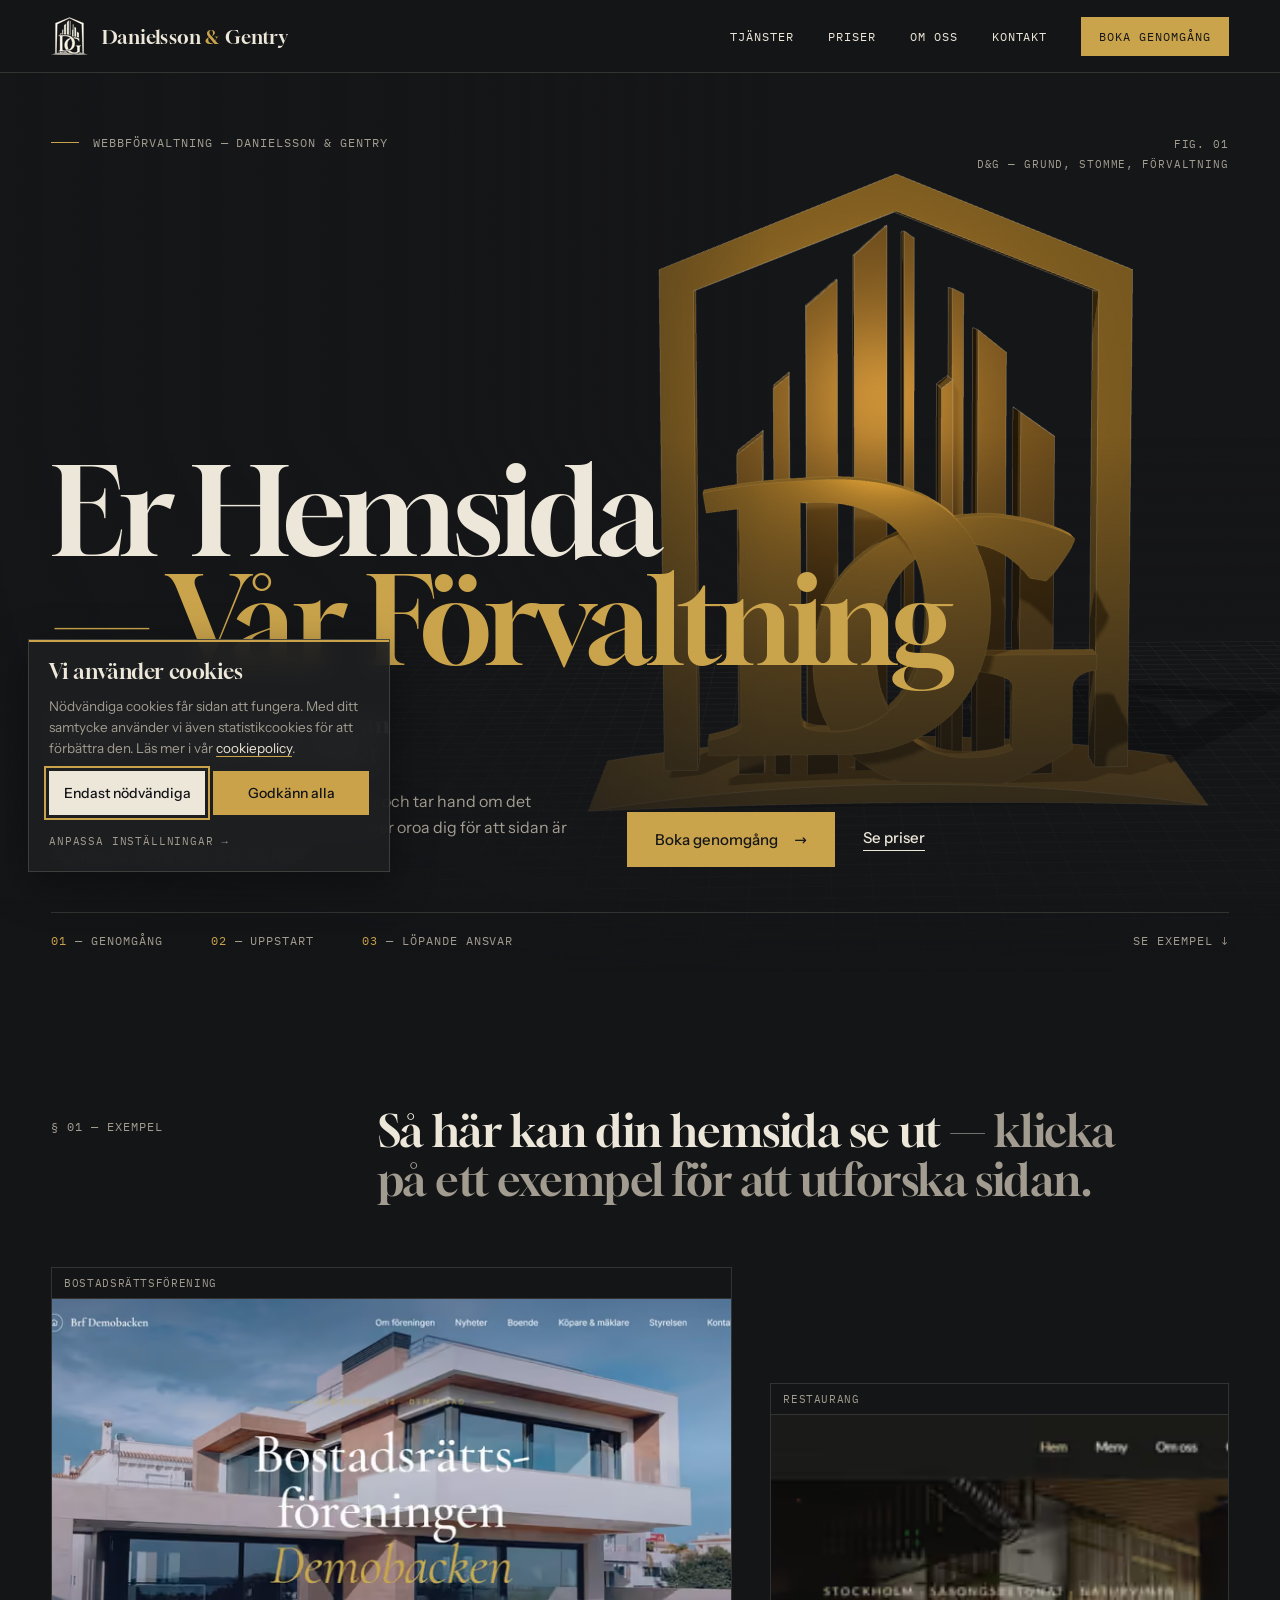
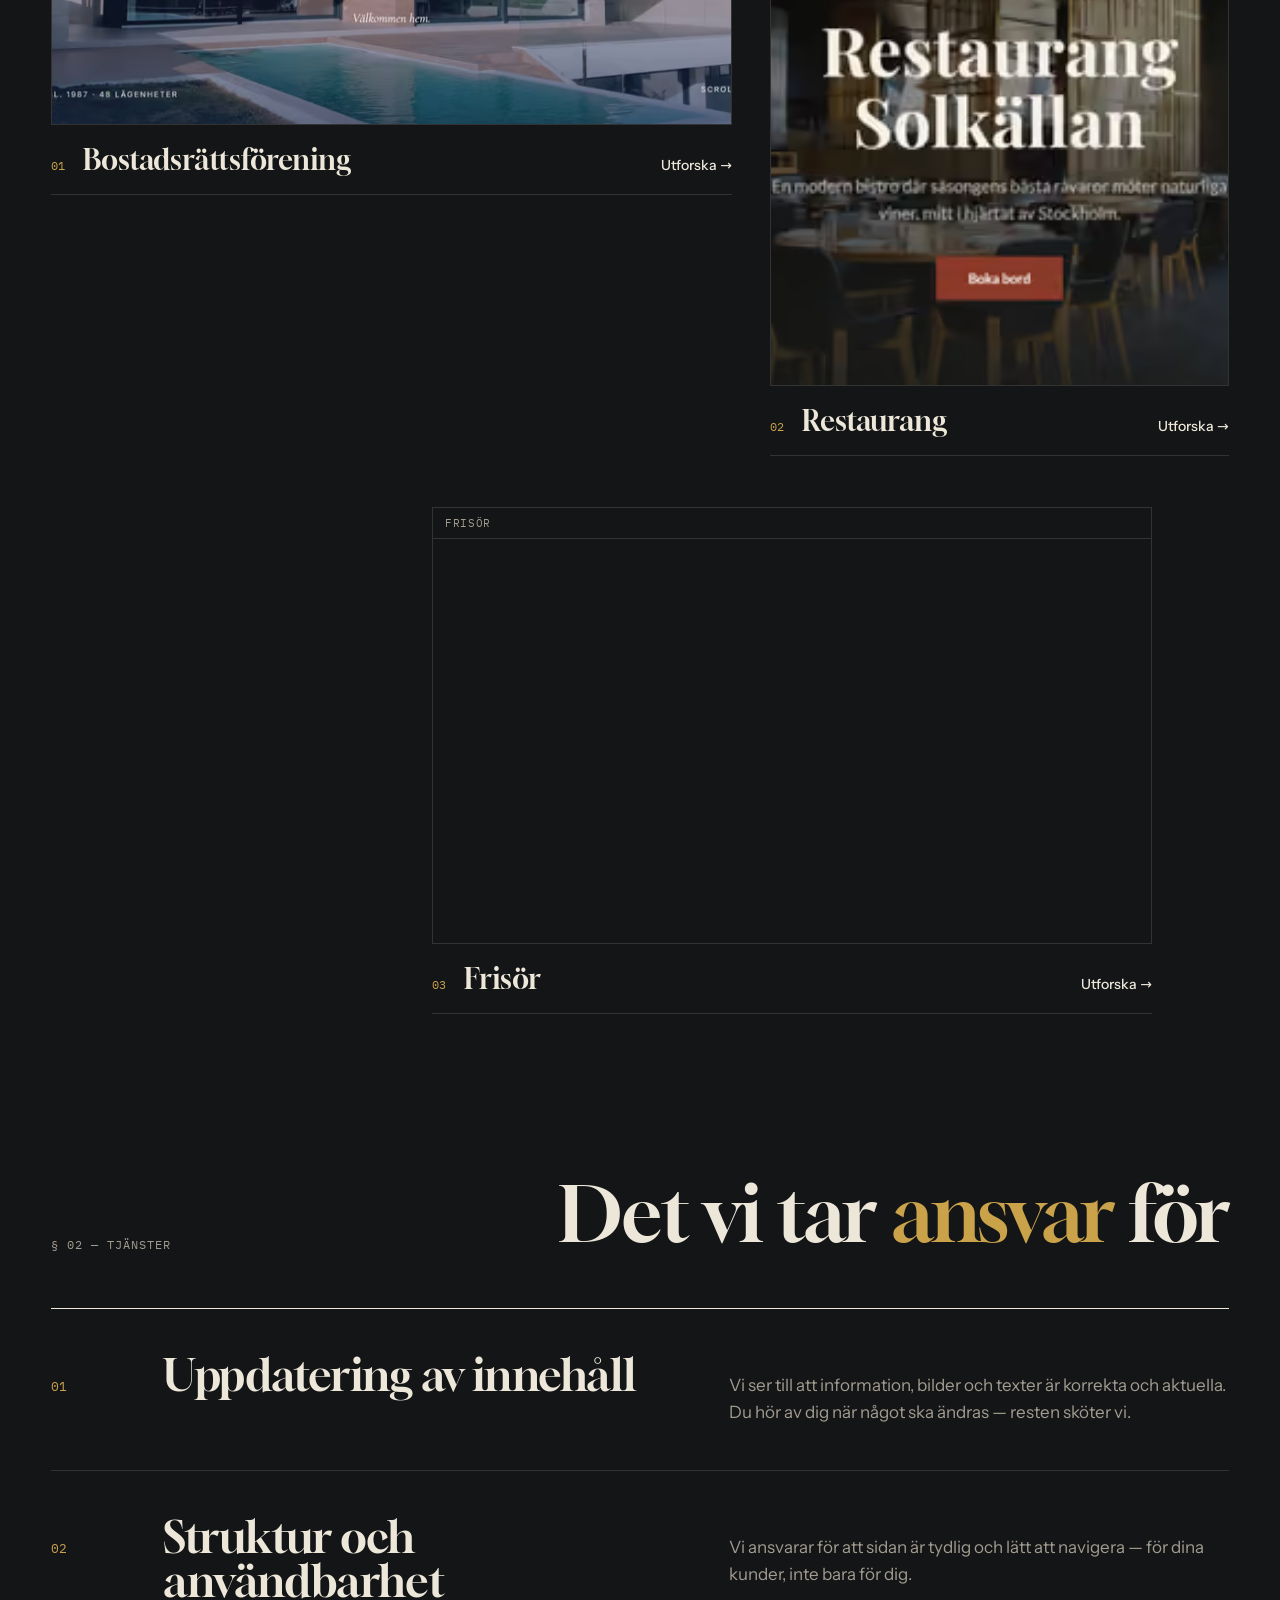
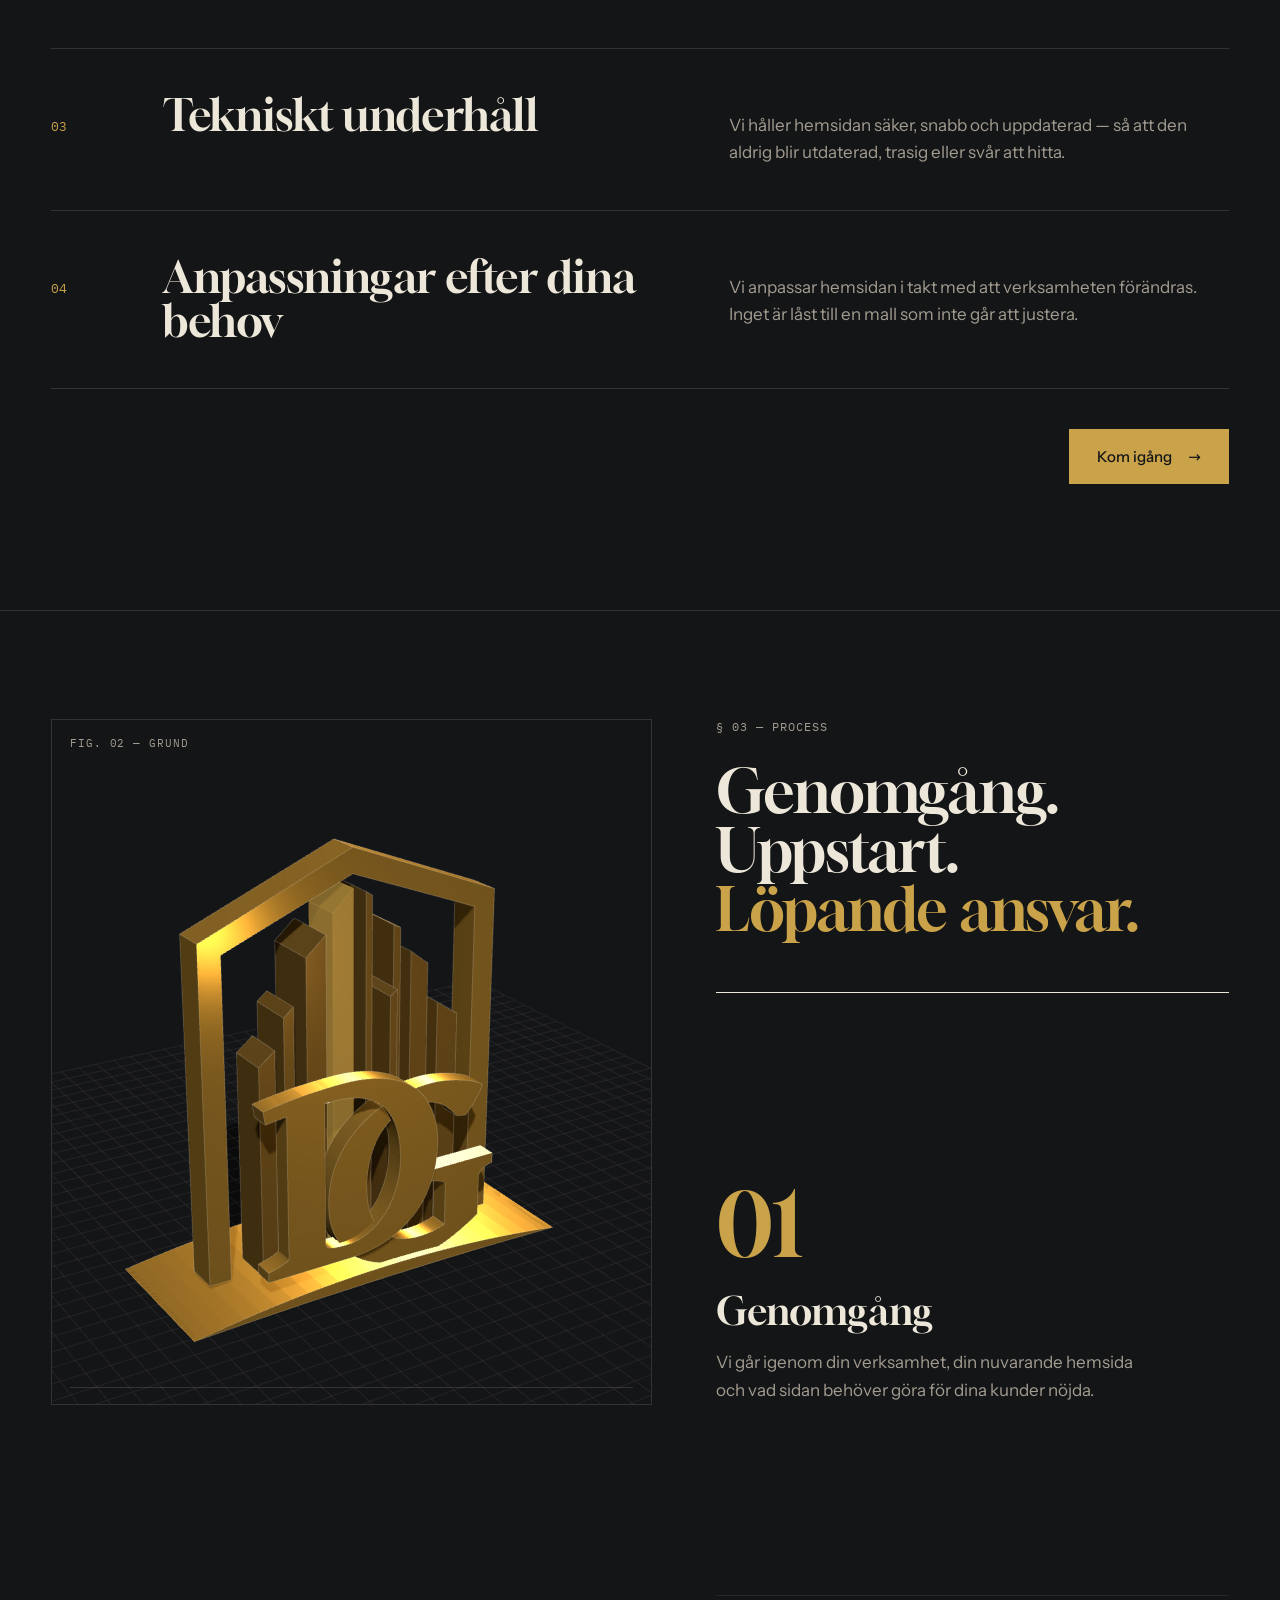
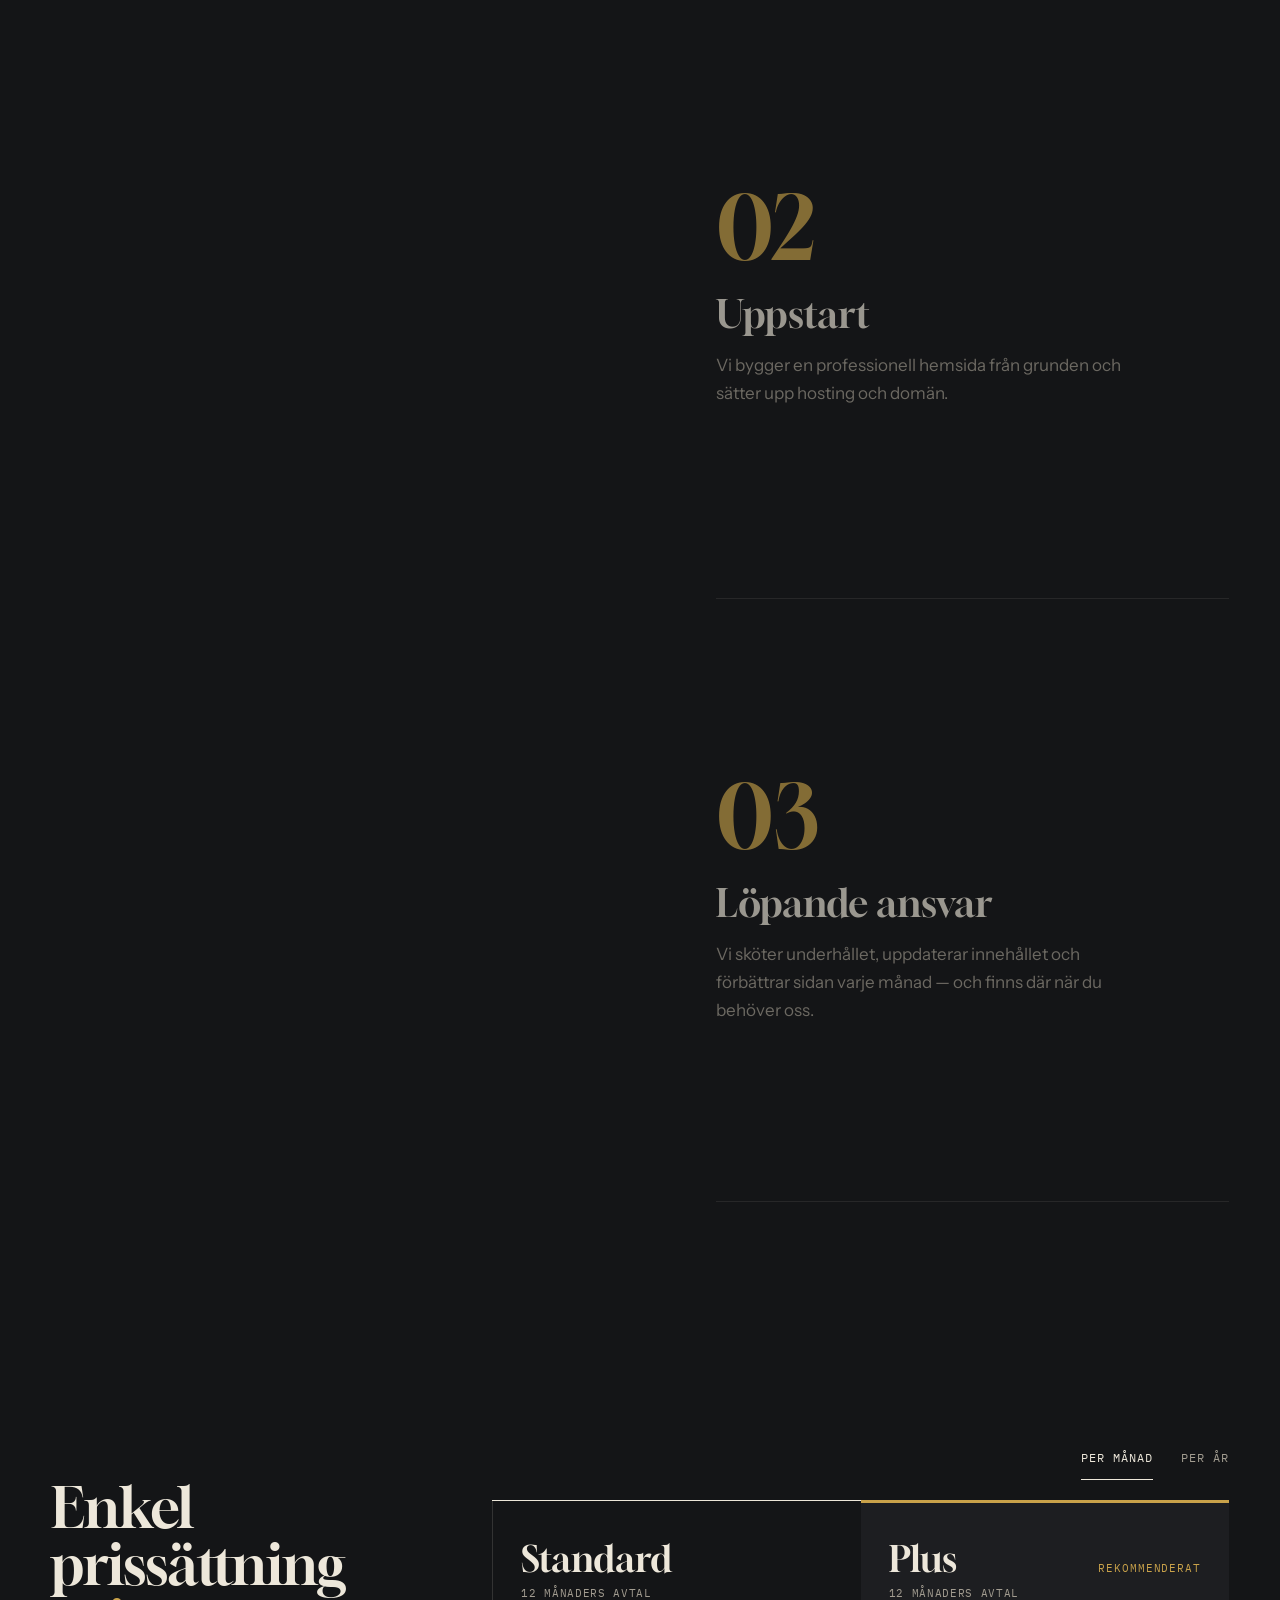
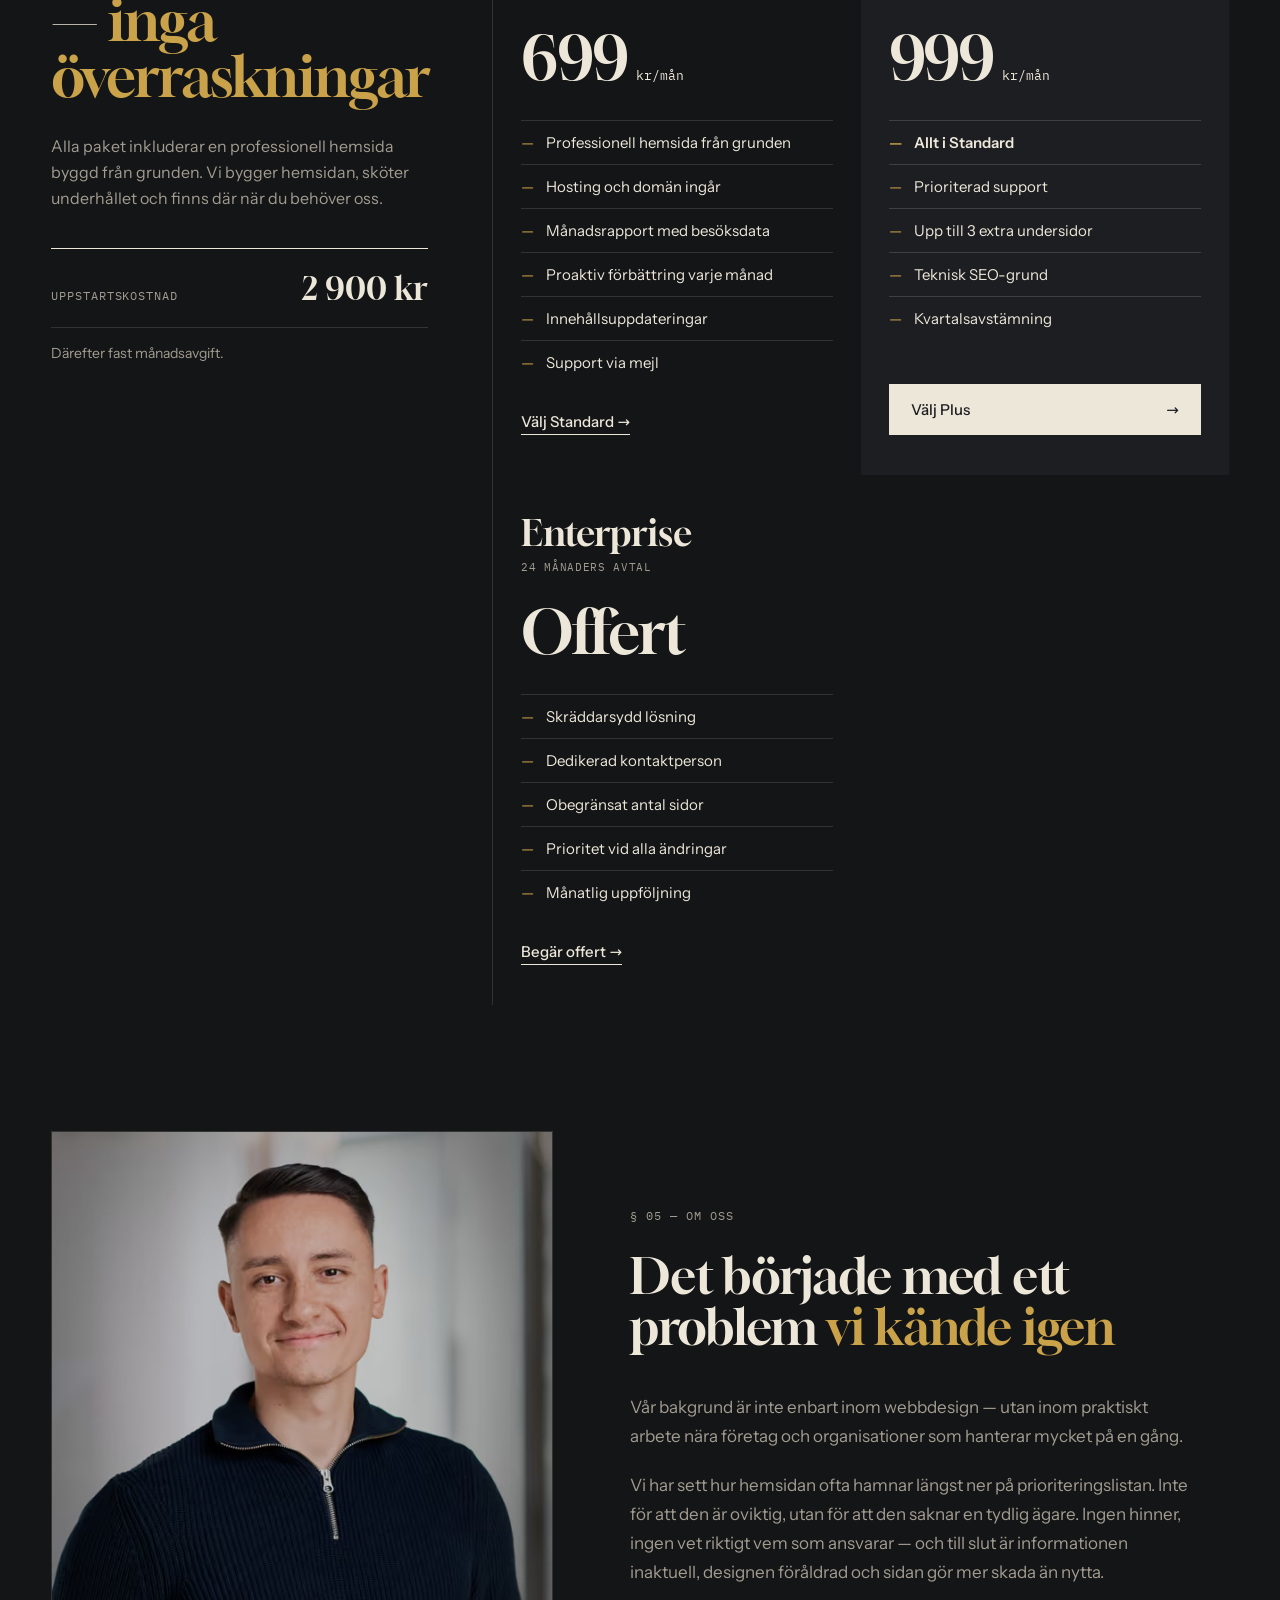
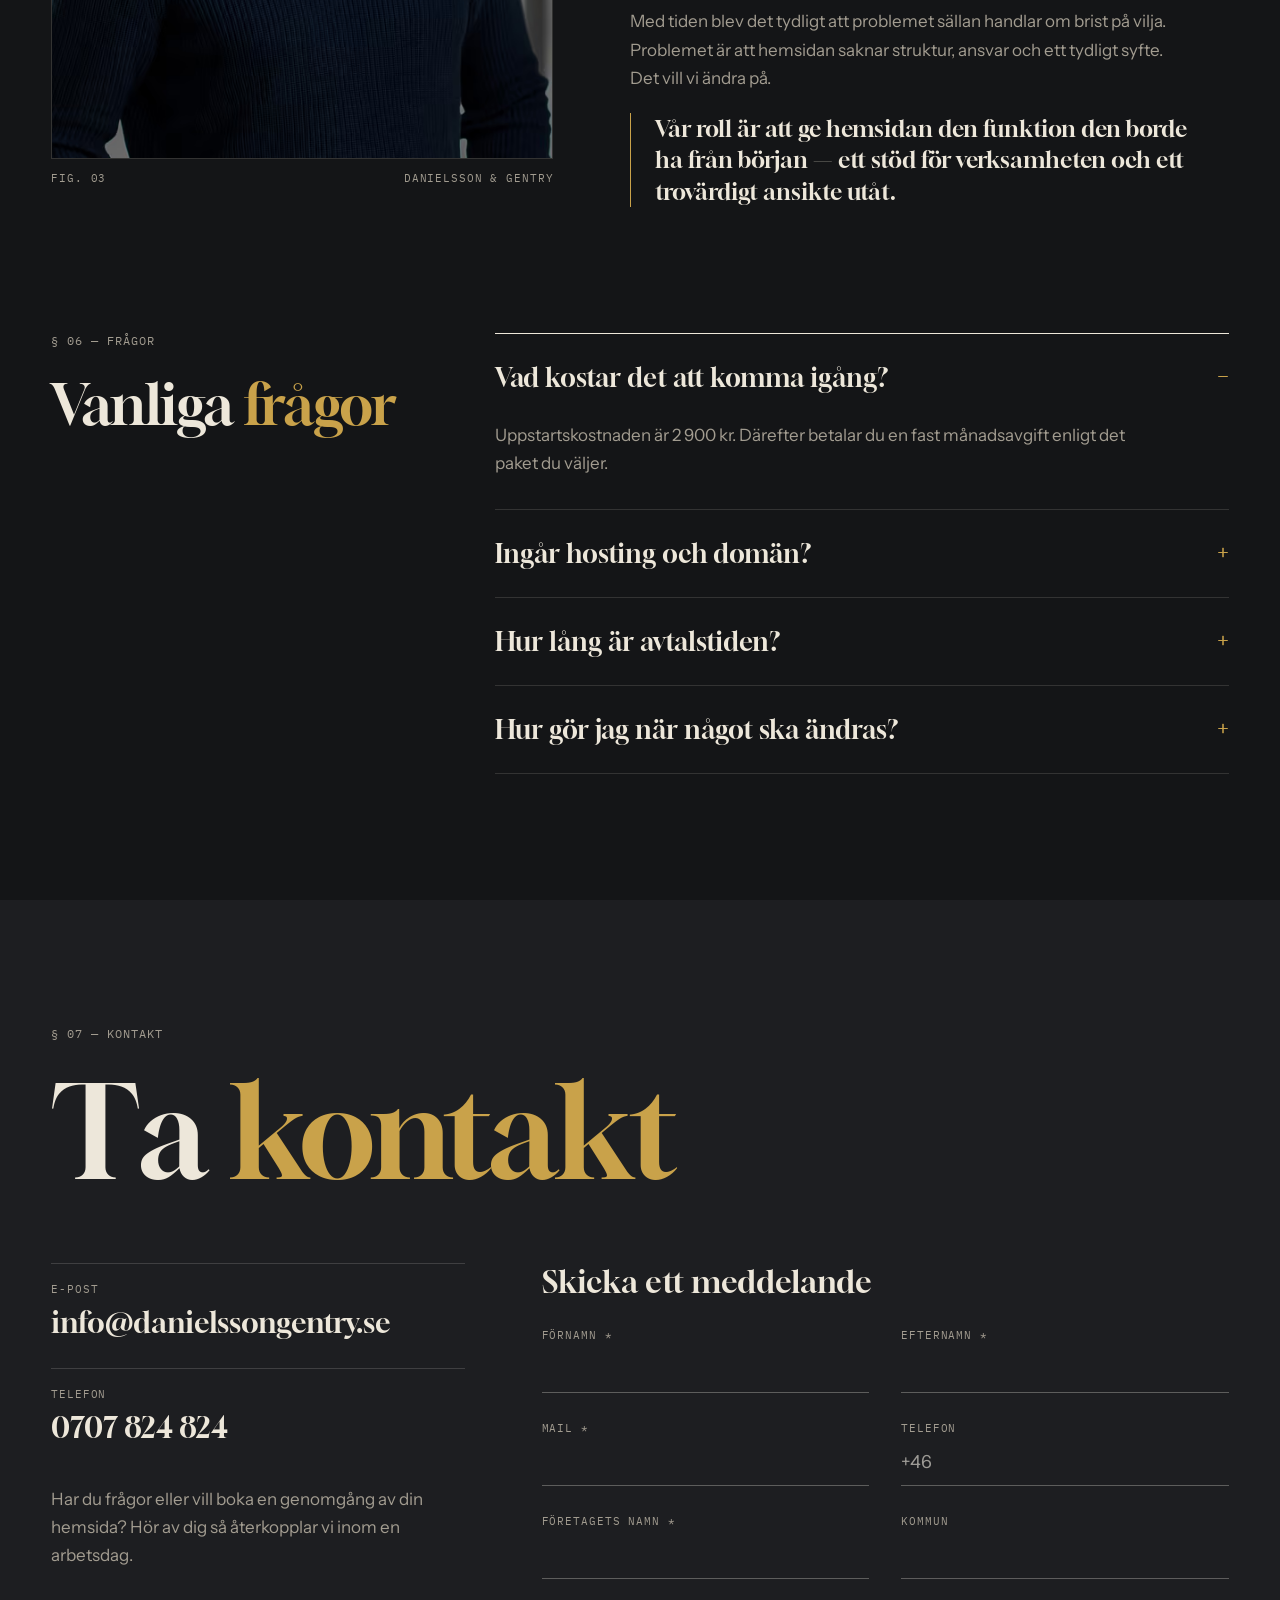
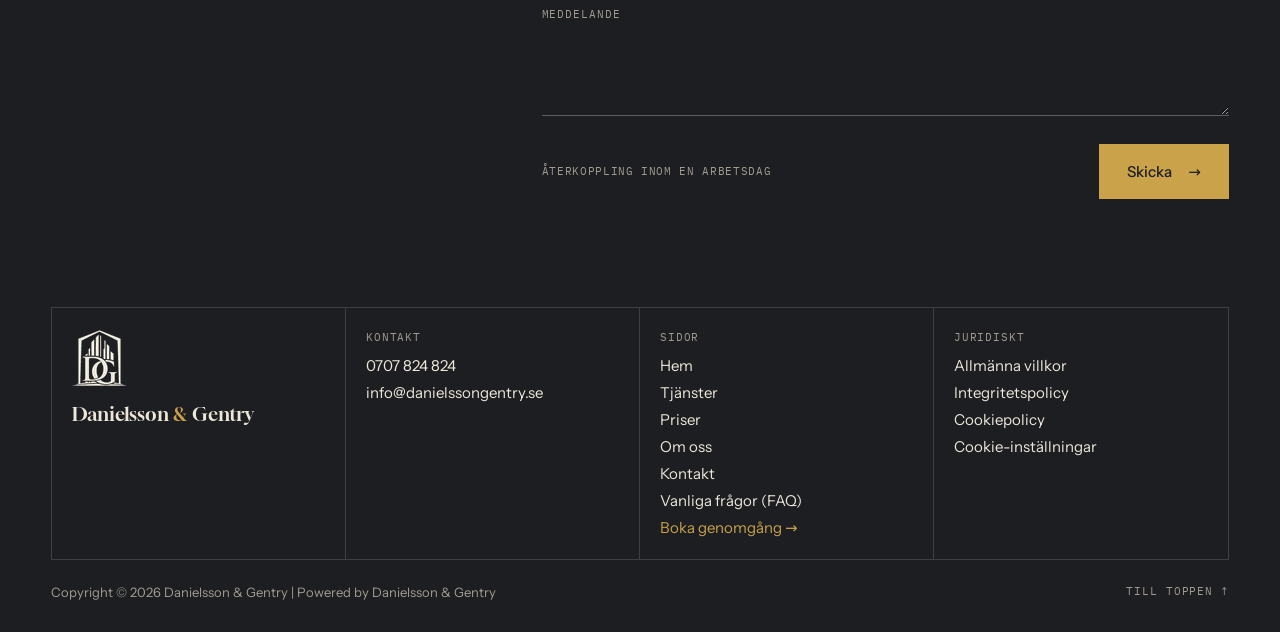
<file: index.html>
<!DOCTYPE html><html lang="sv"> <head><meta charset="utf-8"><meta name="viewport" content="width=device-width, initial-scale=1"><title>Danielsson &amp; Gentry – Webbförvaltning för företag</title><meta name="description" content="Vi bygger moderna, professionella hemsidor och tar hand om det löpande underhållet. Från 699 kr/mån."><link rel="canonical" href="https://danielssongentry.se/"><meta name="theme-color" content="#141517"><meta property="og:type" content="website"><meta property="og:site_name" content="Danielsson &#38; Gentry"><meta property="og:locale" content="sv_SE"><meta property="og:title" content="Danielsson &#38; Gentry – Webbförvaltning för företag"><meta property="og:description" content="Vi bygger moderna, professionella hemsidor och tar hand om det löpande underhållet. Från 699 kr/mån."><meta property="og:url" content="https://danielssongentry.se/"><meta property="og:image" content="https://danielssongentry.se/og-image.png"><meta property="og:image:width" content="1200"><meta property="og:image:height" content="630"><meta property="og:image:alt" content="Danielsson & Gentry – Er hemsida, vår förvaltning"><meta name="twitter:card" content="summary_large_image"><meta name="twitter:title" content="Danielsson &#38; Gentry – Webbförvaltning för företag"><meta name="twitter:description" content="Vi bygger moderna, professionella hemsidor och tar hand om det löpande underhållet. Från 699 kr/mån."><meta name="twitter:image" content="https://danielssongentry.se/og-image.png"><link rel="icon" href="/favicon.ico" sizes="32x32"><link rel="icon" type="image/png" href="/favicon-32.png" sizes="32x32"><link rel="apple-touch-icon" href="/apple-touch-icon.png"><link rel="manifest" href="/site.webmanifest"><link rel="preload" as="font" type="font/woff2" href="/_astro/gloock-latin-400-normal.3dTk9V3B.woff2" crossorigin><link rel="preload" as="font" type="font/woff2" href="/_astro/instrument-sans-latin-400-normal.DRC__1Mx.woff2" crossorigin><script type="application/ld+json">{"@context":"https://schema.org","@type":"ProfessionalService","name":"Danielsson & Gentry","url":"https://danielssongentry.se/","email":"info@danielssongentry.se","telephone":"+46707824824","image":"https://danielssongentry.se/og-image.png","address":{"@type":"PostalAddress","addressLocality":"Stockholm","addressCountry":"SE"},"areaServed":{"@type":"Country","name":"Sverige"}}</script><!-- Kundens nycklar (Web3Forms, GA4). Redigera /dg-config.js --><script src="/dg-config.js"></script><script type="module" src="/_astro/Layout.astro_astro_type_script_index_0_lang.D2qzM2a7.js"></script><link rel="stylesheet" href="/_astro/allmanna-villkor.BVaaoK7e.css">
<style>#form-submit[disabled]{opacity:.6;cursor:progress!important}
</style></head> <body> <a href="#main" class="skip-link">Hoppa till innehållet</a> <header style="position:fixed;top:0;left:0;right:0;z-index:50;background:rgba(20,21,23,.82);backdrop-filter:blur(12px);-webkit-backdrop-filter:blur(12px);border-bottom:1px solid rgba(237,231,218,.14)"><div style="max-width:1440px;margin:0 auto;padding:0 clamp(20px,4vw,56px);height:72px;display:flex;align-items:center;justify-content:space-between;gap:24px"><a href="#hem" style="display:flex;align-items:center;gap:14px;white-space:nowrap" aria-label="Danielsson & Gentry – startsidan"><img src="/_astro/logo-light.DVmTBRzm_KbYwx.webp" srcset="/_astro/logo-light.DVmTBRzm_KbYwx.webp 1x, /_astro/logo-light.DVmTBRzm_ai1JX.webp 2x, /_astro/logo-light.DVmTBRzm_1weSSV.webp 3x" alt loading="eager" decoding="async" style="height:38px;width:auto;display:block;" fetchpriority="auto" width="37" height="38"><span style="font-family:'Gloock',serif;font-size:19px;letter-spacing:.01em">Danielsson <span style="font-style:normal;color:#C9A24A">&amp;</span> Gentry</span></a><nav class="only-desk" aria-label="Huvudmeny" style="display:flex;align-items:center;gap:34px;font-family:'IBM Plex Mono',monospace;font-size:12px;letter-spacing:.08em;text-transform:uppercase"><a href="/tjanster/">Tjänster</a><a href="/priser/">Priser</a><a href="/om-oss/">Om oss</a><a href="/kontakt/">Kontakt</a><a href="/kontakt/" class="h-gold" style="white-space:nowrap;background:#C9A24A;color:#141517;padding:12px 18px;transition:background .3s">Boka genomgång</a></nav><button id="menu-toggle" class="only-mob" type="button" aria-expanded="false" aria-controls="mobile-menu" data-open="Stäng" data-closed="Meny" style="background:none;border:1px solid #EDE7DA;padding:10px 14px;font-family:'IBM Plex Mono',monospace;font-size:12px;letter-spacing:.08em;text-transform:uppercase;cursor:pointer;min-height:44px;min-width:72px">Meny</button></div></header><div id="mobile-menu" class="only-mob" hidden style="position:fixed;inset:72px 0 0 0;z-index:49;background:#141517;padding:28px clamp(20px,4vw,56px);overflow-y:auto"><nav aria-label="Mobilmeny" style="display:flex;flex-direction:column"><a href="/tjanster/" style="font-family:'Gloock',serif;font-size:42px;padding:14px 0;border-bottom:1px solid rgba(237,231,218,.14)">Tjänster</a><a href="/priser/" style="font-family:'Gloock',serif;font-size:42px;padding:14px 0;border-bottom:1px solid rgba(237,231,218,.14)">Priser</a><a href="/om-oss/" style="font-family:'Gloock',serif;font-size:42px;padding:14px 0;border-bottom:1px solid rgba(237,231,218,.14)">Om oss</a><a href="/kontakt/" style="font-family:'Gloock',serif;font-size:42px;padding:14px 0;border-bottom:1px solid rgba(237,231,218,.14)">Kontakt</a><a href="/kontakt/" style="margin-top:28px;background:#C9A24A;color:#141517;padding:18px 22px;font-size:16px;font-weight:500;display:flex;justify-content:space-between">Boka genomgång <span aria-hidden="true">→</span></a></nav></div> <main id="main">  <section id="hem" aria-labelledby="hem-h" style="position:relative;min-height:100svh;padding-top:72px;display:flex;flex-direction:column;overflow:hidden"> <div id="hero-scene" aria-hidden="true" style="position:absolute;inset:0"></div> <img id="hero-fallback" src="/logo-light.png" alt="" width="437" height="448" loading="lazy" decoding="async" style="display:none;position:absolute;right:8%;top:50%;height:58%;width:auto;transform:translateY(-50%);opacity:.12"> <div style="position:absolute;inset:0;pointer-events:none;background:linear-gradient(90deg,rgba(20,21,23,.94) 0%,rgba(20,21,23,.6) 34%,rgba(20,21,23,0) 60%)"></div> <div style="position:absolute;left:0;right:0;bottom:0;height:55%;pointer-events:none;background:linear-gradient(0deg,rgba(20,21,23,.96) 0%,rgba(20,21,23,.55) 45%,rgba(20,21,23,0) 100%)"></div> <div style="position:relative;z-index:2;flex:1;max-width:1440px;width:100%;box-sizing:border-box;margin:0 auto;padding:clamp(36px,7vh,80px) clamp(20px,4vw,56px) clamp(28px,5vh,48px);display:flex;flex-direction:column;justify-content:space-between;gap:48px;pointer-events:none"> <div style="display:flex;justify-content:space-between;align-items:flex-start;flex-wrap:wrap;gap:24px"> <div style="display:flex;align-items:center;gap:14px;font-family:'IBM Plex Mono',monospace;font-size:12px;letter-spacing:.08em;text-transform:uppercase;color:#A29C90"> <span style="width:28px;height:1px;background:#C9A24A;flex:none"></span><span>Webbförvaltning — Danielsson &amp; Gentry</span> </div> <div aria-hidden="true" style="font-family:'IBM Plex Mono',monospace;font-size:11px;letter-spacing:.08em;text-transform:uppercase;color:#A29C90;text-align:right;line-height:1.8">Fig. 01<br>D&amp;G — grund, stomme, förvaltning</div> </div> <div style="max-width:980px"> <h1 id="hem-h" style="font-family:'Gloock',serif;font-weight:400;font-size:clamp(56px,9.4vw,164px);line-height:.9;letter-spacing:-.03em;margin:0 0 clamp(28px,4vh,44px)">Er Hemsida<br><span style="color:#C9A24A">— Vår Förvaltning</span></h1> <div style="display:flex;flex-wrap:wrap;gap:28px 56px;align-items:flex-end"> <div style="flex:1 1 360px;max-width:520px"> <p style="font-family:'Gloock',serif;font-size:clamp(21px,1.8vw,26px);line-height:1.3;margin:0 0 18px;text-wrap:balance">Webbförvaltning för företag som vill fokusera på sin verksamhet</p> <p style="font-size:16px;line-height:1.65;color:#A29C90;margin:0;text-wrap:pretty">Vi bygger moderna, professionella hemsidor och tar hand om det löpande underhållet — så att du aldrig behöver oroa dig för att sidan är utdaterad, trasig eller svår att hitta.</p> </div> <div style="display:flex;flex-wrap:wrap;gap:14px 28px;align-items:center;pointer-events:auto"> <a href="#kontakt" class="h-gold" style="background:#C9A24A;color:#141517;padding:18px 28px;font-size:15px;font-weight:500;display:flex;gap:16px;align-items:center;transition:background .3s">Boka genomgång <span aria-hidden="true">→</span></a> <a href="#priser" style="font-size:15px;font-weight:500;border-bottom:1px solid currentColor;padding-bottom:3px">Se priser</a> </div> </div> </div> </div> <div style="position:relative;z-index:2;max-width:1440px;width:100%;box-sizing:border-box;margin:0 auto;padding:0 clamp(20px,4vw,56px)"> <div style="border-top:1px solid rgba(237,231,218,.14);padding:20px 0 24px;display:flex;flex-wrap:wrap;gap:12px 48px;font-family:'IBM Plex Mono',monospace;font-size:12px;letter-spacing:.08em;text-transform:uppercase;color:#A29C90"> <span><span style="color:#C9A24A">01</span> — Genomgång</span> <span><span style="color:#C9A24A">02</span> — Uppstart</span> <span><span style="color:#C9A24A">03</span> — Löpande ansvar</span> <a href="#exempel" style="margin-left:auto">Se exempel ↓</a> </div> </div> </section> <section id="exempel" aria-labelledby="exempel-h" style="scroll-margin-top:72px;padding:clamp(96px,15vh,180px) 0 clamp(80px,12vh,150px)"> <div style="max-width:1440px;margin:0 auto;padding:0 clamp(20px,4vw,56px)"> <div style="display:flex;flex-wrap:wrap;gap:24px 64px;margin-bottom:clamp(48px,7vh,88px)"> <div data-reveal="0" style="flex:1 1 180px;max-width:280px;font-family:'IBM Plex Mono',monospace;font-size:12px;letter-spacing:.08em;text-transform:uppercase;color:#A29C90;padding-top:12px">§ 01 — Exempel</div> <h2 id="exempel-h" data-reveal="100" style="flex:4 1 520px;margin:0;font-family:'Gloock',serif;font-weight:400;font-size:clamp(30px,3.4vw,52px);line-height:1.12;letter-spacing:-.01em;text-wrap:balance">Så här kan din hemsida se ut — <span style="font-style:normal;color:#A29C90">klicka på ett exempel för att utforska sidan.</span></h2> </div> <div style="display:flex;flex-wrap:wrap;gap:clamp(32px,4vw,64px) clamp(24px,3vw,48px);align-items:flex-start"> <div data-reveal="0" style="flex:1.45 1 480px;min-width:0"> <a href="https://demo.danielssongentry.se/" class="h-card" target="_blank" rel="noopener noreferrer" aria-label="Utforska exempelsidan Bostadsrättsförening (öppnas i en ny flik)" style="display:block;border:1px solid rgba(237,231,218,.14);background:#141517;transition:border-color .3s"> <div style="height:30px;border-bottom:1px solid rgba(237,231,218,.14);display:flex;align-items:center;padding:0 12px;font-family:'IBM Plex Mono',monospace;font-size:10.5px;letter-spacing:.06em;text-transform:uppercase;color:#A29C90">Bostadsrättsförening</div> <div style="position:relative;aspect-ratio:16/10"> <picture> <source srcset="/_astro/ex-brf.C4pypkWK_X4b78.avif 480w, /_astro/ex-brf.C4pypkWK_Z1v04Ej.avif 800w, /_astro/ex-brf.C4pypkWK_ZJd5dz.avif 1200w, /_astro/ex-brf.C4pypkWK_fFJOd.avif 1600w" type="image/avif" sizes="(min-width: 1000px) 56vw, 100vw"><source srcset="/_astro/ex-brf.C4pypkWK_2bAPvk.webp 480w, /_astro/ex-brf.C4pypkWK_Zhspg7.webp 800w, /_astro/ex-brf.C4pypkWK_1wYqkY.webp 1200w, /_astro/ex-brf.C4pypkWK_2wSgnL.webp 1600w" type="image/webp" sizes="(min-width: 1000px) 56vw, 100vw">  <img src="/_astro/ex-brf.C4pypkWK_tMekk.jpg" srcset="/_astro/ex-brf.C4pypkWK_ZOxmxc.jpg 480w, /_astro/ex-brf.C4pypkWK_1Lzvui.jpg 800w, /_astro/ex-brf.C4pypkWK_Zv6AHs.jpg 1200w, /_astro/ex-brf.C4pypkWK_tMekk.jpg 1600w" alt="Skärmbild av exempelsida för en bostadsrättsförening" sizes="(min-width: 1000px) 56vw, 100vw" loading="lazy" decoding="async" style="position:absolute;inset:0;width:100%;height:100%;object-fit:cover;object-position:center top;display:block" fetchpriority="auto" width="1600" height="862"> </picture> </div> </a> <a href="https://demo.danielssongentry.se/" target="_blank" rel="noopener noreferrer" style="display:flex;align-items:baseline;gap:18px;padding:18px 0;border-bottom:1px solid rgba(237,231,218,.14)"><span style="font-family:'IBM Plex Mono',monospace;font-size:12px;color:#C9A24A">01</span><span style="font-family:'Gloock',serif;font-size:clamp(24px,2.2vw,32px);flex:1">Bostadsrättsförening</span><span style="font-size:14px;font-weight:500">Utforska <span aria-hidden="true">→</span><span class="sr-only"> (öppnas i en ny flik)</span></span></a> </div><div data-reveal="120" style="flex:1 1 320px;min-width:0;margin-top:clamp(0px,9vw,160px)"> <a href="https://demo3.danielssongentry.se/" class="h-card" target="_blank" rel="noopener noreferrer" aria-label="Utforska exempelsidan Restaurang (öppnas i en ny flik)" style="display:block;border:1px solid rgba(237,231,218,.14);background:#141517;transition:border-color .3s"> <div style="height:30px;border-bottom:1px solid rgba(237,231,218,.14);display:flex;align-items:center;padding:0 12px;font-family:'IBM Plex Mono',monospace;font-size:10.5px;letter-spacing:.06em;text-transform:uppercase;color:#A29C90">Restaurang</div> <div style="position:relative;aspect-ratio:4/5"> <picture> <source srcset="/_astro/ex-restaurang.zPwfCpo4_12MVip.avif 480w, /_astro/ex-restaurang.zPwfCpo4_RfLjK.avif 800w, /_astro/ex-restaurang.zPwfCpo4_1rKmjV.avif 1200w, /_astro/ex-restaurang.zPwfCpo4_Z1IDIuC.avif 1600w" type="image/avif" sizes="(min-width: 1000px) 34vw, 100vw"><source srcset="/_astro/ex-restaurang.zPwfCpo4_1pzlF6.webp 480w, /_astro/ex-restaurang.zPwfCpo4_1f2bGr.webp 800w, /_astro/ex-restaurang.zPwfCpo4_Z2dJaAw.webp 1200w, /_astro/ex-restaurang.zPwfCpo4_ZjW7B9.webp 1600w" type="image/webp" sizes="(min-width: 1000px) 34vw, 100vw">  <img src="/_astro/ex-restaurang.zPwfCpo4_1J9naF.jpg" srcset="/_astro/ex-restaurang.zPwfCpo4_ZXrmUi.jpg 480w, /_astro/ex-restaurang.zPwfCpo4_Z18YwSW.jpg 800w, /_astro/ex-restaurang.zPwfCpo4_Z9CENH.jpg 1200w, /_astro/ex-restaurang.zPwfCpo4_1J9naF.jpg 1600w" alt="Skärmbild av exempelsida för en restaurang" sizes="(min-width: 1000px) 34vw, 100vw" loading="lazy" decoding="async" style="position:absolute;inset:0;width:100%;height:100%;object-fit:cover;object-position:center top;display:block" fetchpriority="auto" width="1600" height="864"> </picture> </div> </a> <a href="https://demo3.danielssongentry.se/" target="_blank" rel="noopener noreferrer" style="display:flex;align-items:baseline;gap:18px;padding:18px 0;border-bottom:1px solid rgba(237,231,218,.14)"><span style="font-family:'IBM Plex Mono',monospace;font-size:12px;color:#C9A24A">02</span><span style="font-family:'Gloock',serif;font-size:clamp(24px,2.2vw,32px);flex:1">Restaurang</span><span style="font-size:14px;font-weight:500">Utforska <span aria-hidden="true">→</span><span class="sr-only"> (öppnas i en ny flik)</span></span></a> </div><div data-reveal="0" style="flex:0 1 720px;min-width:0;margin-left:auto;margin-right:clamp(0px,6vw,120px)"> <a href="https://demo2.danielssongentry.se/" class="h-card" target="_blank" rel="noopener noreferrer" aria-label="Utforska exempelsidan Frisör (öppnas i en ny flik)" style="display:block;border:1px solid rgba(237,231,218,.14);background:#141517;transition:border-color .3s"> <div style="height:30px;border-bottom:1px solid rgba(237,231,218,.14);display:flex;align-items:center;padding:0 12px;font-family:'IBM Plex Mono',monospace;font-size:10.5px;letter-spacing:.06em;text-transform:uppercase;color:#A29C90">Frisör</div> <div style="position:relative;aspect-ratio:16/9"> <picture> <source srcset="/_astro/ex-frisor.D4IjoUYv_2s2w1V.avif 480w, /_astro/ex-frisor.D4IjoUYv_ZFFWCz.avif 800w, /_astro/ex-frisor.D4IjoUYv_Z2c9U1C.avif 1200w, /_astro/ex-frisor.D4IjoUYv_1pS3L.avif 1600w" type="image/avif" sizes="(min-width: 1000px) 50vw, 100vw"><source srcset="/_astro/ex-frisor.D4IjoUYv_Z1iKCb6.webp 480w, /_astro/ex-frisor.D4IjoUYv_CH1Xk.webp 800w, /_astro/ex-frisor.D4IjoUYv_Z21ygO9.webp 1200w, /_astro/ex-frisor.D4IjoUYv_c1wgf.webp 1600w" type="image/webp" sizes="(min-width: 1000px) 50vw, 100vw">  <img src="/_astro/ex-frisor.D4IjoUYv_Z1gNWoJ.jpg" srcset="/_astro/ex-frisor.D4IjoUYv_Vq4c6.jpg 480w, /_astro/ex-frisor.D4IjoUYv_Z2cipsp.jpg 800w, /_astro/ex-frisor.D4IjoUYv_1zMnjN.jpg 1200w, /_astro/ex-frisor.D4IjoUYv_Z1gNWoJ.jpg 1600w" alt="Skärmbild av exempelsida för en frisör" sizes="(min-width: 1000px) 50vw, 100vw" loading="lazy" decoding="async" style="position:absolute;inset:0;width:100%;height:100%;object-fit:cover;object-position:center top;display:block" fetchpriority="auto" width="1600" height="863"> </picture> </div> </a> <a href="https://demo2.danielssongentry.se/" target="_blank" rel="noopener noreferrer" style="display:flex;align-items:baseline;gap:18px;padding:18px 0;border-bottom:1px solid rgba(237,231,218,.14)"><span style="font-family:'IBM Plex Mono',monospace;font-size:12px;color:#C9A24A">03</span><span style="font-family:'Gloock',serif;font-size:clamp(24px,2.2vw,32px);flex:1">Frisör</span><span style="font-size:14px;font-weight:500">Utforska <span aria-hidden="true">→</span><span class="sr-only"> (öppnas i en ny flik)</span></span></a> </div> </div> </div> </section> <section id="tjanster" aria-labelledby="tjanster-h" style="scroll-margin-top:72px;padding:clamp(40px,6vh,80px) 0 clamp(96px,14vh,180px)"> <div style="max-width:1440px;margin:0 auto;padding:0 clamp(20px,4vw,56px)"> <div style="display:flex;flex-wrap:wrap;justify-content:space-between;align-items:flex-end;gap:24px;margin-bottom:56px"> <div data-reveal="0" style="font-family:'IBM Plex Mono',monospace;font-size:12px;letter-spacing:.08em;text-transform:uppercase;color:#A29C90">§ 02 — Tjänster</div> <h2 id="tjanster-h" data-reveal="100" style="font-family:'Gloock',serif;font-weight:400;font-size:clamp(44px,6vw,96px);line-height:.98;letter-spacing:-.02em;margin:0;text-align:right">Det vi tar <span style="font-style:normal;color:#C9A24A">ansvar</span> för</h2> </div> <div data-reveal="0"> <div class="h-row" style="display:flex;flex-wrap:wrap;gap:16px 40px;padding:44px 0;border-top:1px solid #EDE7DA;align-items:baseline;transition:padding .6s cubic-bezier(.2,.7,.1,1)"> <div style="flex:0 0 72px;font-family:'IBM Plex Mono',monospace;font-size:13px;color:#C9A24A">01</div> <h3 style="flex:1 1 320px;margin:0;font-family:'Gloock',serif;font-weight:400;font-size:clamp(30px,3.4vw,52px);line-height:1.02;letter-spacing:-.01em">Uppdatering av innehåll</h3> <p style="flex:1 1 300px;max-width:500px;margin:0;font-size:17px;line-height:1.6;color:#A29C90;text-wrap:pretty">Vi ser till att information, bilder och texter är korrekta och aktuella. Du hör av dig när något ska ändras — resten sköter vi.</p> </div> </div><div data-reveal="0"> <div class="h-row" style="display:flex;flex-wrap:wrap;gap:16px 40px;padding:44px 0;border-top:1px solid rgba(237,231,218,.14);align-items:baseline;transition:padding .6s cubic-bezier(.2,.7,.1,1)"> <div style="flex:0 0 72px;font-family:'IBM Plex Mono',monospace;font-size:13px;color:#C9A24A">02</div> <h3 style="flex:1 1 320px;margin:0;font-family:'Gloock',serif;font-weight:400;font-size:clamp(30px,3.4vw,52px);line-height:1.02;letter-spacing:-.01em">Struktur och användbarhet</h3> <p style="flex:1 1 300px;max-width:500px;margin:0;font-size:17px;line-height:1.6;color:#A29C90;text-wrap:pretty">Vi ansvarar för att sidan är tydlig och lätt att navigera — för dina kunder, inte bara för dig.</p> </div> </div><div data-reveal="0"> <div class="h-row" style="display:flex;flex-wrap:wrap;gap:16px 40px;padding:44px 0;border-top:1px solid rgba(237,231,218,.14);align-items:baseline;transition:padding .6s cubic-bezier(.2,.7,.1,1)"> <div style="flex:0 0 72px;font-family:'IBM Plex Mono',monospace;font-size:13px;color:#C9A24A">03</div> <h3 style="flex:1 1 320px;margin:0;font-family:'Gloock',serif;font-weight:400;font-size:clamp(30px,3.4vw,52px);line-height:1.02;letter-spacing:-.01em">Tekniskt underhåll</h3> <p style="flex:1 1 300px;max-width:500px;margin:0;font-size:17px;line-height:1.6;color:#A29C90;text-wrap:pretty">Vi håller hemsidan säker, snabb och uppdaterad — så att den aldrig blir utdaterad, trasig eller svår att hitta.</p> </div> </div><div data-reveal="0"> <div class="h-row" style="display:flex;flex-wrap:wrap;gap:16px 40px;padding:44px 0;border-top:1px solid rgba(237,231,218,.14);border-bottom:1px solid rgba(237,231,218,.14);align-items:baseline;transition:padding .6s cubic-bezier(.2,.7,.1,1)"> <div style="flex:0 0 72px;font-family:'IBM Plex Mono',monospace;font-size:13px;color:#C9A24A">04</div> <h3 style="flex:1 1 320px;margin:0;font-family:'Gloock',serif;font-weight:400;font-size:clamp(30px,3.4vw,52px);line-height:1.02;letter-spacing:-.01em">Anpassningar efter dina behov</h3> <p style="flex:1 1 300px;max-width:500px;margin:0;font-size:17px;line-height:1.6;color:#A29C90;text-wrap:pretty">Vi anpassar hemsidan i takt med att verksamheten förändras. Inget är låst till en mall som inte går att justera.</p> </div> </div> <div data-reveal="0" style="display:flex;justify-content:flex-end;margin-top:40px"> <a href="#kontakt" class="h-gold" style="background:#C9A24A;color:#141517;padding:18px 28px;font-size:15px;font-weight:500;display:flex;gap:16px;transition:background .3s">Kom igång <span aria-hidden="true">→</span></a> </div> </div> </section> <section id="process" aria-labelledby="process-h" style="scroll-margin-top:72px;border-top:1px solid rgba(237,231,218,.14);padding:clamp(80px,12vh,140px) 0"> <div style="max-width:1440px;margin:0 auto;padding:0 clamp(20px,4vw,56px)" class="proc-outer"> <div class="proc-wrap"> <div class="proc-box"> <div id="proc-scene" style="position:absolute;inset:0" aria-hidden="true"></div> <div style="position:absolute;top:16px;left:18px;font-family:'IBM Plex Mono',monospace;font-size:11px;letter-spacing:.08em;text-transform:uppercase;color:#A29C90;pointer-events:none">Fig. 02 — <span id="proc-label">Grund</span></div> <div style="position:absolute;bottom:16px;left:18px;right:18px;height:1px;background:rgba(237,231,218,.14);pointer-events:none"><div id="proc-bar" style="height:1px;background:#C9A24A;width:0%"></div></div> </div> <div class="proc-col"> <div style="padding-bottom:clamp(32px,6vh,80px)"><div class="proc-card"> <div style="font-family:'IBM Plex Mono',monospace;font-size:12px;letter-spacing:.08em;text-transform:uppercase;color:#A29C90;margin-bottom:28px">§ 03 — Process</div> <h2 id="process-h" style="font-family:'Gloock',serif;font-weight:400;font-size:clamp(40px,4.6vw,72px);line-height:1;letter-spacing:-.02em;margin:0;text-wrap:balance">Genomgång. Uppstart. <span style="font-style:normal;color:#C9A24A">Löpande ansvar.</span></h2> </div></div> <div class="proc-step" data-step="0" style="border-top:1px solid #EDE7DA;"><div class="proc-card"> <div style="font-family:'Gloock',serif;font-style:normal;font-size:88px;line-height:.9;color:#C9A24A;margin-bottom:24px">01</div> <h3 style="margin:0 0 14px;font-family:'Gloock',serif;font-weight:400;font-size:clamp(32px,3vw,44px)">Genomgång</h3> <p style="margin:0;font-size:17px;line-height:1.65;color:#A29C90;max-width:440px">Vi går igenom din verksamhet, din nuvarande hemsida och vad sidan behöver göra för dina kunder nöjda.</p> </div></div><div class="proc-step" data-step="1" style="border-top:1px solid rgba(237,231,218,.14);"><div class="proc-card"> <div style="font-family:'Gloock',serif;font-style:normal;font-size:88px;line-height:.9;color:#C9A24A;margin-bottom:24px">02</div> <h3 style="margin:0 0 14px;font-family:'Gloock',serif;font-weight:400;font-size:clamp(32px,3vw,44px)">Uppstart</h3> <p style="margin:0;font-size:17px;line-height:1.65;color:#A29C90;max-width:440px">Vi bygger en professionell hemsida från grunden och sätter upp hosting och domän.</p> </div></div><div class="proc-step" data-step="2" style="border-top:1px solid rgba(237,231,218,.14);border-bottom:1px solid rgba(237,231,218,.14);"><div class="proc-card"> <div style="font-family:'Gloock',serif;font-style:normal;font-size:88px;line-height:.9;color:#C9A24A;margin-bottom:24px">03</div> <h3 style="margin:0 0 14px;font-family:'Gloock',serif;font-weight:400;font-size:clamp(32px,3vw,44px)">Löpande ansvar</h3> <p style="margin:0;font-size:17px;line-height:1.65;color:#A29C90;max-width:440px">Vi sköter underhållet, uppdaterar innehållet och förbättrar sidan varje månad — och finns där när du behöver oss.</p> </div></div> </div> </div> </div> </section> <section id="priser" aria-labelledby="priser-h" style="scroll-margin-top:72px;padding:clamp(96px,14vh,180px) 0"> <div style="max-width:1440px;margin:0 auto;padding:0 clamp(20px,4vw,56px)"> <div style="display:flex;flex-wrap:wrap;gap:48px clamp(40px,5vw,96px)"> <div style="flex:1 1 280px;max-width:400px"> <div data-reveal="0" style="font-family:'IBM Plex Mono',monospace;font-size:12px;letter-spacing:.08em;text-transform:uppercase;color:#A29C90;margin-bottom:28px">§ 04 — Priser</div> <h2 id="priser-h" data-reveal="80" style="font-family:'Gloock',serif;font-weight:400;font-size:clamp(40px,4.4vw,68px);line-height:1;letter-spacing:-.02em;margin:0 0 28px;text-wrap:balance">Enkel prissättning — <span style="font-style:normal;color:#C9A24A">inga överraskningar</span></h2> <p data-reveal="140" style="font-size:16px;line-height:1.65;color:#A29C90;margin:0 0 36px">Alla paket inkluderar en professionell hemsida byggd från grunden. Vi bygger hemsidan, sköter underhållet och finns där när du behöver oss.</p> <div data-reveal="180" style="border-top:1px solid #EDE7DA;border-bottom:1px solid rgba(237,231,218,.14);padding:20px 0;display:flex;justify-content:space-between;align-items:baseline;gap:16px;flex-wrap:wrap"> <span style="font-family:'IBM Plex Mono',monospace;font-size:11.5px;letter-spacing:.08em;text-transform:uppercase;color:#A29C90">Uppstartskostnad</span> <span style="font-family:'Gloock',serif;font-size:32px">2 900 kr</span> </div> <p data-reveal="200" style="font-size:14px;line-height:1.6;color:#A29C90;margin:14px 0 0">Därefter fast månadsavgift.</p> </div> <div style="flex:3 1 640px;min-width:0"> <div id="pricing"> <div data-reveal="80" style="display:flex;justify-content:flex-end;gap:28px;margin-bottom:20px;font-family:'IBM Plex Mono',monospace;font-size:12px;letter-spacing:.08em;text-transform:uppercase" role="group" aria-label="Visa pris per månad eller per år"> <button type="button" data-period="m" aria-pressed="true" style="background:none;border:0;border-bottom:1px solid #EDE7DA;color:#EDE7DA;padding:10px 0;cursor:pointer;letter-spacing:.08em;text-transform:uppercase;min-height:44px">Per månad</button> <button type="button" data-period="y" aria-pressed="false" style="background:none;border:0;border-bottom:1px solid transparent;color:#A29C90;padding:10px 0;cursor:pointer;letter-spacing:.08em;text-transform:uppercase;min-height:44px">Per år</button> </div> <div data-reveal="120" style="display:grid;grid-template-columns:repeat(auto-fit,minmax(250px,1fr));border-top:1px solid #EDE7DA"> <div style="padding:36px 28px 40px;border-left:1px solid rgba(237,231,218,.14);display:flex;flex-direction:column"> <h3 style="margin:0 0 6px;font-family:'Gloock',serif;font-weight:400;font-size:36px">Standard</h3> <div style="font-family:'IBM Plex Mono',monospace;font-size:11px;letter-spacing:.06em;text-transform:uppercase;color:#A29C90;margin-bottom:28px">12 månaders avtal</div> <div style="display:flex;align-items:baseline;gap:8px;margin-bottom:32px"><span style="font-family:'Gloock',serif;font-size:60px;line-height:1;letter-spacing:-.02em" data-price data-m="699" data-y="8 388">699</span><span style="font-family:'IBM Plex Mono',monospace;font-size:13px" data-unit data-m="kr/mån" data-y="kr/år">kr/mån</span></div> <ul style="font-size:15px;flex:1;list-style:none;margin:0;padding:0"><li style="display:flex;gap:12px;padding:12px 0;border-top:1px solid rgba(237,231,218,.14)"><span style="color:#C9A24A" aria-hidden="true">—</span>Professionell hemsida från grunden</li><li style="display:flex;gap:12px;padding:12px 0;border-top:1px solid rgba(237,231,218,.14)"><span style="color:#C9A24A" aria-hidden="true">—</span>Hosting och domän ingår</li><li style="display:flex;gap:12px;padding:12px 0;border-top:1px solid rgba(237,231,218,.14)"><span style="color:#C9A24A" aria-hidden="true">—</span>Månadsrapport med besöksdata</li><li style="display:flex;gap:12px;padding:12px 0;border-top:1px solid rgba(237,231,218,.14)"><span style="color:#C9A24A" aria-hidden="true">—</span>Proaktiv förbättring varje månad</li><li style="display:flex;gap:12px;padding:12px 0;border-top:1px solid rgba(237,231,218,.14)"><span style="color:#C9A24A" aria-hidden="true">—</span>Innehållsuppdateringar</li><li style="display:flex;gap:12px;padding:12px 0;border-top:1px solid rgba(237,231,218,.14)"><span style="color:#C9A24A" aria-hidden="true">—</span>Support via mejl</li></ul> <a href="#kontakt" style="margin-top:28px;font-size:15px;font-weight:500;border-bottom:1px solid currentColor;padding-bottom:3px;align-self:flex-start">Välj Standard →</a> </div> <div style="padding:36px 28px 40px;background:#1D1E21;color:#EDE7DA;display:flex;flex-direction:column;position:relative"> <div style="position:absolute;top:-1px;left:0;right:0;height:3px;background:#C9A24A"></div> <div style="display:flex;justify-content:space-between;align-items:baseline;gap:12px;margin-bottom:6px"><h3 style="margin:0;font-family:'Gloock',serif;font-weight:400;font-size:36px">Plus</h3><span style="font-family:'IBM Plex Mono',monospace;font-size:11px;letter-spacing:.08em;text-transform:uppercase;color:#C9A24A">Rekommenderat</span></div> <div style="font-family:'IBM Plex Mono',monospace;font-size:11px;letter-spacing:.06em;text-transform:uppercase;color:#A29C90;margin-bottom:28px">12 månaders avtal</div> <div style="display:flex;align-items:baseline;gap:8px;margin-bottom:32px"><span style="font-family:'Gloock',serif;font-size:60px;line-height:1;letter-spacing:-.02em" data-price data-m="999" data-y="11 988">999</span><span style="font-family:'IBM Plex Mono',monospace;font-size:13px" data-unit data-m="kr/mån" data-y="kr/år">kr/mån</span></div> <ul style="font-size:15px;flex:1;list-style:none;margin:0;padding:0"><li style="display:flex;gap:12px;padding:12px 0;border-top:1px solid rgba(242,237,227,.16);font-weight:600"><span style="color:#C9A24A" aria-hidden="true">—</span>Allt i Standard</li><li style="display:flex;gap:12px;padding:12px 0;border-top:1px solid rgba(242,237,227,.16)"><span style="color:#C9A24A" aria-hidden="true">—</span>Prioriterad support</li><li style="display:flex;gap:12px;padding:12px 0;border-top:1px solid rgba(242,237,227,.16)"><span style="color:#C9A24A" aria-hidden="true">—</span>Upp till 3 extra undersidor</li><li style="display:flex;gap:12px;padding:12px 0;border-top:1px solid rgba(242,237,227,.16)"><span style="color:#C9A24A" aria-hidden="true">—</span>Teknisk SEO-grund</li><li style="display:flex;gap:12px;padding:12px 0;border-top:1px solid rgba(242,237,227,.16)"><span style="color:#C9A24A" aria-hidden="true">—</span>Kvartalsavstämning</li></ul> <a href="#kontakt" class="h-plus" style="margin-top:28px;background:#EDE7DA;color:#1D1E21;padding:16px 22px;font-size:15px;font-weight:500;display:flex;justify-content:space-between;transition:background .3s">Välj Plus <span aria-hidden="true">→</span></a> </div> <div style="padding:36px 28px 40px;border-left:1px solid rgba(237,231,218,.14);display:flex;flex-direction:column"> <h3 style="margin:0 0 6px;font-family:'Gloock',serif;font-weight:400;font-size:36px">Enterprise</h3> <div style="font-family:'IBM Plex Mono',monospace;font-size:11px;letter-spacing:.06em;text-transform:uppercase;color:#A29C90;margin-bottom:28px">24 månaders avtal</div> <div style="display:flex;align-items:baseline;gap:8px;margin-bottom:32px"><span style="font-family:'Gloock',serif;font-style:normal;font-size:60px;line-height:1;letter-spacing:-.02em">Offert</span></div> <ul style="font-size:15px;flex:1;list-style:none;margin:0;padding:0"><li style="display:flex;gap:12px;padding:12px 0;border-top:1px solid rgba(237,231,218,.14)"><span style="color:#C9A24A" aria-hidden="true">—</span>Skräddarsydd lösning</li><li style="display:flex;gap:12px;padding:12px 0;border-top:1px solid rgba(237,231,218,.14)"><span style="color:#C9A24A" aria-hidden="true">—</span>Dedikerad kontaktperson</li><li style="display:flex;gap:12px;padding:12px 0;border-top:1px solid rgba(237,231,218,.14)"><span style="color:#C9A24A" aria-hidden="true">—</span>Obegränsat antal sidor</li><li style="display:flex;gap:12px;padding:12px 0;border-top:1px solid rgba(237,231,218,.14)"><span style="color:#C9A24A" aria-hidden="true">—</span>Prioritet vid alla ändringar</li><li style="display:flex;gap:12px;padding:12px 0;border-top:1px solid rgba(237,231,218,.14)"><span style="color:#C9A24A" aria-hidden="true">—</span>Månatlig uppföljning</li></ul> <a href="#kontakt" style="margin-top:28px;font-size:15px;font-weight:500;border-bottom:1px solid currentColor;padding-bottom:3px;align-self:flex-start">Begär offert →</a> </div> </div> </div> <script type="module">const r=document.getElementById("pricing");if(r){const a=r.querySelectorAll("[data-period]"),n=e=>{a.forEach(t=>{const o=t.dataset.period===e;t.setAttribute("aria-pressed",String(o)),t.style.borderBottomColor=o?"#EDE7DA":"transparent",t.style.color=o?"#EDE7DA":"#A29C90"}),r.querySelectorAll("[data-price],[data-unit]").forEach(t=>{t.textContent=t.dataset[e]??""})};a.forEach(e=>e.addEventListener("click",()=>n(e.dataset.period)))}</script> </div> </div> </div> </section> <section id="om-oss" aria-labelledby="om-oss-h" style="scroll-margin-top:72px;padding:0 0 clamp(96px,14vh,180px)"> <div style="max-width:1440px;margin:0 auto;padding:0 clamp(20px,4vw,56px);display:flex;flex-wrap:wrap;gap:56px clamp(40px,6vw,120px);align-items:flex-start"> <div data-reveal="0" style="flex:1 1 340px;max-width:560px;position:relative"> <div style="position:relative;aspect-ratio:4/5;border:1px solid rgba(237,231,218,.14)"> <picture> <source srcset="/_astro/om-oss-portratt-v6.XaPCvYL3_1SPlix.avif 400w, /_astro/om-oss-portratt-v6.XaPCvYL3_Z1SyApj.avif 560w, /_astro/om-oss-portratt-v6.XaPCvYL3_1G8ep1.avif 840w, /_astro/om-oss-portratt-v6.XaPCvYL3_Z11a1s7.avif 1120w" type="image/avif" sizes="(min-width: 900px) 560px, 100vw"><source srcset="/_astro/om-oss-portratt-v6.XaPCvYL3_Z22KjQr.webp 400w, /_astro/om-oss-portratt-v6.XaPCvYL3_ZJX7Km.webp 560w, /_astro/om-oss-portratt-v6.XaPCvYL3_1sgLXW.webp 840w, /_astro/om-oss-portratt-v6.XaPCvYL3_26zjUI.webp 1120w" type="image/webp" sizes="(min-width: 900px) 560px, 100vw">  <img src="/_astro/om-oss-portratt-v6.XaPCvYL3_2jQUOF.jpg" srcset="/_astro/om-oss-portratt-v6.XaPCvYL3_1v8smD.jpg 400w, /_astro/om-oss-portratt-v6.XaPCvYL3_Z2hgtld.jpg 560w, /_astro/om-oss-portratt-v6.XaPCvYL3_ZbfRR4.jpg 840w, /_astro/om-oss-portratt-v6.XaPCvYL3_1QX0Fy.jpg 1120w" alt="Porträtt – Danielsson &#38; Gentry" sizes="(min-width: 900px) 560px, 100vw" loading="lazy" decoding="async" style="position:absolute;inset:0;width:100%;height:100%;object-fit:cover;display:block" fetchpriority="auto" width="1440" height="1800"> </picture> </div> <div style="display:flex;justify-content:space-between;padding-top:12px;font-family:'IBM Plex Mono',monospace;font-size:11px;letter-spacing:.08em;text-transform:uppercase;color:#A29C90"><span>Fig. 03</span><span>Danielsson &amp; Gentry</span></div> </div> <div style="flex:1.1 1 420px;min-width:0;padding-top:clamp(0px,6vw,96px)"> <div data-reveal="0" style="font-family:'IBM Plex Mono',monospace;font-size:12px;letter-spacing:.08em;text-transform:uppercase;color:#A29C90;margin-bottom:28px">§ 05 — Om oss</div> <h2 id="om-oss-h" data-reveal="80" style="font-family:'Gloock',serif;font-weight:400;font-size:clamp(36px,3.8vw,60px);line-height:1.05;letter-spacing:-.015em;margin:0 0 40px;text-wrap:balance">Det började med ett problem <span style="font-style:normal;color:#C9A24A">vi kände igen</span></h2> <div data-reveal="140" style="display:flex;flex-direction:column;gap:20px;font-size:17px;line-height:1.7;color:#A29C90;max-width:560px"> <p style="margin:0">Vår bakgrund är inte enbart inom webbdesign — utan inom praktiskt arbete nära företag och organisationer som hanterar mycket på en gång.</p> <p style="margin:0">Vi har sett hur hemsidan ofta hamnar längst ner på prioriteringslistan. Inte för att den är oviktig, utan för att den saknar en tydlig ägare. Ingen hinner, ingen vet riktigt vem som ansvarar — och till slut är informationen inaktuell, designen föråldrad och sidan gör mer skada än nytta.</p> <p style="margin:0">Med tiden blev det tydligt att problemet sällan handlar om brist på vilja. Problemet är att hemsidan saknar struktur, ansvar och ett tydligt syfte. Det vill vi ändra på.</p> <p style="margin:0;font-family:'Gloock',serif;font-size:clamp(22px,1.8vw,26px);line-height:1.35;color:#EDE7DA;border-left:1px solid #C9A24A;padding-left:24px">Vår roll är att ge hemsidan den funktion den borde ha från början — ett stöd för verksamheten och ett trovärdigt ansikte utåt.</p> </div> </div> </div> </section> <section id="fragor" aria-labelledby="fragor-h" style="scroll-margin-top:72px;padding:0 0 clamp(96px,14vh,180px)"> <div style="max-width:1440px;margin:0 auto;padding:0 clamp(20px,4vw,56px);display:flex;flex-wrap:wrap;gap:40px clamp(40px,6vw,120px)"> <div style="flex:1 1 260px;max-width:420px"> <div data-reveal="0" style="font-family:'IBM Plex Mono',monospace;font-size:12px;letter-spacing:.08em;text-transform:uppercase;color:#A29C90;margin-bottom:28px">§ 06 — Frågor</div> <h2 id="fragor-h" data-reveal="80" style="font-family:'Gloock',serif;font-weight:400;font-size:clamp(40px,4.4vw,68px);line-height:1;letter-spacing:-.02em;margin:0">Vanliga <span style="font-style:normal;color:#C9A24A">frågor</span></h2> </div> <div data-faq data-reveal="120" style="flex:2 1 520px;min-width:0;border-top:1px solid #EDE7DA"> <div style="border-bottom:1px solid rgba(237,231,218,.14)"> <h3 style="margin:0;font-weight:400"> <button type="button" id="faq-q0" aria-expanded="true" aria-controls="faq-a0" class="h-text" style="width:100%;background:none;border:0;padding:28px 0;display:flex;justify-content:space-between;gap:24px;text-align:left;cursor:pointer;font-family:'Gloock',serif;font-size:clamp(22px,2vw,28px);min-height:44px">Vad kostar det att komma igång?<span data-sign aria-hidden="true" style="font-family:'IBM Plex Mono',monospace;font-size:20px;color:#C9A24A">–</span></button> </h3> <div class="faq-panel" id="faq-a0" role="region" aria-labelledby="faq-q0"><p style="margin:0;padding:0 64px 32px 0;font-size:17px;line-height:1.65;color:#A29C90;max-width:640px">Uppstartskostnaden är 2 900 kr. Därefter betalar du en fast månadsavgift enligt det paket du väljer.</p></div> </div><div style="border-bottom:1px solid rgba(237,231,218,.14)"> <h3 style="margin:0;font-weight:400"> <button type="button" id="faq-q1" aria-expanded="false" aria-controls="faq-a1" class="h-text" style="width:100%;background:none;border:0;padding:28px 0;display:flex;justify-content:space-between;gap:24px;text-align:left;cursor:pointer;font-family:'Gloock',serif;font-size:clamp(22px,2vw,28px);min-height:44px">Ingår hosting och domän?<span data-sign aria-hidden="true" style="font-family:'IBM Plex Mono',monospace;font-size:20px;color:#C9A24A">+</span></button> </h3> <div class="faq-panel" id="faq-a1" role="region" aria-labelledby="faq-q1"><p style="margin:0;padding:0 64px 32px 0;font-size:17px;line-height:1.65;color:#A29C90;max-width:640px">Ja, hosting och domän ingår.</p></div> </div><div style="border-bottom:1px solid rgba(237,231,218,.14)"> <h3 style="margin:0;font-weight:400"> <button type="button" id="faq-q2" aria-expanded="false" aria-controls="faq-a2" class="h-text" style="width:100%;background:none;border:0;padding:28px 0;display:flex;justify-content:space-between;gap:24px;text-align:left;cursor:pointer;font-family:'Gloock',serif;font-size:clamp(22px,2vw,28px);min-height:44px">Hur lång är avtalstiden?<span data-sign aria-hidden="true" style="font-family:'IBM Plex Mono',monospace;font-size:20px;color:#C9A24A">+</span></button> </h3> <div class="faq-panel" id="faq-a2" role="region" aria-labelledby="faq-q2"><p style="margin:0;padding:0 64px 32px 0;font-size:17px;line-height:1.65;color:#A29C90;max-width:640px">Standard och Plus har 12 månaders avtal. Enterprise har 24 månaders avtal.</p></div> </div><div style="border-bottom:1px solid rgba(237,231,218,.14)"> <h3 style="margin:0;font-weight:400"> <button type="button" id="faq-q3" aria-expanded="false" aria-controls="faq-a3" class="h-text" style="width:100%;background:none;border:0;padding:28px 0;display:flex;justify-content:space-between;gap:24px;text-align:left;cursor:pointer;font-family:'Gloock',serif;font-size:clamp(22px,2vw,28px);min-height:44px">Hur gör jag när något ska ändras?<span data-sign aria-hidden="true" style="font-family:'IBM Plex Mono',monospace;font-size:20px;color:#C9A24A">+</span></button> </h3> <div class="faq-panel" id="faq-a3" role="region" aria-labelledby="faq-q3"><p style="margin:0;padding:0 64px 32px 0;font-size:17px;line-height:1.65;color:#A29C90;max-width:640px">Du hör av dig när något ska ändras — resten sköter vi.</p></div> </div> </div> </div> </section> <noscript><style>.faq-panel[hidden]{display:block}</style></noscript> <script type="module">const a=document.querySelector("[data-faq]");if(a){const r=[...a.querySelectorAll("button[aria-controls]")],o=e=>r.forEach((t,c)=>{const n=c===e;t.setAttribute("aria-expanded",String(n)),t.querySelector("[data-sign]").textContent=n?"–":"+",document.getElementById(t.getAttribute("aria-controls")).hidden=!n});o(0),r.forEach((e,t)=>e.addEventListener("click",()=>o(e.getAttribute("aria-expanded")==="true"?-1:t)))}</script> <section id="kontakt" aria-labelledby="kontakt-h" style="scroll-margin-top:72px;background:#1D1E21;color:#EDE7DA;padding:clamp(96px,14vh,180px) 0 0"> <div style="max-width:1440px;margin:0 auto;padding:0 clamp(20px,4vw,56px)"> <div data-reveal="0" style="font-family:'IBM Plex Mono',monospace;font-size:12px;letter-spacing:.08em;text-transform:uppercase;color:#A29C90;margin-bottom:32px">§ 07 — Kontakt</div> <h2 id="kontakt-h" data-reveal="80" style="font-family:'Gloock',serif;font-weight:400;font-size:clamp(60px,10vw,168px);line-height:.92;letter-spacing:-.025em;margin:0 0 clamp(56px,8vh,96px)">Ta <span style="font-style:normal;color:#C9A24A">kontakt</span></h2> <div style="display:flex;flex-wrap:wrap;gap:56px clamp(40px,6vw,120px);padding-bottom:clamp(80px,12vh,140px)"> <div data-reveal="0" style="flex:1 1 300px;max-width:460px;display:flex;flex-direction:column;gap:28px"> <a href="mailto:info@danielssongentry.se" class="h-text" style="display:flex;flex-direction:column;gap:8px;border-top:1px solid rgba(242,237,227,.16);padding-top:18px"><span style="font-family:'IBM Plex Mono',monospace;font-size:11px;letter-spacing:.08em;text-transform:uppercase;color:#A29C90">E-post</span><span style="font-family:'Gloock',serif;font-size:clamp(24px,2.3vw,34px);word-break:break-word">info@danielssongentry.se</span></a> <a href="tel:+46707824824" class="h-text" style="display:flex;flex-direction:column;gap:8px;border-top:1px solid rgba(242,237,227,.16);padding-top:18px"><span style="font-family:'IBM Plex Mono',monospace;font-size:11px;letter-spacing:.08em;text-transform:uppercase;color:#A29C90">Telefon</span><span style="font-family:'Gloock',serif;font-size:clamp(24px,2.3vw,34px)">0707 824 824</span></a> <p style="font-size:17px;line-height:1.65;color:#A29C90;margin:12px 0 0">Har du frågor eller vill boka en genomgång av din hemsida? Hör av dig så återkopplar vi inom en arbetsdag.</p> </div> <div data-reveal="120" style="flex:2 1 460px;min-width:0"> <form id="contact-form" style="display:grid;grid-template-columns:repeat(auto-fit,minmax(min(100%,240px),1fr));gap:28px 32px"> <div style="grid-column:1/-1;font-family:'Gloock',serif;font-size:clamp(26px,2.4vw,34px)" id="form-title">Skicka ett meddelande</div> <label style="display:flex;flex-direction:column;gap:4px;font-family:'IBM Plex Mono',monospace;font-size:11px;letter-spacing:.08em;text-transform:uppercase;color:#A29C90">Förnamn *<input class="f-line" required name="fornamn" autocomplete="given-name" style="background:transparent;border:0;border-bottom:1px solid rgba(242,237,227,.3);padding:12px 0;font-family:'Instrument Sans',sans-serif;font-size:18px;letter-spacing:0;text-transform:none;color:#EDE7DA;border-radius:0"></label> <label style="display:flex;flex-direction:column;gap:4px;font-family:'IBM Plex Mono',monospace;font-size:11px;letter-spacing:.08em;text-transform:uppercase;color:#A29C90">Efternamn *<input class="f-line" required name="efternamn" autocomplete="family-name" style="background:transparent;border:0;border-bottom:1px solid rgba(242,237,227,.3);padding:12px 0;font-family:'Instrument Sans',sans-serif;font-size:18px;letter-spacing:0;text-transform:none;color:#EDE7DA;border-radius:0"></label> <label style="display:flex;flex-direction:column;gap:4px;font-family:'IBM Plex Mono',monospace;font-size:11px;letter-spacing:.08em;text-transform:uppercase;color:#A29C90">Mail *<input class="f-line" required type="email" name="mail" autocomplete="email" style="background:transparent;border:0;border-bottom:1px solid rgba(242,237,227,.3);padding:12px 0;font-family:'Instrument Sans',sans-serif;font-size:18px;letter-spacing:0;text-transform:none;color:#EDE7DA;border-radius:0"></label> <label style="display:flex;flex-direction:column;gap:4px;font-family:'IBM Plex Mono',monospace;font-size:11px;letter-spacing:.08em;text-transform:uppercase;color:#A29C90">Telefon<input class="f-line" type="tel" name="telefon" placeholder="+46" autocomplete="tel" style="background:transparent;border:0;border-bottom:1px solid rgba(242,237,227,.3);padding:12px 0;font-family:'Instrument Sans',sans-serif;font-size:18px;letter-spacing:0;text-transform:none;color:#EDE7DA;border-radius:0"></label> <label style="display:flex;flex-direction:column;gap:4px;font-family:'IBM Plex Mono',monospace;font-size:11px;letter-spacing:.08em;text-transform:uppercase;color:#A29C90">Företagets namn *<input class="f-line" required name="foretag" autocomplete="organization" style="background:transparent;border:0;border-bottom:1px solid rgba(242,237,227,.3);padding:12px 0;font-family:'Instrument Sans',sans-serif;font-size:18px;letter-spacing:0;text-transform:none;color:#EDE7DA;border-radius:0"></label> <div style="position:relative;display:flex;flex-direction:column;gap:4px;font-family:'IBM Plex Mono',monospace;font-size:11px;letter-spacing:.08em;text-transform:uppercase;color:#A29C90"> <label for="kommun">Kommun</label> <input class="f-line" id="kommun" name="kommun" autocomplete="off" role="combobox" aria-autocomplete="list" aria-controls="kommun-lista" aria-expanded="false" style="background:transparent;border:0;border-bottom:1px solid rgba(242,237,227,.3);padding:12px 0;font-family:'Instrument Sans',sans-serif;font-size:18px;letter-spacing:0;text-transform:none;color:#EDE7DA;border-radius:0"> <div id="kommun-lista" role="listbox" aria-label="Kommuner" hidden style="position:absolute;left:0;right:0;top:100%;z-index:20;margin-top:2px;background:#1D1E21;border:1px solid rgba(237,231,218,.18);box-shadow:0 18px 40px rgba(0,0,0,.45);max-height:264px;overflow-y:auto;text-transform:none;letter-spacing:0"></div> </div> <label style="grid-column:1/-1;display:flex;flex-direction:column;gap:4px;font-family:'IBM Plex Mono',monospace;font-size:11px;letter-spacing:.08em;text-transform:uppercase;color:#A29C90">Meddelande<textarea class="f-line" name="meddelande" rows="3" style="background:transparent;border:0;border-bottom:1px solid rgba(242,237,227,.3);padding:12px 0;font-family:'Instrument Sans',sans-serif;font-size:18px;letter-spacing:0;text-transform:none;color:#EDE7DA;border-radius:0;resize:vertical"></textarea></label> <!-- Honeypot (Web3Forms botcheck): dolt för människor, ifylls av enkla spam-robotar --> <div style="display:none" aria-hidden="true"><label>Lämna tomt<input type="checkbox" name="botcheck" tabindex="-1" autocomplete="off"></label></div> <p id="form-error" role="alert" hidden style="grid-column:1/-1;margin:0;border-left:1px solid #F2B1A8;padding-left:16px;font-size:15px;line-height:1.55;color:#F2B1A8"></p> <div style="grid-column:1/-1;display:flex;flex-wrap:wrap;justify-content:space-between;align-items:center;gap:20px"> <span style="font-family:'IBM Plex Mono',monospace;font-size:11px;letter-spacing:.06em;text-transform:uppercase;color:#A29C90">Återkoppling inom en arbetsdag</span> <button id="form-submit" class="h-submit" type="submit" style="background:#C9A24A;color:#1D1E21;border:0;border-radius:0;padding:18px 28px;font-size:15px;font-weight:500;cursor:pointer;display:flex;gap:16px;transition:background .3s"><span data-label>Skicka</span> <span aria-hidden="true">→</span></button> </div> </form> <div id="form-sent" hidden tabindex="-1" style="border-top:1px solid #C9A24A;padding-top:28px;outline:none"> <div style="font-family:'IBM Plex Mono',monospace;font-size:12px;letter-spacing:.08em;text-transform:uppercase;color:#C9A24A;margin-bottom:16px">Mottaget</div> <p style="font-family:'Gloock',serif;font-size:clamp(26px,2.6vw,38px);line-height:1.2;margin:0">Tack — vi återkopplar inom en arbetsdag.</p> </div> </div> </div> </div> </section>  <script type="module" src="/_astro/Contact.astro_astro_type_script_index_0_lang.Bt-zNV8g.js"></script>  </main> <footer style="background:#1D1E21;color:#EDE7DA"><div style="max-width:1440px;margin:0 auto;padding:0 clamp(20px,4vw,56px) 32px"><div style="display:grid;grid-template-columns:repeat(auto-fit,minmax(210px,1fr));border:1px solid rgba(242,237,227,.16)"><div style="padding:22px 20px;border-right:1px solid rgba(242,237,227,.16);display:flex;flex-direction:column;gap:16px"><img src="/_astro/logo-light.DVmTBRzm_2irkQT.webp" srcset="/_astro/logo-light.DVmTBRzm_2irkQT.webp 1x, /_astro/logo-light.DVmTBRzm_Z1lMNiK.webp 2x, /_astro/logo-light.DVmTBRzm_2d7akm.webp 3x" alt="Danielsson &#38; Gentry" loading="lazy" decoding="async" style="height:56px;width:auto;display:block;align-self:flex-start" fetchpriority="auto" width="55" height="56"><span style="font-family:'Gloock',serif;font-size:19px">Danielsson <span style="color:#C9A24A">&amp;</span> Gentry</span></div><div style="padding:22px 20px;border-right:1px solid rgba(242,237,227,.16)"><div style="font-family:'IBM Plex Mono',monospace;font-size:10.5px;letter-spacing:.08em;text-transform:uppercase;color:#A29C90;margin-bottom:12px">Kontakt</div><div style="display:flex;flex-direction:column;gap:8px;font-size:15px"><a href="tel:+46707824824">0707 824 824</a><a href="mailto:info@danielssongentry.se" style="word-break:break-word">info@danielssongentry.se</a></div></div><div style="padding:22px 20px;border-right:1px solid rgba(242,237,227,.16)"><div style="font-family:'IBM Plex Mono',monospace;font-size:10.5px;letter-spacing:.08em;text-transform:uppercase;color:#A29C90;margin-bottom:12px">Sidor</div><div style="display:flex;flex-direction:column;gap:8px;font-size:15px"><a href="#hem">Hem</a><a href="#tjanster">Tjänster</a><a href="#priser">Priser</a><a href="#om-oss">Om oss</a><a href="#kontakt">Kontakt</a><a href="/vanliga-fragor/">Vanliga frågor (FAQ)</a><a href="#kontakt" style="color:#C9A24A">Boka genomgång →</a></div></div><div style="padding:22px 20px"><div style="font-family:'IBM Plex Mono',monospace;font-size:10.5px;letter-spacing:.08em;text-transform:uppercase;color:#A29C90;margin-bottom:12px">Juridiskt</div><div style="display:flex;flex-direction:column;gap:8px;font-size:15px"><a href="/allmanna-villkor/">Allmänna villkor</a><a href="/integritetspolicy/">Integritetspolicy</a><a href="/cookiepolicy/">Cookiepolicy</a><a href="#cookie-installningar">Cookie-inställningar</a></div></div></div><div style="padding-top:24px;display:flex;flex-wrap:wrap;justify-content:space-between;gap:12px;font-size:13px;color:#A29C90"><span>Copyright © 2026 Danielsson &amp; Gentry | Powered by Danielsson &amp; Gentry</span><a href="#hem" style="font-family:'IBM Plex Mono',monospace;font-size:11px;letter-spacing:.08em;text-transform:uppercase">Till toppen ↑</a></div></div></footer> </body></html> <script type="module" src="/_astro/index.astro_astro_type_script_index_0_lang.D0CSXbPC.js"></script>
</file>
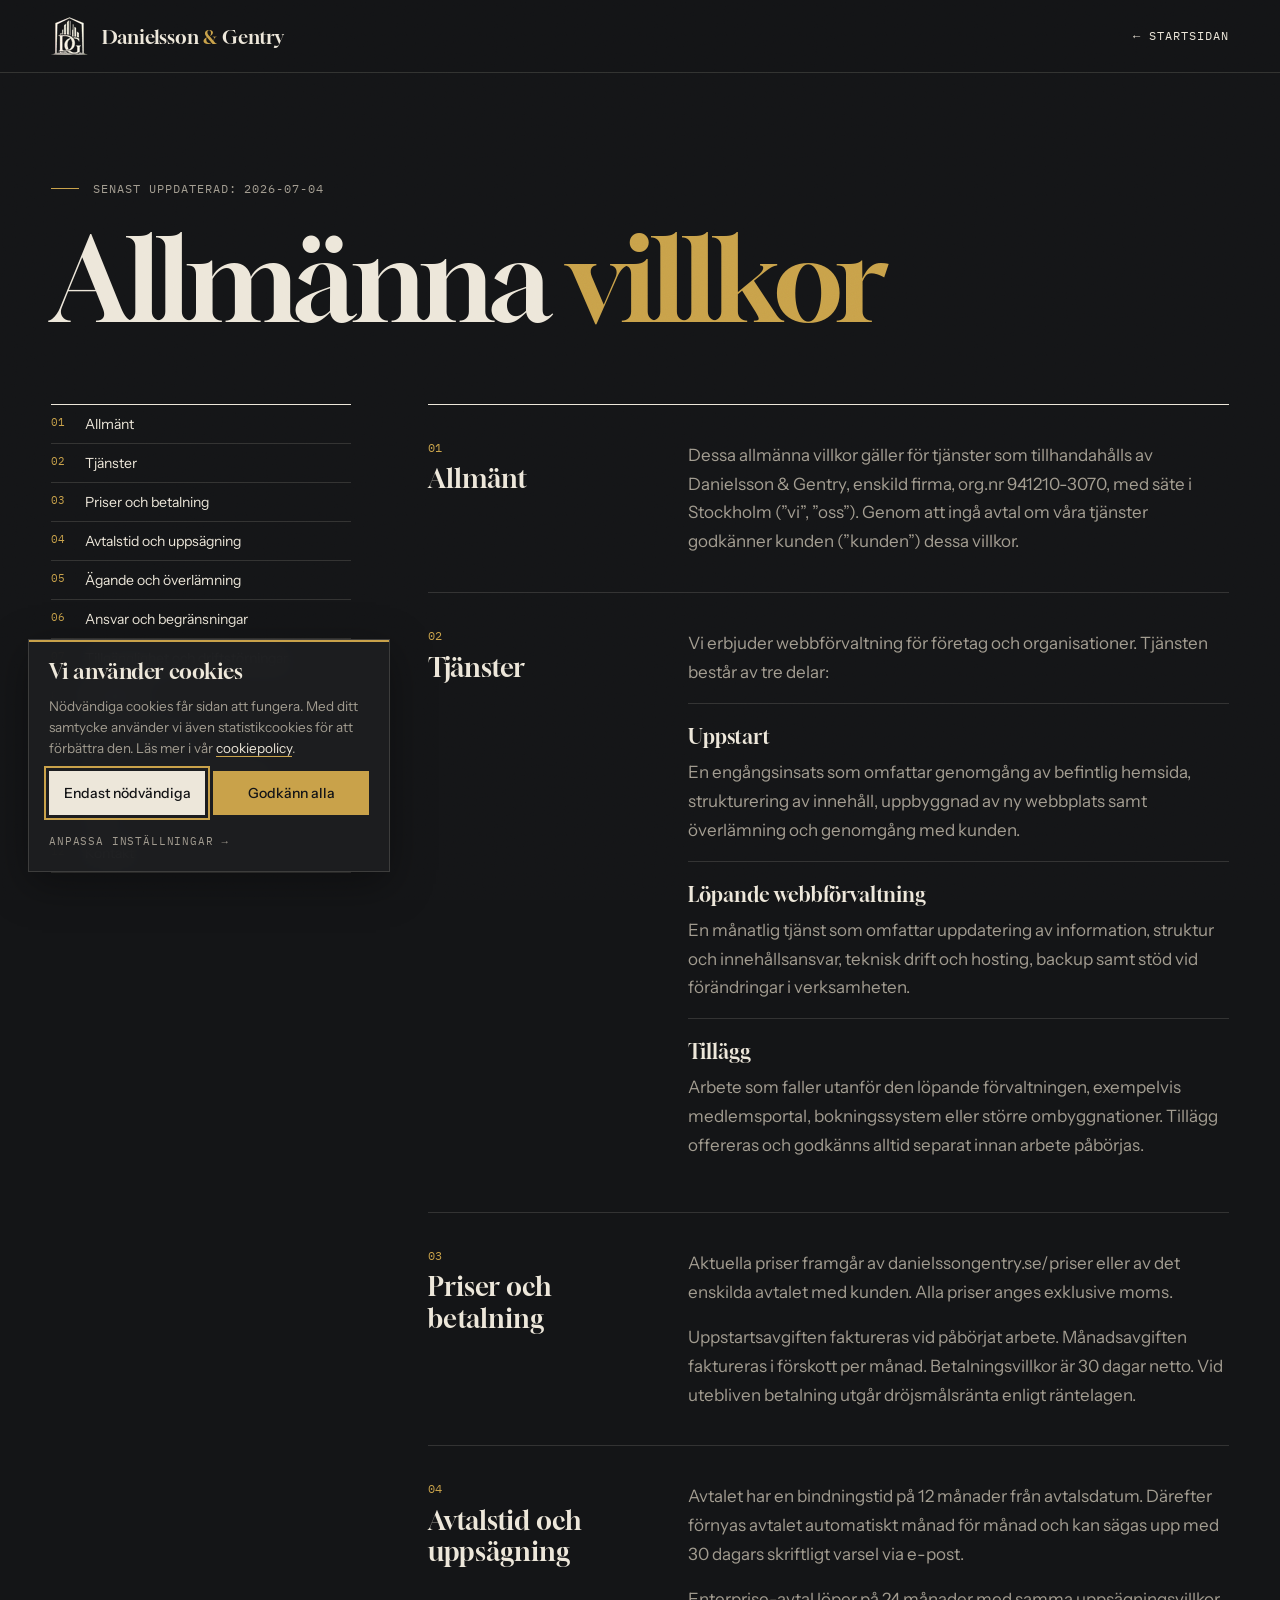
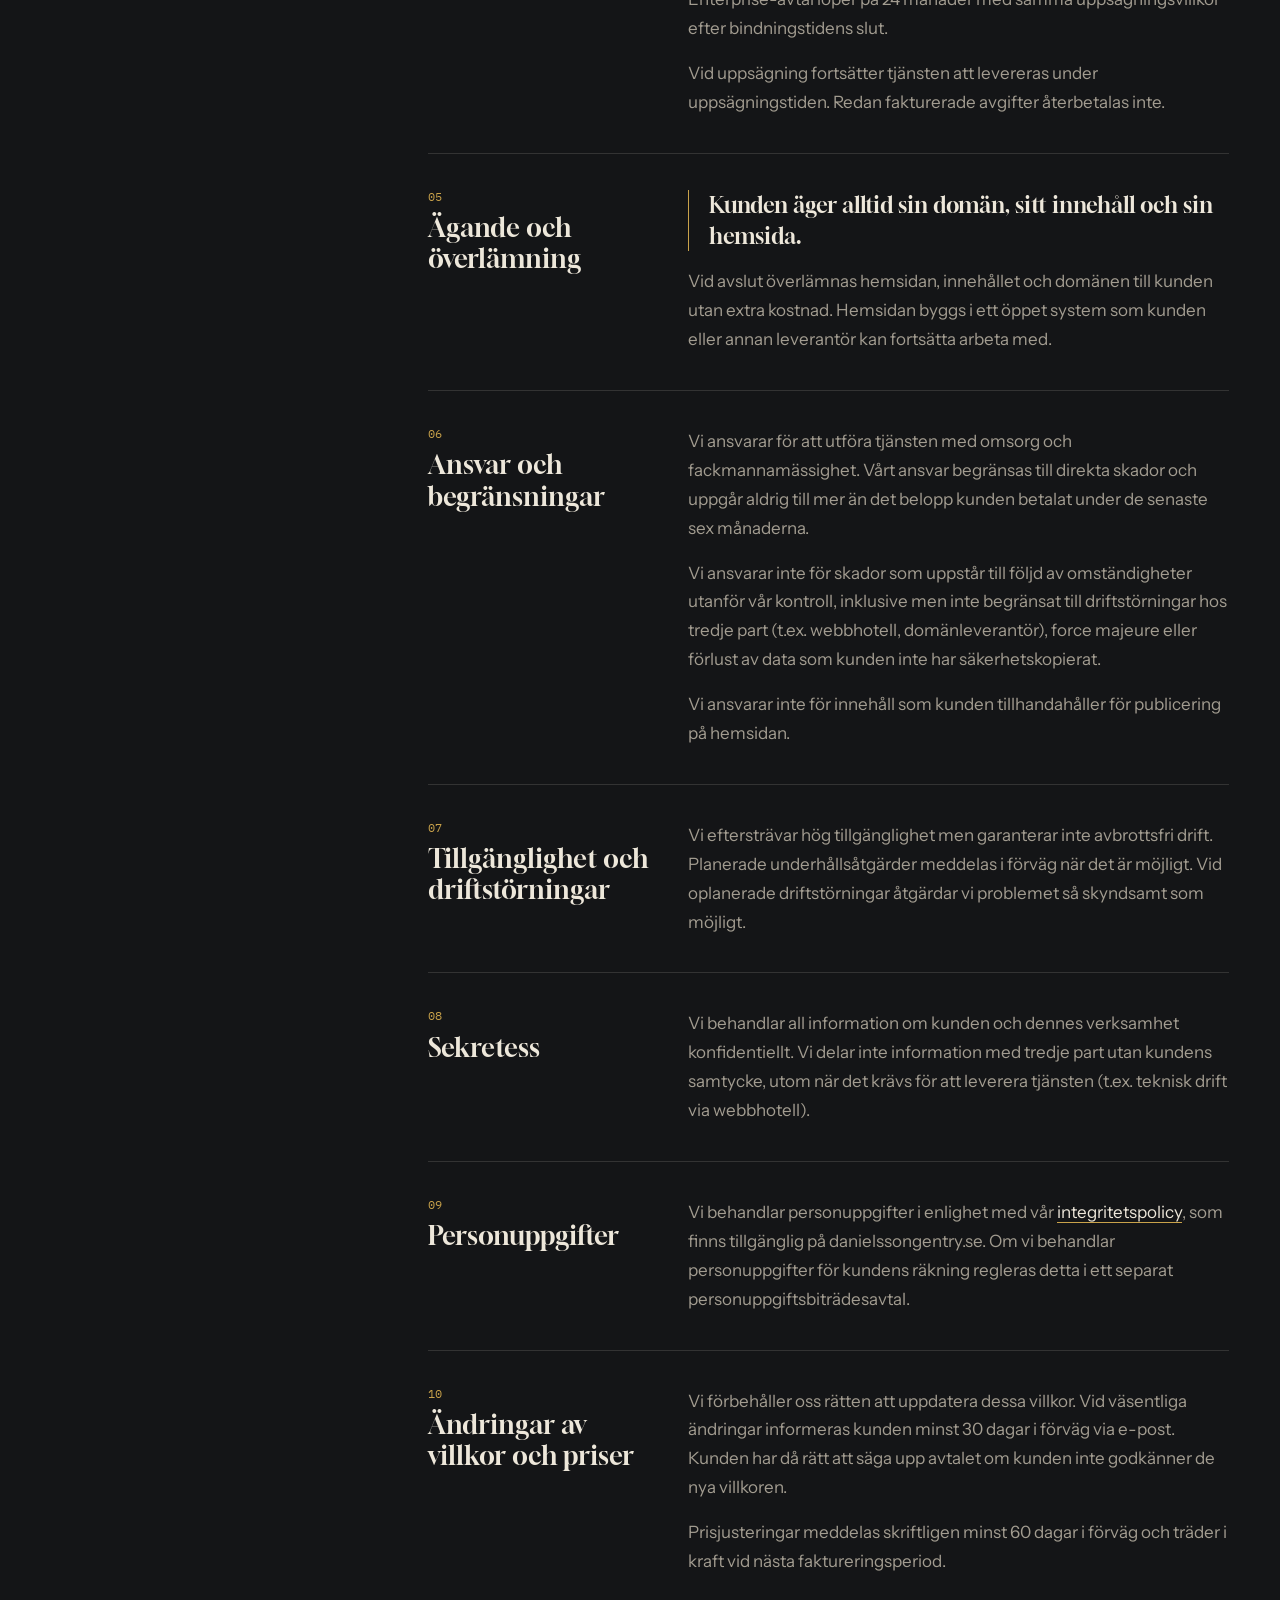
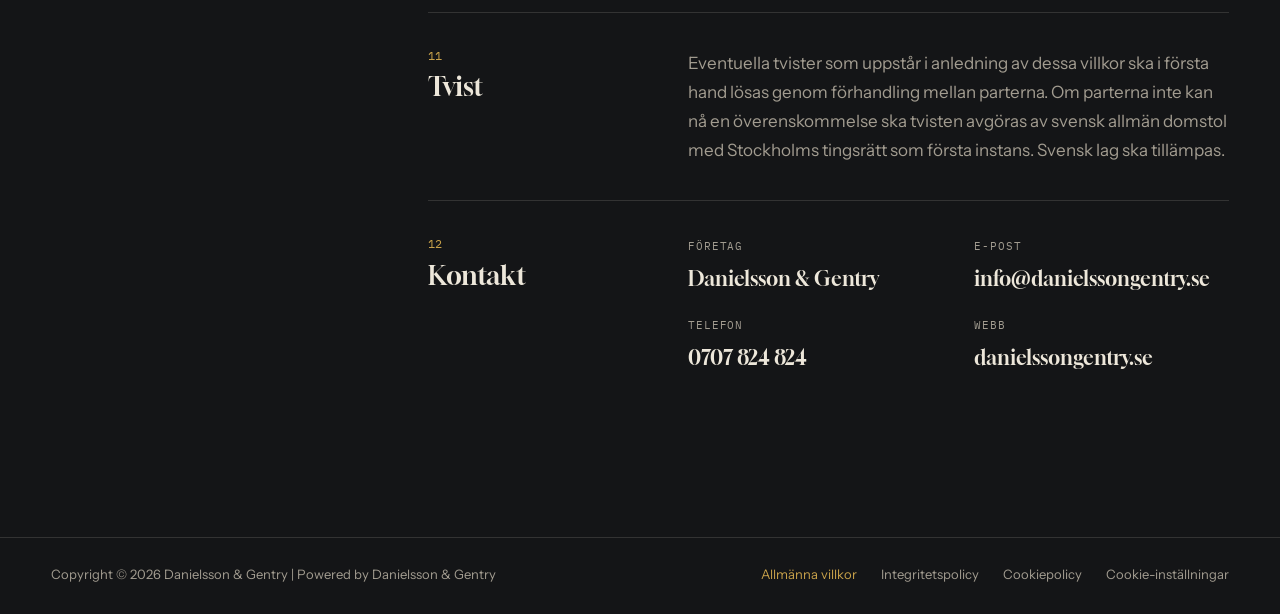
<file: allmanna-villkor/index.html>
<!DOCTYPE html><html lang="sv"> <head><meta charset="utf-8"><meta name="viewport" content="width=device-width, initial-scale=1"><title>Allmänna villkor – Danielsson &amp; Gentry</title><meta name="description" content="Allmänna villkor för Danielsson &#38; Gentrys webbförvaltning: tjänster, priser, avtalstid, ägande, ansvar och personuppgifter."><link rel="canonical" href="https://danielssongentry.se/allmanna-villkor/"><meta name="theme-color" content="#141517"><meta property="og:type" content="website"><meta property="og:site_name" content="Danielsson &#38; Gentry"><meta property="og:locale" content="sv_SE"><meta property="og:title" content="Allmänna villkor – Danielsson &#38; Gentry"><meta property="og:description" content="Allmänna villkor för Danielsson &#38; Gentrys webbförvaltning: tjänster, priser, avtalstid, ägande, ansvar och personuppgifter."><meta property="og:url" content="https://danielssongentry.se/allmanna-villkor/"><meta property="og:image" content="https://danielssongentry.se/og-image.png"><meta property="og:image:width" content="1200"><meta property="og:image:height" content="630"><meta property="og:image:alt" content="Danielsson & Gentry – Er hemsida, vår förvaltning"><meta name="twitter:card" content="summary_large_image"><meta name="twitter:title" content="Allmänna villkor – Danielsson &#38; Gentry"><meta name="twitter:description" content="Allmänna villkor för Danielsson &#38; Gentrys webbförvaltning: tjänster, priser, avtalstid, ägande, ansvar och personuppgifter."><meta name="twitter:image" content="https://danielssongentry.se/og-image.png"><link rel="icon" href="/favicon.ico" sizes="32x32"><link rel="icon" type="image/png" href="/favicon-32.png" sizes="32x32"><link rel="apple-touch-icon" href="/apple-touch-icon.png"><link rel="manifest" href="/site.webmanifest"><link rel="preload" as="font" type="font/woff2" href="/_astro/gloock-latin-400-normal.3dTk9V3B.woff2" crossorigin><link rel="preload" as="font" type="font/woff2" href="/_astro/instrument-sans-latin-400-normal.DRC__1Mx.woff2" crossorigin><script type="application/ld+json">{"@context":"https://schema.org","@type":"ProfessionalService","name":"Danielsson & Gentry","url":"https://danielssongentry.se/","email":"info@danielssongentry.se","telephone":"+46707824824","image":"https://danielssongentry.se/og-image.png","address":{"@type":"PostalAddress","addressLocality":"Stockholm","addressCountry":"SE"},"areaServed":{"@type":"Country","name":"Sverige"}}</script><!-- Kundens nycklar (Web3Forms, GA4). Redigera /dg-config.js --><script src="/dg-config.js"></script><script type="module" src="/_astro/Layout.astro_astro_type_script_index_0_lang.D2qzM2a7.js"></script><link rel="stylesheet" href="/_astro/allmanna-villkor.BVaaoK7e.css"></head> <body> <a href="#main" class="skip-link">Hoppa till innehållet</a> <header style="position:sticky;top:0;z-index:50;background:rgba(20,21,23,.82);backdrop-filter:blur(12px);-webkit-backdrop-filter:blur(12px);border-bottom:1px solid rgba(237,231,218,.14)"><div style="max-width:1440px;margin:0 auto;padding:0 clamp(20px,4vw,56px);height:72px;display:flex;align-items:center;justify-content:space-between;gap:24px"><a href="/" style="display:flex;align-items:center;gap:14px;white-space:nowrap" aria-label="Danielsson & Gentry – startsidan"><img src="/_astro/logo-light.DVmTBRzm_KbYwx.webp" srcset="/_astro/logo-light.DVmTBRzm_KbYwx.webp 1x, /_astro/logo-light.DVmTBRzm_ai1JX.webp 2x, /_astro/logo-light.DVmTBRzm_1weSSV.webp 3x" alt loading="eager" decoding="async" style="height:38px;width:auto;display:block;" fetchpriority="auto" width="37" height="38"><span style="font-family:'Gloock',serif;font-size:19px">Danielsson <span style="color:#C9A24A">&amp;</span> Gentry</span></a><a href="/" style="font-family:'IBM Plex Mono',monospace;font-size:12px;letter-spacing:.08em;text-transform:uppercase;white-space:nowrap;padding:12px 0">← Startsidan</a></div></header> <main id="main">  <div style="max-width:1440px;margin:0 auto;padding:clamp(64px,12vh,140px) clamp(20px,4vw,56px) clamp(48px,8vh,88px)"> <div style="display:flex;align-items:center;gap:14px;font-family:'IBM Plex Mono',monospace;font-size:12px;letter-spacing:.08em;text-transform:uppercase;color:#A29C90;margin-bottom:32px"><span style="width:28px;height:1px;background:#C9A24A;flex:none"></span><span>Senast uppdaterad: 2026-07-04</span></div> <h1 style="font-family:'Gloock',serif;font-weight:400;font-size:clamp(56px,9vw,148px);line-height:.9;letter-spacing:-.03em;margin:0">Allmänna <span style="color:#C9A24A">villkor</span></h1> </div> <div style="max-width:1440px;margin:0 auto;padding:0 clamp(20px,4vw,56px) clamp(96px,14vh,160px);display:flex;flex-wrap:wrap;gap:48px clamp(40px,6vw,120px);align-items:flex-start"> <nav class="legal-nav" aria-label="Innehåll" style="flex:1 1 220px;max-width:300px;top:104px;display:flex;flex-direction:column;border-top:1px solid #EDE7DA;font-size:14px"> <a href="#s1" style="display:flex;gap:14px;padding:10px 0;border-bottom:1px solid rgba(237,231,218,.14)"><span style="font-family:'IBM Plex Mono',monospace;font-size:11px;color:#C9A24A;width:20px">01</span>Allmänt</a> <a href="#s2" style="display:flex;gap:14px;padding:10px 0;border-bottom:1px solid rgba(237,231,218,.14)"><span style="font-family:'IBM Plex Mono',monospace;font-size:11px;color:#C9A24A;width:20px">02</span>Tjänster</a> <a href="#s3" style="display:flex;gap:14px;padding:10px 0;border-bottom:1px solid rgba(237,231,218,.14)"><span style="font-family:'IBM Plex Mono',monospace;font-size:11px;color:#C9A24A;width:20px">03</span>Priser och betalning</a> <a href="#s4" style="display:flex;gap:14px;padding:10px 0;border-bottom:1px solid rgba(237,231,218,.14)"><span style="font-family:'IBM Plex Mono',monospace;font-size:11px;color:#C9A24A;width:20px">04</span>Avtalstid och uppsägning</a> <a href="#s5" style="display:flex;gap:14px;padding:10px 0;border-bottom:1px solid rgba(237,231,218,.14)"><span style="font-family:'IBM Plex Mono',monospace;font-size:11px;color:#C9A24A;width:20px">05</span>Ägande och överlämning</a> <a href="#s6" style="display:flex;gap:14px;padding:10px 0;border-bottom:1px solid rgba(237,231,218,.14)"><span style="font-family:'IBM Plex Mono',monospace;font-size:11px;color:#C9A24A;width:20px">06</span>Ansvar och begränsningar</a> <a href="#s7" style="display:flex;gap:14px;padding:10px 0;border-bottom:1px solid rgba(237,231,218,.14)"><span style="font-family:'IBM Plex Mono',monospace;font-size:11px;color:#C9A24A;width:20px">07</span>Tillgänglighet och driftstörningar</a> <a href="#s8" style="display:flex;gap:14px;padding:10px 0;border-bottom:1px solid rgba(237,231,218,.14)"><span style="font-family:'IBM Plex Mono',monospace;font-size:11px;color:#C9A24A;width:20px">08</span>Sekretess</a> <a href="#s9" style="display:flex;gap:14px;padding:10px 0;border-bottom:1px solid rgba(237,231,218,.14)"><span style="font-family:'IBM Plex Mono',monospace;font-size:11px;color:#C9A24A;width:20px">09</span>Personuppgifter</a> <a href="#s10" style="display:flex;gap:14px;padding:10px 0;border-bottom:1px solid rgba(237,231,218,.14)"><span style="font-family:'IBM Plex Mono',monospace;font-size:11px;color:#C9A24A;width:20px">10</span>Ändringar av villkor och priser</a> <a href="#s11" style="display:flex;gap:14px;padding:10px 0;border-bottom:1px solid rgba(237,231,218,.14)"><span style="font-family:'IBM Plex Mono',monospace;font-size:11px;color:#C9A24A;width:20px">11</span>Tvist</a> <a href="#s12" style="display:flex;gap:14px;padding:10px 0;border-bottom:1px solid rgba(237,231,218,.14)"><span style="font-family:'IBM Plex Mono',monospace;font-size:11px;color:#C9A24A;width:20px">12</span>Kontakt</a> </nav> <article style="flex:3 1 560px;min-width:0;max-width:820px;border-top:1px solid #EDE7DA;font-size:17px;line-height:1.7;color:#A29C90"> <section id="s1" style="scroll-margin-top:96px;border-bottom:1px solid rgba(237,231,218,.14);padding:36px 0;display:flex;flex-wrap:wrap;gap:14px 40px"> <h2 style="flex:0 0 220px;margin:0;font-family:'Gloock',serif;font-weight:400;font-size:26px;line-height:1.2;color:#EDE7DA"><span style="font-family:'IBM Plex Mono',monospace;font-size:12px;color:#C9A24A;display:block;margin-bottom:8px">01</span>Allmänt</h2> <div style="flex:1 1 320px;min-width:0;display:flex;flex-direction:column;gap:16px"> <p style="margin:0">Dessa allmänna villkor gäller för tjänster som tillhandahålls av Danielsson &amp; Gentry, enskild firma, org.nr 941210-3070, med säte i Stockholm (”vi”, ”oss”). Genom att ingå avtal om våra tjänster godkänner kunden (”kunden”) dessa villkor.</p> </div> </section> <section id="s2" style="scroll-margin-top:96px;border-bottom:1px solid rgba(237,231,218,.14);padding:36px 0;display:flex;flex-wrap:wrap;gap:14px 40px"> <h2 style="flex:0 0 220px;margin:0;font-family:'Gloock',serif;font-weight:400;font-size:26px;line-height:1.2;color:#EDE7DA"><span style="font-family:'IBM Plex Mono',monospace;font-size:12px;color:#C9A24A;display:block;margin-bottom:8px">02</span>Tjänster</h2> <div style="flex:1 1 320px;min-width:0;display:flex;flex-direction:column;gap:16px"> <p style="margin:0">Vi erbjuder webbförvaltning för företag och organisationer. Tjänsten består av tre delar:</p> <div style="display:flex;flex-direction:column;border-top:1px solid rgba(237,231,218,.14)"> <div style="padding:16px 0;border-bottom:1px solid rgba(237,231,218,.14)"><div style="font-family:'Gloock',serif;font-size:20px;color:#EDE7DA;margin-bottom:4px">Uppstart</div>En engångsinsats som omfattar genomgång av befintlig hemsida, strukturering av innehåll, uppbyggnad av ny webbplats samt överlämning och genomgång med kunden.</div> <div style="padding:16px 0;border-bottom:1px solid rgba(237,231,218,.14)"><div style="font-family:'Gloock',serif;font-size:20px;color:#EDE7DA;margin-bottom:4px">Löpande webbförvaltning</div>En månatlig tjänst som omfattar uppdatering av information, struktur och innehållsansvar, teknisk drift och hosting, backup samt stöd vid förändringar i verksamheten.</div> <div style="padding:16px 0"><div style="font-family:'Gloock',serif;font-size:20px;color:#EDE7DA;margin-bottom:4px">Tillägg</div>Arbete som faller utanför den löpande förvaltningen, exempelvis medlemsportal, bokningssystem eller större ombyggnationer. Tillägg offereras och godkänns alltid separat innan arbete påbörjas.</div> </div> </div> </section> <section id="s3" style="scroll-margin-top:96px;border-bottom:1px solid rgba(237,231,218,.14);padding:36px 0;display:flex;flex-wrap:wrap;gap:14px 40px"> <h2 style="flex:0 0 220px;margin:0;font-family:'Gloock',serif;font-weight:400;font-size:26px;line-height:1.2;color:#EDE7DA"><span style="font-family:'IBM Plex Mono',monospace;font-size:12px;color:#C9A24A;display:block;margin-bottom:8px">03</span>Priser och betalning</h2> <div style="flex:1 1 320px;min-width:0;display:flex;flex-direction:column;gap:16px"> <p style="margin:0">Aktuella priser framgår av danielssongentry.se/priser eller av det enskilda avtalet med kunden. Alla priser anges exklusive moms.</p> <p style="margin:0">Uppstartsavgiften faktureras vid påbörjat arbete. Månadsavgiften faktureras i förskott per månad. Betalningsvillkor är 30 dagar netto. Vid utebliven betalning utgår dröjsmålsränta enligt räntelagen.</p> </div> </section> <section id="s4" style="scroll-margin-top:96px;border-bottom:1px solid rgba(237,231,218,.14);padding:36px 0;display:flex;flex-wrap:wrap;gap:14px 40px"> <h2 style="flex:0 0 220px;margin:0;font-family:'Gloock',serif;font-weight:400;font-size:26px;line-height:1.2;color:#EDE7DA"><span style="font-family:'IBM Plex Mono',monospace;font-size:12px;color:#C9A24A;display:block;margin-bottom:8px">04</span>Avtalstid och uppsägning</h2> <div style="flex:1 1 320px;min-width:0;display:flex;flex-direction:column;gap:16px"> <p style="margin:0">Avtalet har en bindningstid på 12 månader från avtalsdatum. Därefter förnyas avtalet automatiskt månad för månad och kan sägas upp med 30 dagars skriftligt varsel via e-post.</p> <p style="margin:0">Enterprise-avtal löper på 24 månader med samma uppsägningsvillkor efter bindningstidens slut.</p> <p style="margin:0">Vid uppsägning fortsätter tjänsten att levereras under uppsägningstiden. Redan fakturerade avgifter återbetalas inte.</p> </div> </section> <section id="s5" style="scroll-margin-top:96px;border-bottom:1px solid rgba(237,231,218,.14);padding:36px 0;display:flex;flex-wrap:wrap;gap:14px 40px"> <h2 style="flex:0 0 220px;margin:0;font-family:'Gloock',serif;font-weight:400;font-size:26px;line-height:1.2;color:#EDE7DA"><span style="font-family:'IBM Plex Mono',monospace;font-size:12px;color:#C9A24A;display:block;margin-bottom:8px">05</span>Ägande och överlämning</h2> <div style="flex:1 1 320px;min-width:0;display:flex;flex-direction:column;gap:16px"> <p style="margin:0;font-family:'Gloock',serif;font-size:22px;line-height:1.4;color:#EDE7DA;border-left:1px solid #C9A24A;padding-left:20px">Kunden äger alltid sin domän, sitt innehåll och sin hemsida.</p> <p style="margin:0">Vid avslut överlämnas hemsidan, innehållet och domänen till kunden utan extra kostnad. Hemsidan byggs i ett öppet system som kunden eller annan leverantör kan fortsätta arbeta med.</p> </div> </section> <section id="s6" style="scroll-margin-top:96px;border-bottom:1px solid rgba(237,231,218,.14);padding:36px 0;display:flex;flex-wrap:wrap;gap:14px 40px"> <h2 style="flex:0 0 220px;margin:0;font-family:'Gloock',serif;font-weight:400;font-size:26px;line-height:1.2;color:#EDE7DA"><span style="font-family:'IBM Plex Mono',monospace;font-size:12px;color:#C9A24A;display:block;margin-bottom:8px">06</span>Ansvar och begränsningar</h2> <div style="flex:1 1 320px;min-width:0;display:flex;flex-direction:column;gap:16px"> <p style="margin:0">Vi ansvarar för att utföra tjänsten med omsorg och fackmannamässighet. Vårt ansvar begränsas till direkta skador och uppgår aldrig till mer än det belopp kunden betalat under de senaste sex månaderna.</p> <p style="margin:0">Vi ansvarar inte för skador som uppstår till följd av omständigheter utanför vår kontroll, inklusive men inte begränsat till driftstörningar hos tredje part (t.ex. webbhotell, domänleverantör), force majeure eller förlust av data som kunden inte har säkerhetskopierat.</p> <p style="margin:0">Vi ansvarar inte för innehåll som kunden tillhandahåller för publicering på hemsidan.</p> </div> </section> <section id="s7" style="scroll-margin-top:96px;border-bottom:1px solid rgba(237,231,218,.14);padding:36px 0;display:flex;flex-wrap:wrap;gap:14px 40px"> <h2 style="flex:0 0 220px;margin:0;font-family:'Gloock',serif;font-weight:400;font-size:26px;line-height:1.2;color:#EDE7DA"><span style="font-family:'IBM Plex Mono',monospace;font-size:12px;color:#C9A24A;display:block;margin-bottom:8px">07</span>Tillgänglighet och driftstörningar</h2> <div style="flex:1 1 320px;min-width:0;display:flex;flex-direction:column;gap:16px"> <p style="margin:0">Vi eftersträvar hög tillgänglighet men garanterar inte avbrottsfri drift. Planerade underhållsåtgärder meddelas i förväg när det är möjligt. Vid oplanerade driftstörningar åtgärdar vi problemet så skyndsamt som möjligt.</p> </div> </section> <section id="s8" style="scroll-margin-top:96px;border-bottom:1px solid rgba(237,231,218,.14);padding:36px 0;display:flex;flex-wrap:wrap;gap:14px 40px"> <h2 style="flex:0 0 220px;margin:0;font-family:'Gloock',serif;font-weight:400;font-size:26px;line-height:1.2;color:#EDE7DA"><span style="font-family:'IBM Plex Mono',monospace;font-size:12px;color:#C9A24A;display:block;margin-bottom:8px">08</span>Sekretess</h2> <div style="flex:1 1 320px;min-width:0;display:flex;flex-direction:column;gap:16px"> <p style="margin:0">Vi behandlar all information om kunden och dennes verksamhet konfidentiellt. Vi delar inte information med tredje part utan kundens samtycke, utom när det krävs för att leverera tjänsten (t.ex. teknisk drift via webbhotell).</p> </div> </section> <section id="s9" style="scroll-margin-top:96px;border-bottom:1px solid rgba(237,231,218,.14);padding:36px 0;display:flex;flex-wrap:wrap;gap:14px 40px"> <h2 style="flex:0 0 220px;margin:0;font-family:'Gloock',serif;font-weight:400;font-size:26px;line-height:1.2;color:#EDE7DA"><span style="font-family:'IBM Plex Mono',monospace;font-size:12px;color:#C9A24A;display:block;margin-bottom:8px">09</span>Personuppgifter</h2> <div style="flex:1 1 320px;min-width:0;display:flex;flex-direction:column;gap:16px"> <p style="margin:0">Vi behandlar personuppgifter i enlighet med vår <a href="/integritetspolicy/" style="color:#EDE7DA;border-bottom:1px solid #C9A24A">integritetspolicy</a>, som finns tillgänglig på danielssongentry.se. Om vi behandlar personuppgifter för kundens räkning regleras detta i ett separat personuppgiftsbiträdesavtal.</p> </div> </section> <section id="s10" style="scroll-margin-top:96px;border-bottom:1px solid rgba(237,231,218,.14);padding:36px 0;display:flex;flex-wrap:wrap;gap:14px 40px"> <h2 style="flex:0 0 220px;margin:0;font-family:'Gloock',serif;font-weight:400;font-size:26px;line-height:1.2;color:#EDE7DA"><span style="font-family:'IBM Plex Mono',monospace;font-size:12px;color:#C9A24A;display:block;margin-bottom:8px">10</span>Ändringar av villkor och priser</h2> <div style="flex:1 1 320px;min-width:0;display:flex;flex-direction:column;gap:16px"> <p style="margin:0">Vi förbehåller oss rätten att uppdatera dessa villkor. Vid väsentliga ändringar informeras kunden minst 30 dagar i förväg via e-post. Kunden har då rätt att säga upp avtalet om kunden inte godkänner de nya villkoren.</p> <p style="margin:0">Prisjusteringar meddelas skriftligen minst 60 dagar i förväg och träder i kraft vid nästa faktureringsperiod.</p> </div> </section> <section id="s11" style="scroll-margin-top:96px;border-bottom:1px solid rgba(237,231,218,.14);padding:36px 0;display:flex;flex-wrap:wrap;gap:14px 40px"> <h2 style="flex:0 0 220px;margin:0;font-family:'Gloock',serif;font-weight:400;font-size:26px;line-height:1.2;color:#EDE7DA"><span style="font-family:'IBM Plex Mono',monospace;font-size:12px;color:#C9A24A;display:block;margin-bottom:8px">11</span>Tvist</h2> <div style="flex:1 1 320px;min-width:0;display:flex;flex-direction:column;gap:16px"> <p style="margin:0">Eventuella tvister som uppstår i anledning av dessa villkor ska i första hand lösas genom förhandling mellan parterna. Om parterna inte kan nå en överenskommelse ska tvisten avgöras av svensk allmän domstol med Stockholms tingsrätt som första instans. Svensk lag ska tillämpas.</p> </div> </section> <section id="s12" style="scroll-margin-top:96px;padding:36px 0;display:flex;flex-wrap:wrap;gap:14px 40px"> <h2 style="flex:0 0 220px;margin:0;font-family:'Gloock',serif;font-weight:400;font-size:26px;line-height:1.2;color:#EDE7DA"><span style="font-family:'IBM Plex Mono',monospace;font-size:12px;color:#C9A24A;display:block;margin-bottom:8px">12</span>Kontakt</h2> <div style="flex:1 1 320px;min-width:0;display:grid;grid-template-columns:repeat(auto-fit,minmax(180px,1fr));gap:20px 32px"> <div><div style="font-family:'IBM Plex Mono',monospace;font-size:11px;letter-spacing:.08em;text-transform:uppercase;margin-bottom:6px">Företag</div><div style="font-family:'Gloock',serif;font-size:20px;color:#EDE7DA">Danielsson &amp; Gentry</div></div> <div><div style="font-family:'IBM Plex Mono',monospace;font-size:11px;letter-spacing:.08em;text-transform:uppercase;margin-bottom:6px">E-post</div><a href="mailto:info@danielssongentry.se" style="font-family:'Gloock',serif;font-size:20px;color:#EDE7DA;word-break:break-word">info@danielssongentry.se</a></div> <div><div style="font-family:'IBM Plex Mono',monospace;font-size:11px;letter-spacing:.08em;text-transform:uppercase;margin-bottom:6px">Telefon</div><a href="tel:+46707824824" style="font-family:'Gloock',serif;font-size:20px;color:#EDE7DA">0707 824 824</a></div> <div><div style="font-family:'IBM Plex Mono',monospace;font-size:11px;letter-spacing:.08em;text-transform:uppercase;margin-bottom:6px">Webb</div><a href="/" style="font-family:'Gloock',serif;font-size:20px;color:#EDE7DA">danielssongentry.se</a></div> </div> </section> </article> </div>  </main> <footer style="border-top:1px solid rgba(237,231,218,.14)"><div style="max-width:1440px;margin:0 auto;padding:28px clamp(20px,4vw,56px) 32px;display:flex;flex-wrap:wrap;justify-content:space-between;align-items:center;gap:16px 32px;font-size:13px;color:#A29C90"><span>Copyright © 2026 Danielsson &amp; Gentry | Powered by Danielsson &amp; Gentry</span><div style="display:flex;flex-wrap:wrap;gap:8px 24px"><a href="/allmanna-villkor/" style="color:#C9A24A" aria-current="page">Allmänna villkor</a><a href="/integritetspolicy/">Integritetspolicy</a><a href="/cookiepolicy/">Cookiepolicy</a><a href="#cookie-installningar">Cookie-inställningar</a></div></div></footer> </body></html>
</file>
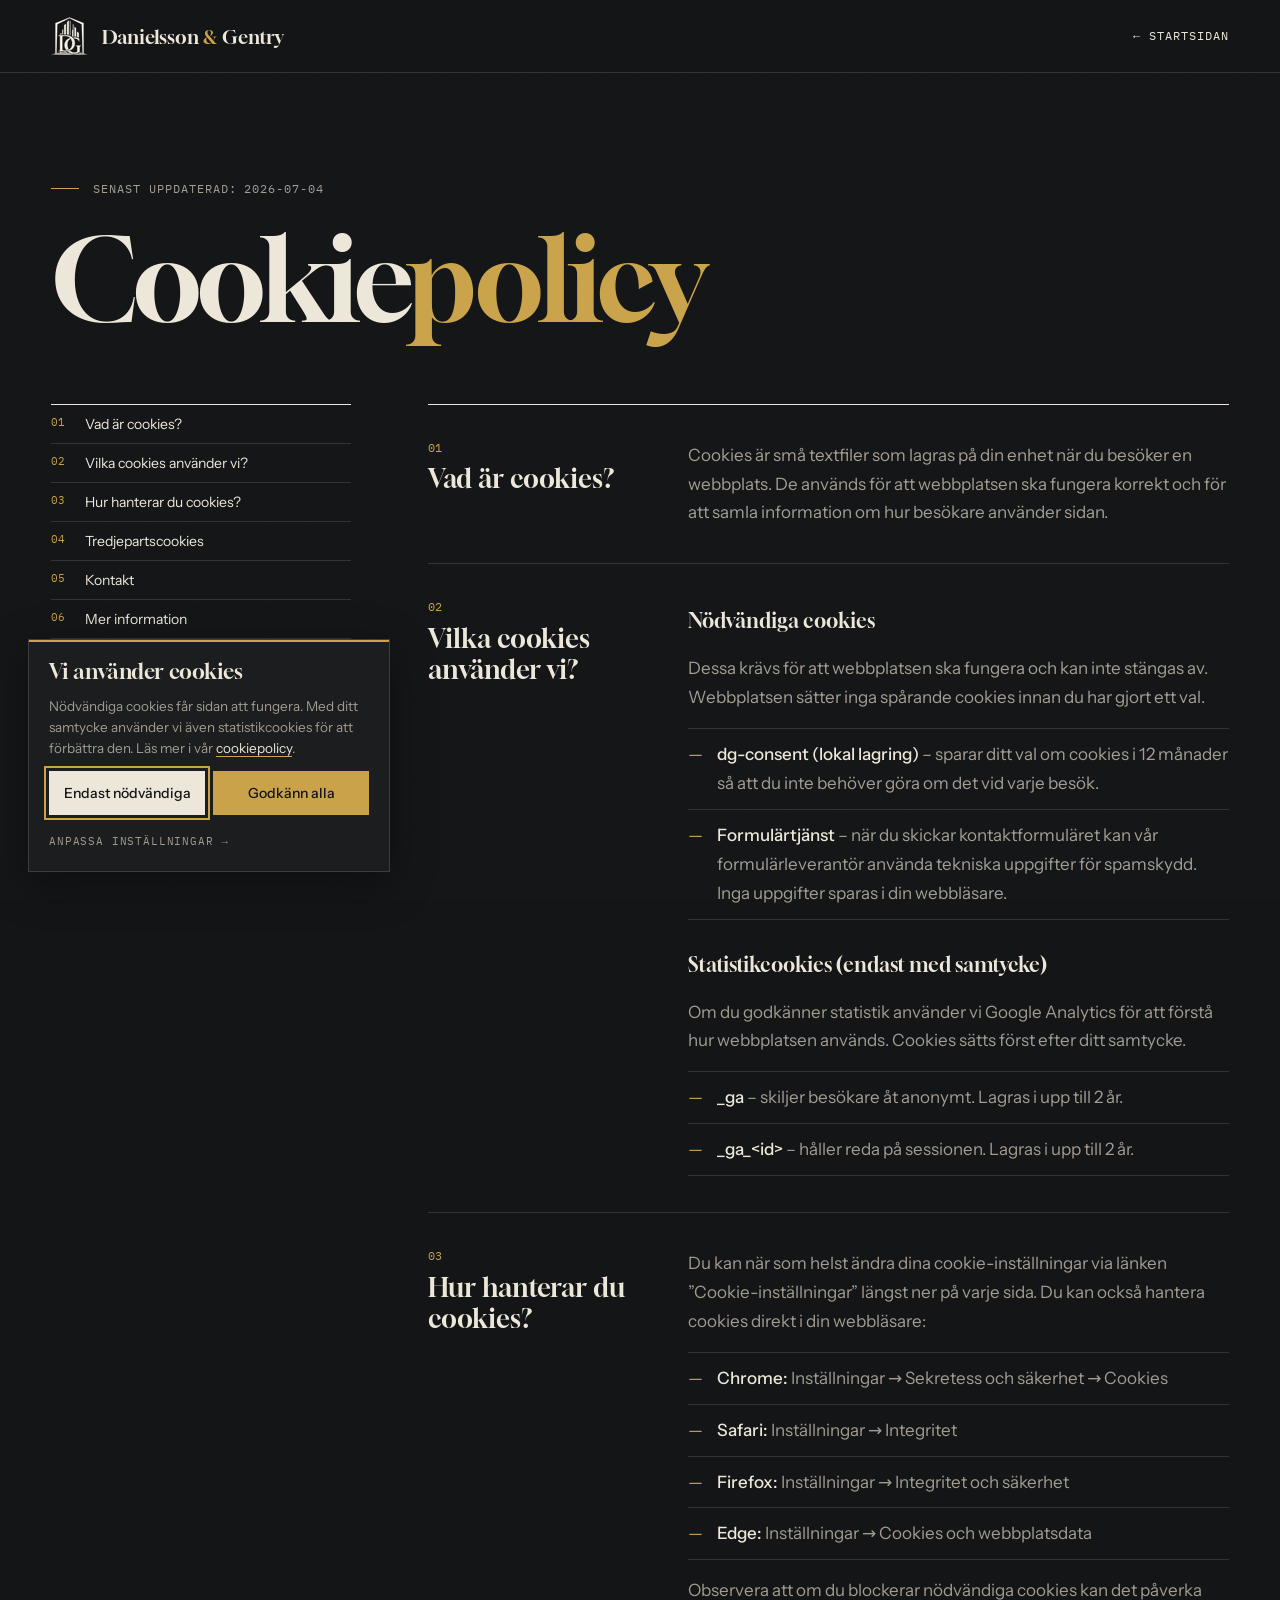
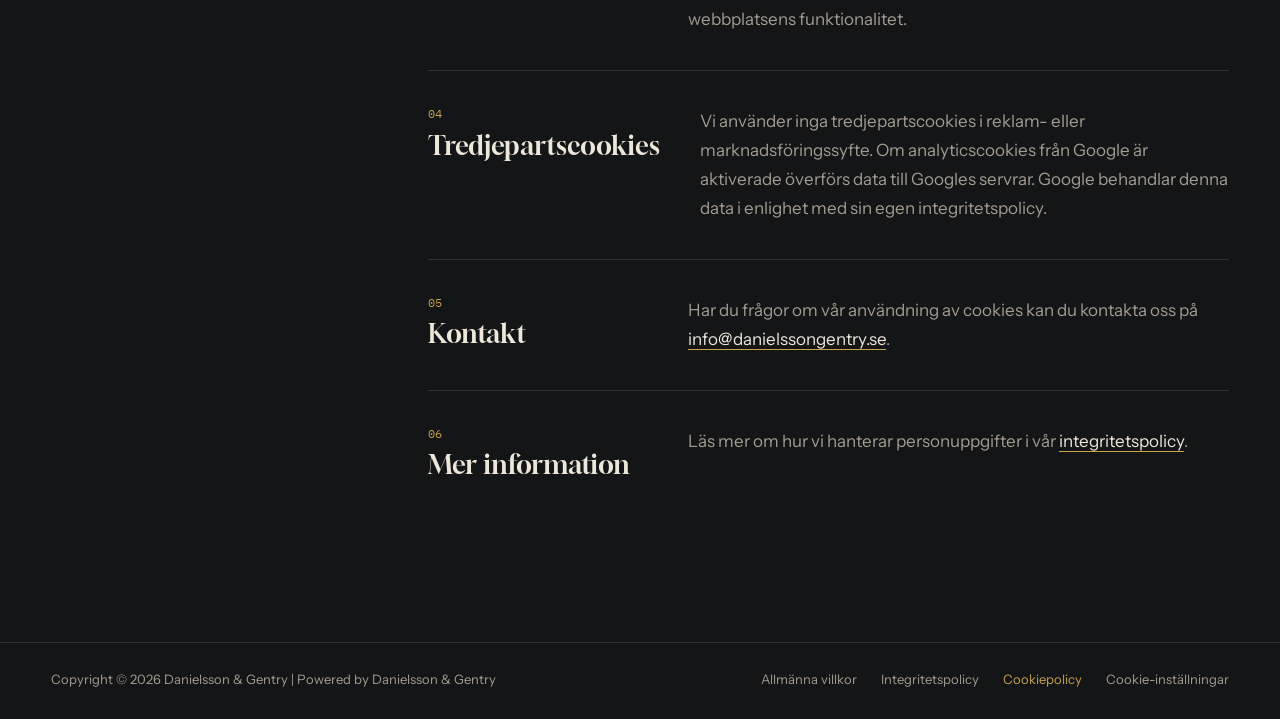
<file: cookiepolicy/index.html>
<!DOCTYPE html><html lang="sv"> <head><meta charset="utf-8"><meta name="viewport" content="width=device-width, initial-scale=1"><title>Cookiepolicy – Danielsson &amp; Gentry</title><meta name="description" content="Vilka cookies Danielsson &#38; Gentry använder, hur samtycke fungerar och hur du ändrar dina cookie-inställningar."><link rel="canonical" href="https://danielssongentry.se/cookiepolicy/"><meta name="theme-color" content="#141517"><meta property="og:type" content="website"><meta property="og:site_name" content="Danielsson &#38; Gentry"><meta property="og:locale" content="sv_SE"><meta property="og:title" content="Cookiepolicy – Danielsson &#38; Gentry"><meta property="og:description" content="Vilka cookies Danielsson &#38; Gentry använder, hur samtycke fungerar och hur du ändrar dina cookie-inställningar."><meta property="og:url" content="https://danielssongentry.se/cookiepolicy/"><meta property="og:image" content="https://danielssongentry.se/og-image.png"><meta property="og:image:width" content="1200"><meta property="og:image:height" content="630"><meta property="og:image:alt" content="Danielsson & Gentry – Er hemsida, vår förvaltning"><meta name="twitter:card" content="summary_large_image"><meta name="twitter:title" content="Cookiepolicy – Danielsson &#38; Gentry"><meta name="twitter:description" content="Vilka cookies Danielsson &#38; Gentry använder, hur samtycke fungerar och hur du ändrar dina cookie-inställningar."><meta name="twitter:image" content="https://danielssongentry.se/og-image.png"><link rel="icon" href="/favicon.ico" sizes="32x32"><link rel="icon" type="image/png" href="/favicon-32.png" sizes="32x32"><link rel="apple-touch-icon" href="/apple-touch-icon.png"><link rel="manifest" href="/site.webmanifest"><link rel="preload" as="font" type="font/woff2" href="/_astro/gloock-latin-400-normal.3dTk9V3B.woff2" crossorigin><link rel="preload" as="font" type="font/woff2" href="/_astro/instrument-sans-latin-400-normal.DRC__1Mx.woff2" crossorigin><script type="application/ld+json">{"@context":"https://schema.org","@type":"ProfessionalService","name":"Danielsson & Gentry","url":"https://danielssongentry.se/","email":"info@danielssongentry.se","telephone":"+46707824824","image":"https://danielssongentry.se/og-image.png","address":{"@type":"PostalAddress","addressLocality":"Stockholm","addressCountry":"SE"},"areaServed":{"@type":"Country","name":"Sverige"}}</script><!-- Kundens nycklar (Web3Forms, GA4). Redigera /dg-config.js --><script src="/dg-config.js"></script><script type="module" src="/_astro/Layout.astro_astro_type_script_index_0_lang.D2qzM2a7.js"></script><link rel="stylesheet" href="/_astro/allmanna-villkor.BVaaoK7e.css"></head> <body> <a href="#main" class="skip-link">Hoppa till innehållet</a> <header style="position:sticky;top:0;z-index:50;background:rgba(20,21,23,.82);backdrop-filter:blur(12px);-webkit-backdrop-filter:blur(12px);border-bottom:1px solid rgba(237,231,218,.14)"><div style="max-width:1440px;margin:0 auto;padding:0 clamp(20px,4vw,56px);height:72px;display:flex;align-items:center;justify-content:space-between;gap:24px"><a href="/" style="display:flex;align-items:center;gap:14px;white-space:nowrap" aria-label="Danielsson & Gentry – startsidan"><img src="/_astro/logo-light.DVmTBRzm_KbYwx.webp" srcset="/_astro/logo-light.DVmTBRzm_KbYwx.webp 1x, /_astro/logo-light.DVmTBRzm_ai1JX.webp 2x, /_astro/logo-light.DVmTBRzm_1weSSV.webp 3x" alt loading="eager" decoding="async" style="height:38px;width:auto;display:block;" fetchpriority="auto" width="37" height="38"><span style="font-family:'Gloock',serif;font-size:19px">Danielsson <span style="color:#C9A24A">&amp;</span> Gentry</span></a><a href="/" style="font-family:'IBM Plex Mono',monospace;font-size:12px;letter-spacing:.08em;text-transform:uppercase;white-space:nowrap;padding:12px 0">← Startsidan</a></div></header> <main id="main">  <div style="max-width:1440px;margin:0 auto;padding:clamp(64px,12vh,140px) clamp(20px,4vw,56px) clamp(48px,8vh,88px)"> <div style="display:flex;align-items:center;gap:14px;font-family:'IBM Plex Mono',monospace;font-size:12px;letter-spacing:.08em;text-transform:uppercase;color:#A29C90;margin-bottom:32px"><span style="width:28px;height:1px;background:#C9A24A;flex:none"></span><span>Senast uppdaterad: 2026-07-04</span></div> <h1 style="font-family:'Gloock',serif;font-weight:400;font-size:clamp(56px,9vw,148px);line-height:.9;letter-spacing:-.03em;margin:0">Cookie<span style="color:#C9A24A">policy</span></h1> </div> <div style="max-width:1440px;margin:0 auto;padding:0 clamp(20px,4vw,56px) clamp(96px,14vh,160px);display:flex;flex-wrap:wrap;gap:48px clamp(40px,6vw,120px);align-items:flex-start"> <nav class="legal-nav" aria-label="Innehåll" style="flex:1 1 220px;max-width:300px;top:104px;display:flex;flex-direction:column;border-top:1px solid #EDE7DA;font-size:14px"> <a href="#s1" style="display:flex;gap:14px;padding:10px 0;border-bottom:1px solid rgba(237,231,218,.14)"><span style="font-family:'IBM Plex Mono',monospace;font-size:11px;color:#C9A24A;width:20px;flex:none">01</span>Vad är cookies?</a> <a href="#s2" style="display:flex;gap:14px;padding:10px 0;border-bottom:1px solid rgba(237,231,218,.14)"><span style="font-family:'IBM Plex Mono',monospace;font-size:11px;color:#C9A24A;width:20px;flex:none">02</span>Vilka cookies använder vi?</a> <a href="#s3" style="display:flex;gap:14px;padding:10px 0;border-bottom:1px solid rgba(237,231,218,.14)"><span style="font-family:'IBM Plex Mono',monospace;font-size:11px;color:#C9A24A;width:20px;flex:none">03</span>Hur hanterar du cookies?</a> <a href="#s4" style="display:flex;gap:14px;padding:10px 0;border-bottom:1px solid rgba(237,231,218,.14)"><span style="font-family:'IBM Plex Mono',monospace;font-size:11px;color:#C9A24A;width:20px;flex:none">04</span>Tredjepartscookies</a> <a href="#s5" style="display:flex;gap:14px;padding:10px 0;border-bottom:1px solid rgba(237,231,218,.14)"><span style="font-family:'IBM Plex Mono',monospace;font-size:11px;color:#C9A24A;width:20px;flex:none">05</span>Kontakt</a> <a href="#s6" style="display:flex;gap:14px;padding:10px 0;border-bottom:1px solid rgba(237,231,218,.14)"><span style="font-family:'IBM Plex Mono',monospace;font-size:11px;color:#C9A24A;width:20px;flex:none">06</span>Mer information</a> </nav> <article style="flex:3 1 560px;min-width:0;max-width:820px;border-top:1px solid #EDE7DA;font-size:17px;line-height:1.7;color:#A29C90"> <section id="s1" style="scroll-margin-top:96px;border-bottom:1px solid rgba(237,231,218,.14);padding:36px 0;display:flex;flex-wrap:wrap;gap:14px 40px"> <h2 style="flex:0 0 220px;margin:0;font-family:'Gloock',serif;font-weight:400;font-size:26px;line-height:1.2;color:#EDE7DA"><span style="font-family:'IBM Plex Mono',monospace;font-size:12px;color:#C9A24A;display:block;margin-bottom:8px">01</span>Vad är cookies?</h2> <div style="flex:1 1 320px;min-width:0;display:flex;flex-direction:column;gap:16px"> <p style="margin:0">Cookies är små textfiler som lagras på din enhet när du besöker en webbplats. De används för att webbplatsen ska fungera korrekt och för att samla information om hur besökare använder sidan.</p> </div> </section> <section id="s2" style="scroll-margin-top:96px;border-bottom:1px solid rgba(237,231,218,.14);padding:36px 0;display:flex;flex-wrap:wrap;gap:14px 40px"> <h2 style="flex:0 0 220px;margin:0;font-family:'Gloock',serif;font-weight:400;font-size:26px;line-height:1.2;color:#EDE7DA"><span style="font-family:'IBM Plex Mono',monospace;font-size:12px;color:#C9A24A;display:block;margin-bottom:8px">02</span>Vilka cookies använder vi?</h2> <div style="flex:1 1 320px;min-width:0;display:flex;flex-direction:column;gap:16px"> <div style="font-family:'Gloock',serif;font-size:20px;color:#EDE7DA;margin-top:4px">Nödvändiga cookies</div> <p style="margin:0">Dessa krävs för att webbplatsen ska fungera och kan inte stängas av. Webbplatsen sätter inga spårande cookies innan du har gjort ett val.</p> <div style="display:flex;flex-direction:column;border-top:1px solid rgba(237,231,218,.14)"><div style="display:flex;gap:14px;padding:11px 0;border-bottom:1px solid rgba(237,231,218,.14)"><span style="color:#C9A24A;flex:none">—</span><span><strong style="color:#EDE7DA;font-weight:500">dg-consent (lokal lagring)</strong> – sparar ditt val om cookies i 12 månader så att du inte behöver göra om det vid varje besök.</span></div><div style="display:flex;gap:14px;padding:11px 0;border-bottom:1px solid rgba(237,231,218,.14)"><span style="color:#C9A24A;flex:none">—</span><span><strong style="color:#EDE7DA;font-weight:500">Formulärtjänst</strong> – när du skickar kontaktformuläret kan vår formulärleverantör använda tekniska uppgifter för spamskydd. Inga uppgifter sparas i din webbläsare.</span></div></div> <div style="font-family:'Gloock',serif;font-size:20px;color:#EDE7DA;margin-top:12px">Statistikcookies (endast med samtycke)</div> <p style="margin:0">Om du godkänner statistik använder vi Google Analytics för att förstå hur webbplatsen används. Cookies sätts först efter ditt samtycke.</p> <div style="display:flex;flex-direction:column;border-top:1px solid rgba(237,231,218,.14)"><div style="display:flex;gap:14px;padding:11px 0;border-bottom:1px solid rgba(237,231,218,.14)"><span style="color:#C9A24A;flex:none">—</span><span><strong style="color:#EDE7DA;font-weight:500">_ga</strong> – skiljer besökare åt anonymt. Lagras i upp till 2 år.</span></div><div style="display:flex;gap:14px;padding:11px 0;border-bottom:1px solid rgba(237,231,218,.14)"><span style="color:#C9A24A;flex:none">—</span><span><strong style="color:#EDE7DA;font-weight:500">_ga_&lt;id&gt;</strong> – håller reda på sessionen. Lagras i upp till 2 år.</span></div></div> </div> </section> <section id="s3" style="scroll-margin-top:96px;border-bottom:1px solid rgba(237,231,218,.14);padding:36px 0;display:flex;flex-wrap:wrap;gap:14px 40px"> <h2 style="flex:0 0 220px;margin:0;font-family:'Gloock',serif;font-weight:400;font-size:26px;line-height:1.2;color:#EDE7DA"><span style="font-family:'IBM Plex Mono',monospace;font-size:12px;color:#C9A24A;display:block;margin-bottom:8px">03</span>Hur hanterar du cookies?</h2> <div style="flex:1 1 320px;min-width:0;display:flex;flex-direction:column;gap:16px"> <p style="margin:0">Du kan när som helst ändra dina cookie-inställningar via länken ”Cookie-inställningar” längst ner på varje sida. Du kan också hantera cookies direkt i din webbläsare:</p> <div style="display:flex;flex-direction:column;border-top:1px solid rgba(237,231,218,.14)"><div style="display:flex;gap:14px;padding:11px 0;border-bottom:1px solid rgba(237,231,218,.14)"><span style="color:#C9A24A;flex:none">—</span><span><strong style="color:#EDE7DA;font-weight:500">Chrome:</strong> Inställningar → Sekretess och säkerhet → Cookies</span></div><div style="display:flex;gap:14px;padding:11px 0;border-bottom:1px solid rgba(237,231,218,.14)"><span style="color:#C9A24A;flex:none">—</span><span><strong style="color:#EDE7DA;font-weight:500">Safari:</strong> Inställningar → Integritet</span></div><div style="display:flex;gap:14px;padding:11px 0;border-bottom:1px solid rgba(237,231,218,.14)"><span style="color:#C9A24A;flex:none">—</span><span><strong style="color:#EDE7DA;font-weight:500">Firefox:</strong> Inställningar → Integritet och säkerhet</span></div><div style="display:flex;gap:14px;padding:11px 0;border-bottom:1px solid rgba(237,231,218,.14)"><span style="color:#C9A24A;flex:none">—</span><span><strong style="color:#EDE7DA;font-weight:500">Edge:</strong> Inställningar → Cookies och webbplatsdata</span></div></div> <p style="margin:0">Observera att om du blockerar nödvändiga cookies kan det påverka webbplatsens funktionalitet.</p> </div> </section> <section id="s4" style="scroll-margin-top:96px;border-bottom:1px solid rgba(237,231,218,.14);padding:36px 0;display:flex;flex-wrap:wrap;gap:14px 40px"> <h2 style="flex:0 0 220px;margin:0;font-family:'Gloock',serif;font-weight:400;font-size:26px;line-height:1.2;color:#EDE7DA"><span style="font-family:'IBM Plex Mono',monospace;font-size:12px;color:#C9A24A;display:block;margin-bottom:8px">04</span>Tredjepartscookies</h2> <div style="flex:1 1 320px;min-width:0;display:flex;flex-direction:column;gap:16px"> <p style="margin:0">Vi använder inga tredjepartscookies i reklam- eller marknadsföringssyfte. Om analyticscookies från Google är aktiverade överförs data till Googles servrar. Google behandlar denna data i enlighet med sin egen integritetspolicy.</p> </div> </section> <section id="s5" style="scroll-margin-top:96px;border-bottom:1px solid rgba(237,231,218,.14);padding:36px 0;display:flex;flex-wrap:wrap;gap:14px 40px"> <h2 style="flex:0 0 220px;margin:0;font-family:'Gloock',serif;font-weight:400;font-size:26px;line-height:1.2;color:#EDE7DA"><span style="font-family:'IBM Plex Mono',monospace;font-size:12px;color:#C9A24A;display:block;margin-bottom:8px">05</span>Kontakt</h2> <div style="flex:1 1 320px;min-width:0;display:flex;flex-direction:column;gap:16px"> <p style="margin:0">Har du frågor om vår användning av cookies kan du kontakta oss på <a href="mailto:info@danielssongentry.se" style="color:#EDE7DA;border-bottom:1px solid #C9A24A">info@danielssongentry.se</a>.</p> </div> </section> <section id="s6" style="scroll-margin-top:96px;padding:36px 0;display:flex;flex-wrap:wrap;gap:14px 40px"> <h2 style="flex:0 0 220px;margin:0;font-family:'Gloock',serif;font-weight:400;font-size:26px;line-height:1.2;color:#EDE7DA"><span style="font-family:'IBM Plex Mono',monospace;font-size:12px;color:#C9A24A;display:block;margin-bottom:8px">06</span>Mer information</h2> <div style="flex:1 1 320px;min-width:0;display:flex;flex-direction:column;gap:16px"> <p style="margin:0">Läs mer om hur vi hanterar personuppgifter i vår <a href="/integritetspolicy/" style="color:#EDE7DA;border-bottom:1px solid #C9A24A">integritetspolicy</a>.</p> </div> </section> </article> </div>  </main> <footer style="border-top:1px solid rgba(237,231,218,.14)"><div style="max-width:1440px;margin:0 auto;padding:28px clamp(20px,4vw,56px) 32px;display:flex;flex-wrap:wrap;justify-content:space-between;align-items:center;gap:16px 32px;font-size:13px;color:#A29C90"><span>Copyright © 2026 Danielsson &amp; Gentry | Powered by Danielsson &amp; Gentry</span><div style="display:flex;flex-wrap:wrap;gap:8px 24px"><a href="/allmanna-villkor/">Allmänna villkor</a><a href="/integritetspolicy/">Integritetspolicy</a><a href="/cookiepolicy/" style="color:#C9A24A" aria-current="page">Cookiepolicy</a><a href="#cookie-installningar">Cookie-inställningar</a></div></div></footer> </body></html>
</file>
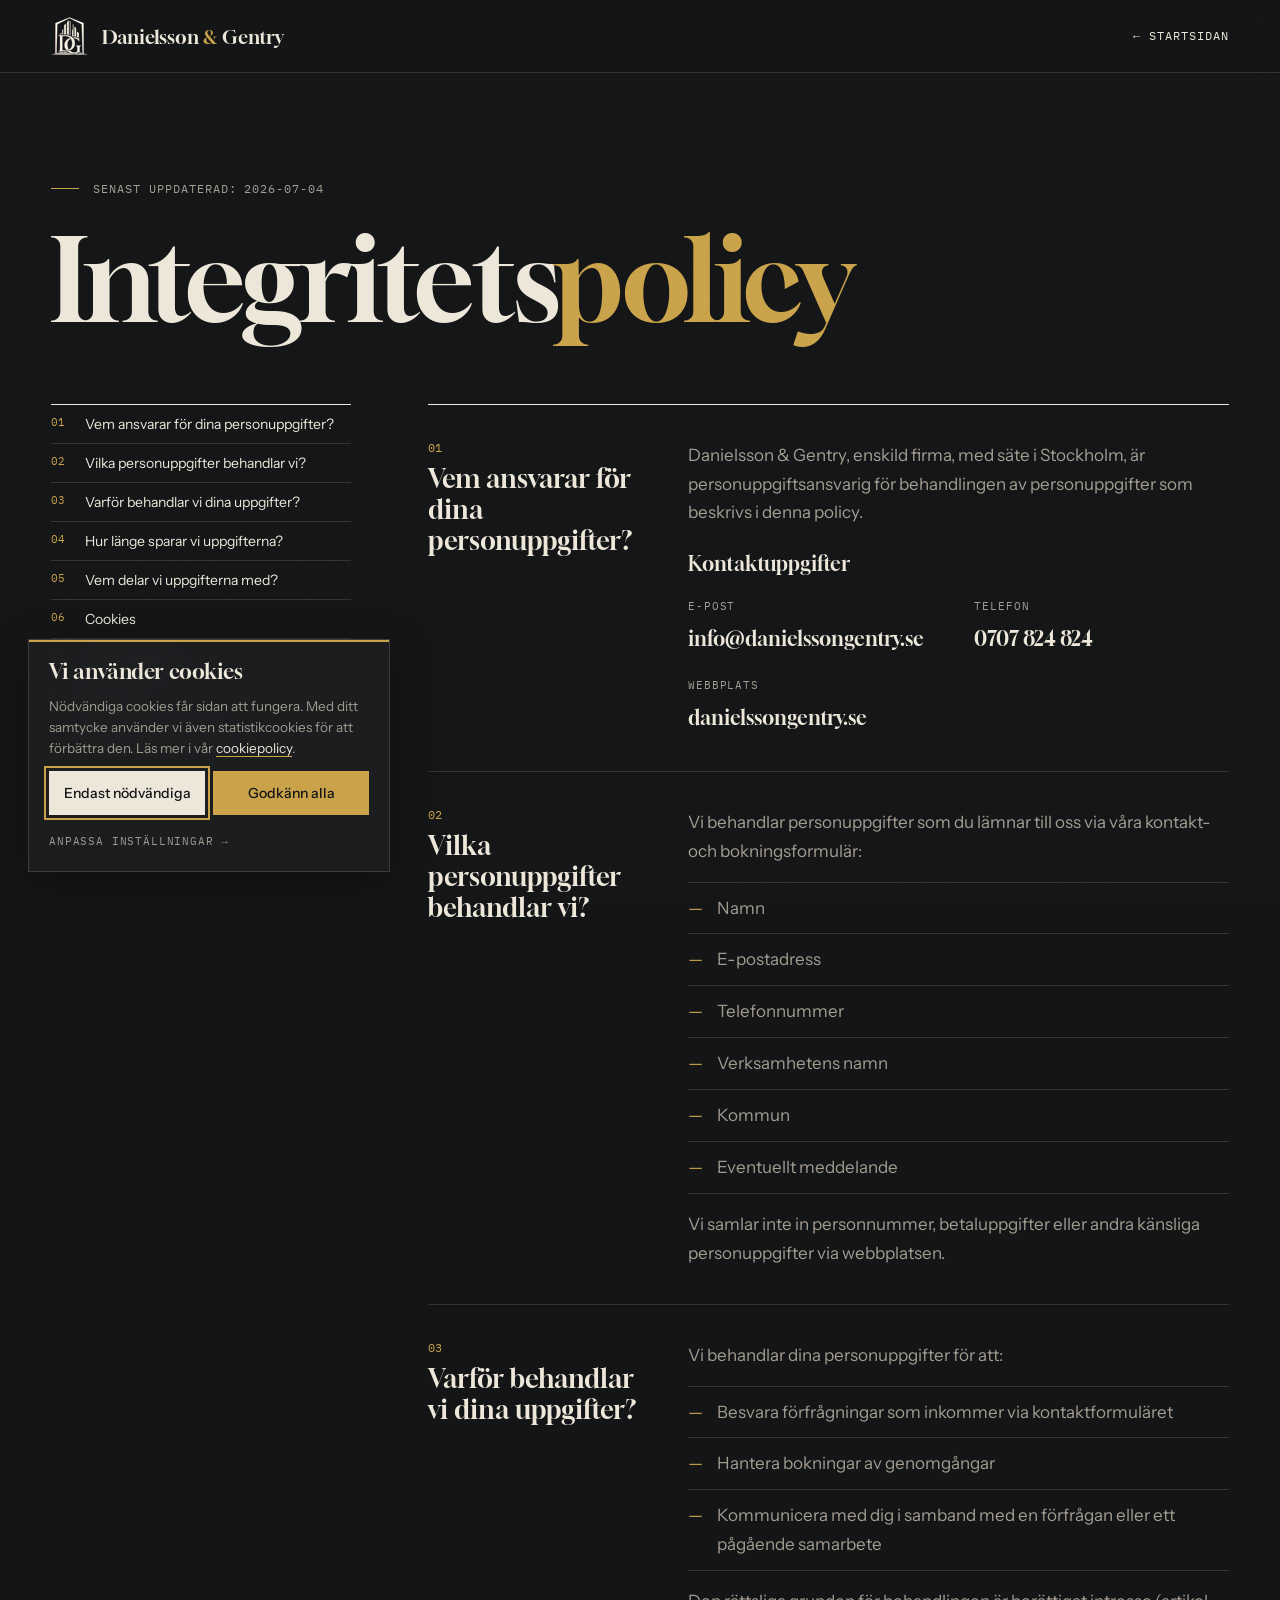
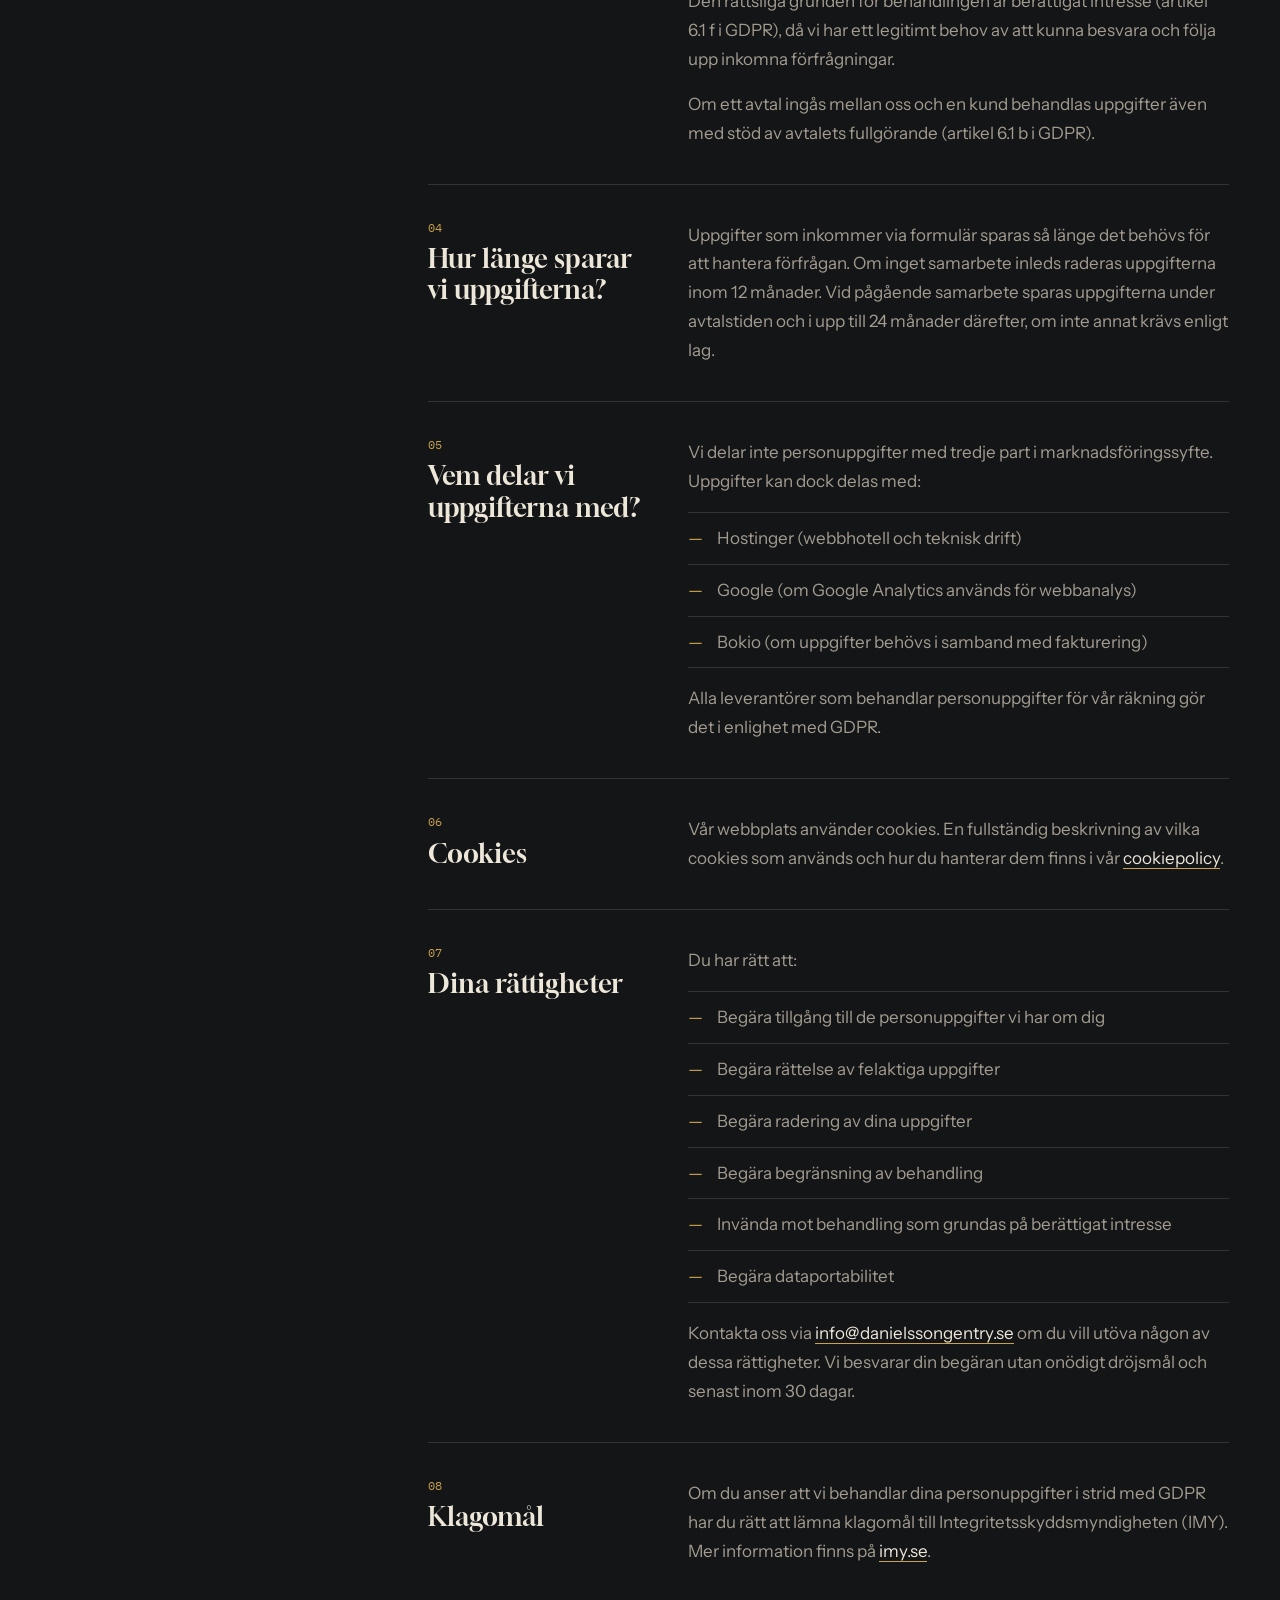
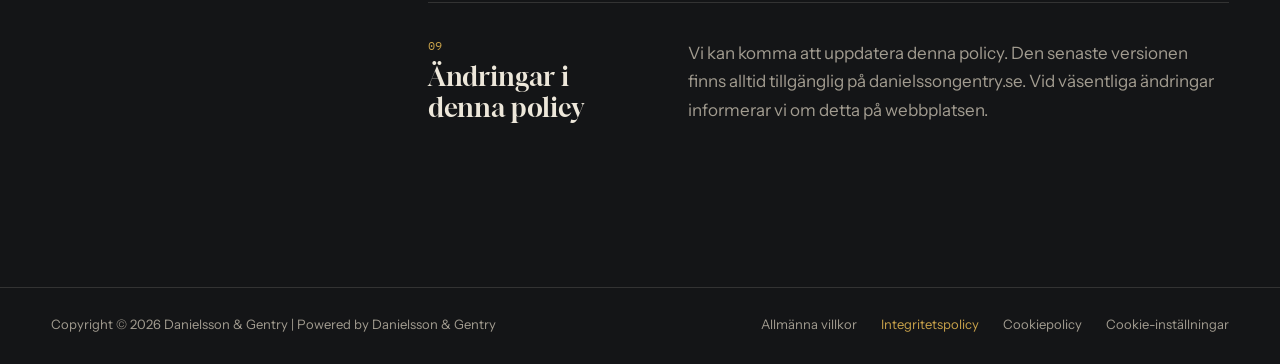
<file: integritetspolicy/index.html>
<!DOCTYPE html><html lang="sv"> <head><meta charset="utf-8"><meta name="viewport" content="width=device-width, initial-scale=1"><title>Integritetspolicy – Danielsson &amp; Gentry</title><meta name="description" content="Så behandlar Danielsson &#38; Gentry dina personuppgifter: vilka uppgifter, varför, hur länge och dina rättigheter enligt GDPR."><link rel="canonical" href="https://danielssongentry.se/integritetspolicy/"><meta name="theme-color" content="#141517"><meta property="og:type" content="website"><meta property="og:site_name" content="Danielsson &#38; Gentry"><meta property="og:locale" content="sv_SE"><meta property="og:title" content="Integritetspolicy – Danielsson &#38; Gentry"><meta property="og:description" content="Så behandlar Danielsson &#38; Gentry dina personuppgifter: vilka uppgifter, varför, hur länge och dina rättigheter enligt GDPR."><meta property="og:url" content="https://danielssongentry.se/integritetspolicy/"><meta property="og:image" content="https://danielssongentry.se/og-image.png"><meta property="og:image:width" content="1200"><meta property="og:image:height" content="630"><meta property="og:image:alt" content="Danielsson & Gentry – Er hemsida, vår förvaltning"><meta name="twitter:card" content="summary_large_image"><meta name="twitter:title" content="Integritetspolicy – Danielsson &#38; Gentry"><meta name="twitter:description" content="Så behandlar Danielsson &#38; Gentry dina personuppgifter: vilka uppgifter, varför, hur länge och dina rättigheter enligt GDPR."><meta name="twitter:image" content="https://danielssongentry.se/og-image.png"><link rel="icon" href="/favicon.ico" sizes="32x32"><link rel="icon" type="image/png" href="/favicon-32.png" sizes="32x32"><link rel="apple-touch-icon" href="/apple-touch-icon.png"><link rel="manifest" href="/site.webmanifest"><link rel="preload" as="font" type="font/woff2" href="/_astro/gloock-latin-400-normal.3dTk9V3B.woff2" crossorigin><link rel="preload" as="font" type="font/woff2" href="/_astro/instrument-sans-latin-400-normal.DRC__1Mx.woff2" crossorigin><script type="application/ld+json">{"@context":"https://schema.org","@type":"ProfessionalService","name":"Danielsson & Gentry","url":"https://danielssongentry.se/","email":"info@danielssongentry.se","telephone":"+46707824824","image":"https://danielssongentry.se/og-image.png","address":{"@type":"PostalAddress","addressLocality":"Stockholm","addressCountry":"SE"},"areaServed":{"@type":"Country","name":"Sverige"}}</script><!-- Kundens nycklar (Web3Forms, GA4). Redigera /dg-config.js --><script src="/dg-config.js"></script><script type="module" src="/_astro/Layout.astro_astro_type_script_index_0_lang.D2qzM2a7.js"></script><link rel="stylesheet" href="/_astro/allmanna-villkor.BVaaoK7e.css"></head> <body> <a href="#main" class="skip-link">Hoppa till innehållet</a> <header style="position:sticky;top:0;z-index:50;background:rgba(20,21,23,.82);backdrop-filter:blur(12px);-webkit-backdrop-filter:blur(12px);border-bottom:1px solid rgba(237,231,218,.14)"><div style="max-width:1440px;margin:0 auto;padding:0 clamp(20px,4vw,56px);height:72px;display:flex;align-items:center;justify-content:space-between;gap:24px"><a href="/" style="display:flex;align-items:center;gap:14px;white-space:nowrap" aria-label="Danielsson & Gentry – startsidan"><img src="/_astro/logo-light.DVmTBRzm_KbYwx.webp" srcset="/_astro/logo-light.DVmTBRzm_KbYwx.webp 1x, /_astro/logo-light.DVmTBRzm_ai1JX.webp 2x, /_astro/logo-light.DVmTBRzm_1weSSV.webp 3x" alt loading="eager" decoding="async" style="height:38px;width:auto;display:block;" fetchpriority="auto" width="37" height="38"><span style="font-family:'Gloock',serif;font-size:19px">Danielsson <span style="color:#C9A24A">&amp;</span> Gentry</span></a><a href="/" style="font-family:'IBM Plex Mono',monospace;font-size:12px;letter-spacing:.08em;text-transform:uppercase;white-space:nowrap;padding:12px 0">← Startsidan</a></div></header> <main id="main">  <div style="max-width:1440px;margin:0 auto;padding:clamp(64px,12vh,140px) clamp(20px,4vw,56px) clamp(48px,8vh,88px)"> <div style="display:flex;align-items:center;gap:14px;font-family:'IBM Plex Mono',monospace;font-size:12px;letter-spacing:.08em;text-transform:uppercase;color:#A29C90;margin-bottom:32px"><span style="width:28px;height:1px;background:#C9A24A;flex:none"></span><span>Senast uppdaterad: 2026-07-04</span></div> <h1 style="font-family:'Gloock',serif;font-weight:400;font-size:clamp(56px,9vw,148px);line-height:.9;letter-spacing:-.03em;margin:0">Integritets<span style="color:#C9A24A">policy</span></h1> </div> <div style="max-width:1440px;margin:0 auto;padding:0 clamp(20px,4vw,56px) clamp(96px,14vh,160px);display:flex;flex-wrap:wrap;gap:48px clamp(40px,6vw,120px);align-items:flex-start"> <nav class="legal-nav" aria-label="Innehåll" style="flex:1 1 220px;max-width:300px;top:104px;display:flex;flex-direction:column;border-top:1px solid #EDE7DA;font-size:14px"> <a href="#s1" style="display:flex;gap:14px;padding:10px 0;border-bottom:1px solid rgba(237,231,218,.14)"><span style="font-family:'IBM Plex Mono',monospace;font-size:11px;color:#C9A24A;width:20px;flex:none">01</span>Vem ansvarar för dina personuppgifter?</a> <a href="#s2" style="display:flex;gap:14px;padding:10px 0;border-bottom:1px solid rgba(237,231,218,.14)"><span style="font-family:'IBM Plex Mono',monospace;font-size:11px;color:#C9A24A;width:20px;flex:none">02</span>Vilka personuppgifter behandlar vi?</a> <a href="#s3" style="display:flex;gap:14px;padding:10px 0;border-bottom:1px solid rgba(237,231,218,.14)"><span style="font-family:'IBM Plex Mono',monospace;font-size:11px;color:#C9A24A;width:20px;flex:none">03</span>Varför behandlar vi dina uppgifter?</a> <a href="#s4" style="display:flex;gap:14px;padding:10px 0;border-bottom:1px solid rgba(237,231,218,.14)"><span style="font-family:'IBM Plex Mono',monospace;font-size:11px;color:#C9A24A;width:20px;flex:none">04</span>Hur länge sparar vi uppgifterna?</a> <a href="#s5" style="display:flex;gap:14px;padding:10px 0;border-bottom:1px solid rgba(237,231,218,.14)"><span style="font-family:'IBM Plex Mono',monospace;font-size:11px;color:#C9A24A;width:20px;flex:none">05</span>Vem delar vi uppgifterna med?</a> <a href="#s6" style="display:flex;gap:14px;padding:10px 0;border-bottom:1px solid rgba(237,231,218,.14)"><span style="font-family:'IBM Plex Mono',monospace;font-size:11px;color:#C9A24A;width:20px;flex:none">06</span>Cookies</a> <a href="#s7" style="display:flex;gap:14px;padding:10px 0;border-bottom:1px solid rgba(237,231,218,.14)"><span style="font-family:'IBM Plex Mono',monospace;font-size:11px;color:#C9A24A;width:20px;flex:none">07</span>Dina rättigheter</a> <a href="#s8" style="display:flex;gap:14px;padding:10px 0;border-bottom:1px solid rgba(237,231,218,.14)"><span style="font-family:'IBM Plex Mono',monospace;font-size:11px;color:#C9A24A;width:20px;flex:none">08</span>Klagomål</a> <a href="#s9" style="display:flex;gap:14px;padding:10px 0;border-bottom:1px solid rgba(237,231,218,.14)"><span style="font-family:'IBM Plex Mono',monospace;font-size:11px;color:#C9A24A;width:20px;flex:none">09</span>Ändringar i denna policy</a> </nav> <article style="flex:3 1 560px;min-width:0;max-width:820px;border-top:1px solid #EDE7DA;font-size:17px;line-height:1.7;color:#A29C90"> <section id="s1" style="scroll-margin-top:96px;border-bottom:1px solid rgba(237,231,218,.14);padding:36px 0;display:flex;flex-wrap:wrap;gap:14px 40px"> <h2 style="flex:0 0 220px;margin:0;font-family:'Gloock',serif;font-weight:400;font-size:26px;line-height:1.2;color:#EDE7DA"><span style="font-family:'IBM Plex Mono',monospace;font-size:12px;color:#C9A24A;display:block;margin-bottom:8px">01</span>Vem ansvarar för dina personuppgifter?</h2> <div style="flex:1 1 320px;min-width:0;display:flex;flex-direction:column;gap:16px"> <p style="margin:0">Danielsson &amp; Gentry, enskild firma, med säte i Stockholm, är personuppgiftsansvarig för behandlingen av personuppgifter som beskrivs i denna policy.</p> <div style="font-family:'Gloock',serif;font-size:20px;color:#EDE7DA;margin-top:4px">Kontaktuppgifter</div> <div style="display:grid;grid-template-columns:repeat(auto-fit,minmax(180px,1fr));gap:20px 32px"> <div><div style="font-family:'IBM Plex Mono',monospace;font-size:11px;letter-spacing:.08em;text-transform:uppercase;margin-bottom:6px">E-post</div><a href="mailto:info@danielssongentry.se" style="font-family:'Gloock',serif;font-size:20px;color:#EDE7DA;word-break:break-word">info@danielssongentry.se</a></div> <div><div style="font-family:'IBM Plex Mono',monospace;font-size:11px;letter-spacing:.08em;text-transform:uppercase;margin-bottom:6px">Telefon</div><a href="tel:+46707824824" style="font-family:'Gloock',serif;font-size:20px;color:#EDE7DA">0707 824 824</a></div> <div><div style="font-family:'IBM Plex Mono',monospace;font-size:11px;letter-spacing:.08em;text-transform:uppercase;margin-bottom:6px">Webbplats</div><a href="/" style="font-family:'Gloock',serif;font-size:20px;color:#EDE7DA">danielssongentry.se</a></div></div> </div> </section> <section id="s2" style="scroll-margin-top:96px;border-bottom:1px solid rgba(237,231,218,.14);padding:36px 0;display:flex;flex-wrap:wrap;gap:14px 40px"> <h2 style="flex:0 0 220px;margin:0;font-family:'Gloock',serif;font-weight:400;font-size:26px;line-height:1.2;color:#EDE7DA"><span style="font-family:'IBM Plex Mono',monospace;font-size:12px;color:#C9A24A;display:block;margin-bottom:8px">02</span>Vilka personuppgifter behandlar vi?</h2> <div style="flex:1 1 320px;min-width:0;display:flex;flex-direction:column;gap:16px"> <p style="margin:0">Vi behandlar personuppgifter som du lämnar till oss via våra kontakt- och bokningsformulär:</p> <div style="display:flex;flex-direction:column;border-top:1px solid rgba(237,231,218,.14)"><div style="display:flex;gap:14px;padding:11px 0;border-bottom:1px solid rgba(237,231,218,.14)"><span style="color:#C9A24A;flex:none">—</span><span>Namn</span></div><div style="display:flex;gap:14px;padding:11px 0;border-bottom:1px solid rgba(237,231,218,.14)"><span style="color:#C9A24A;flex:none">—</span><span>E-postadress</span></div><div style="display:flex;gap:14px;padding:11px 0;border-bottom:1px solid rgba(237,231,218,.14)"><span style="color:#C9A24A;flex:none">—</span><span>Telefonnummer</span></div><div style="display:flex;gap:14px;padding:11px 0;border-bottom:1px solid rgba(237,231,218,.14)"><span style="color:#C9A24A;flex:none">—</span><span>Verksamhetens namn</span></div><div style="display:flex;gap:14px;padding:11px 0;border-bottom:1px solid rgba(237,231,218,.14)"><span style="color:#C9A24A;flex:none">—</span><span>Kommun</span></div><div style="display:flex;gap:14px;padding:11px 0;border-bottom:1px solid rgba(237,231,218,.14)"><span style="color:#C9A24A;flex:none">—</span><span>Eventuellt meddelande</span></div></div> <p style="margin:0">Vi samlar inte in personnummer, betaluppgifter eller andra känsliga personuppgifter via webbplatsen.</p> </div> </section> <section id="s3" style="scroll-margin-top:96px;border-bottom:1px solid rgba(237,231,218,.14);padding:36px 0;display:flex;flex-wrap:wrap;gap:14px 40px"> <h2 style="flex:0 0 220px;margin:0;font-family:'Gloock',serif;font-weight:400;font-size:26px;line-height:1.2;color:#EDE7DA"><span style="font-family:'IBM Plex Mono',monospace;font-size:12px;color:#C9A24A;display:block;margin-bottom:8px">03</span>Varför behandlar vi dina uppgifter?</h2> <div style="flex:1 1 320px;min-width:0;display:flex;flex-direction:column;gap:16px"> <p style="margin:0">Vi behandlar dina personuppgifter för att:</p> <div style="display:flex;flex-direction:column;border-top:1px solid rgba(237,231,218,.14)"><div style="display:flex;gap:14px;padding:11px 0;border-bottom:1px solid rgba(237,231,218,.14)"><span style="color:#C9A24A;flex:none">—</span><span>Besvara förfrågningar som inkommer via kontaktformuläret</span></div><div style="display:flex;gap:14px;padding:11px 0;border-bottom:1px solid rgba(237,231,218,.14)"><span style="color:#C9A24A;flex:none">—</span><span>Hantera bokningar av genomgångar</span></div><div style="display:flex;gap:14px;padding:11px 0;border-bottom:1px solid rgba(237,231,218,.14)"><span style="color:#C9A24A;flex:none">—</span><span>Kommunicera med dig i samband med en förfrågan eller ett pågående samarbete</span></div></div> <p style="margin:0">Den rättsliga grunden för behandlingen är berättigat intresse (artikel 6.1 f i GDPR), då vi har ett legitimt behov av att kunna besvara och följa upp inkomna förfrågningar.</p> <p style="margin:0">Om ett avtal ingås mellan oss och en kund behandlas uppgifter även med stöd av avtalets fullgörande (artikel 6.1 b i GDPR).</p> </div> </section> <section id="s4" style="scroll-margin-top:96px;border-bottom:1px solid rgba(237,231,218,.14);padding:36px 0;display:flex;flex-wrap:wrap;gap:14px 40px"> <h2 style="flex:0 0 220px;margin:0;font-family:'Gloock',serif;font-weight:400;font-size:26px;line-height:1.2;color:#EDE7DA"><span style="font-family:'IBM Plex Mono',monospace;font-size:12px;color:#C9A24A;display:block;margin-bottom:8px">04</span>Hur länge sparar vi uppgifterna?</h2> <div style="flex:1 1 320px;min-width:0;display:flex;flex-direction:column;gap:16px"> <p style="margin:0">Uppgifter som inkommer via formulär sparas så länge det behövs för att hantera förfrågan. Om inget samarbete inleds raderas uppgifterna inom 12 månader. Vid pågående samarbete sparas uppgifterna under avtalstiden och i upp till 24 månader därefter, om inte annat krävs enligt lag.</p> </div> </section> <section id="s5" style="scroll-margin-top:96px;border-bottom:1px solid rgba(237,231,218,.14);padding:36px 0;display:flex;flex-wrap:wrap;gap:14px 40px"> <h2 style="flex:0 0 220px;margin:0;font-family:'Gloock',serif;font-weight:400;font-size:26px;line-height:1.2;color:#EDE7DA"><span style="font-family:'IBM Plex Mono',monospace;font-size:12px;color:#C9A24A;display:block;margin-bottom:8px">05</span>Vem delar vi uppgifterna med?</h2> <div style="flex:1 1 320px;min-width:0;display:flex;flex-direction:column;gap:16px"> <p style="margin:0">Vi delar inte personuppgifter med tredje part i marknadsföringssyfte. Uppgifter kan dock delas med:</p> <div style="display:flex;flex-direction:column;border-top:1px solid rgba(237,231,218,.14)"><div style="display:flex;gap:14px;padding:11px 0;border-bottom:1px solid rgba(237,231,218,.14)"><span style="color:#C9A24A;flex:none">—</span><span>Hostinger (webbhotell och teknisk drift)</span></div><div style="display:flex;gap:14px;padding:11px 0;border-bottom:1px solid rgba(237,231,218,.14)"><span style="color:#C9A24A;flex:none">—</span><span>Google (om Google Analytics används för webbanalys)</span></div><div style="display:flex;gap:14px;padding:11px 0;border-bottom:1px solid rgba(237,231,218,.14)"><span style="color:#C9A24A;flex:none">—</span><span>Bokio (om uppgifter behövs i samband med fakturering)</span></div></div> <p style="margin:0">Alla leverantörer som behandlar personuppgifter för vår räkning gör det i enlighet med GDPR.</p> </div> </section> <section id="s6" style="scroll-margin-top:96px;border-bottom:1px solid rgba(237,231,218,.14);padding:36px 0;display:flex;flex-wrap:wrap;gap:14px 40px"> <h2 style="flex:0 0 220px;margin:0;font-family:'Gloock',serif;font-weight:400;font-size:26px;line-height:1.2;color:#EDE7DA"><span style="font-family:'IBM Plex Mono',monospace;font-size:12px;color:#C9A24A;display:block;margin-bottom:8px">06</span>Cookies</h2> <div style="flex:1 1 320px;min-width:0;display:flex;flex-direction:column;gap:16px"> <p style="margin:0">Vår webbplats använder cookies. En fullständig beskrivning av vilka cookies som används och hur du hanterar dem finns i vår <a href="/cookiepolicy/" style="color:#EDE7DA;border-bottom:1px solid #C9A24A">cookiepolicy</a>.</p> </div> </section> <section id="s7" style="scroll-margin-top:96px;border-bottom:1px solid rgba(237,231,218,.14);padding:36px 0;display:flex;flex-wrap:wrap;gap:14px 40px"> <h2 style="flex:0 0 220px;margin:0;font-family:'Gloock',serif;font-weight:400;font-size:26px;line-height:1.2;color:#EDE7DA"><span style="font-family:'IBM Plex Mono',monospace;font-size:12px;color:#C9A24A;display:block;margin-bottom:8px">07</span>Dina rättigheter</h2> <div style="flex:1 1 320px;min-width:0;display:flex;flex-direction:column;gap:16px"> <p style="margin:0">Du har rätt att:</p> <div style="display:flex;flex-direction:column;border-top:1px solid rgba(237,231,218,.14)"><div style="display:flex;gap:14px;padding:11px 0;border-bottom:1px solid rgba(237,231,218,.14)"><span style="color:#C9A24A;flex:none">—</span><span>Begära tillgång till de personuppgifter vi har om dig</span></div><div style="display:flex;gap:14px;padding:11px 0;border-bottom:1px solid rgba(237,231,218,.14)"><span style="color:#C9A24A;flex:none">—</span><span>Begära rättelse av felaktiga uppgifter</span></div><div style="display:flex;gap:14px;padding:11px 0;border-bottom:1px solid rgba(237,231,218,.14)"><span style="color:#C9A24A;flex:none">—</span><span>Begära radering av dina uppgifter</span></div><div style="display:flex;gap:14px;padding:11px 0;border-bottom:1px solid rgba(237,231,218,.14)"><span style="color:#C9A24A;flex:none">—</span><span>Begära begränsning av behandling</span></div><div style="display:flex;gap:14px;padding:11px 0;border-bottom:1px solid rgba(237,231,218,.14)"><span style="color:#C9A24A;flex:none">—</span><span>Invända mot behandling som grundas på berättigat intresse</span></div><div style="display:flex;gap:14px;padding:11px 0;border-bottom:1px solid rgba(237,231,218,.14)"><span style="color:#C9A24A;flex:none">—</span><span>Begära dataportabilitet</span></div></div> <p style="margin:0">Kontakta oss via <a href="mailto:info@danielssongentry.se" style="color:#EDE7DA;border-bottom:1px solid #C9A24A">info@danielssongentry.se</a> om du vill utöva någon av dessa rättigheter. Vi besvarar din begäran utan onödigt dröjsmål och senast inom 30 dagar.</p> </div> </section> <section id="s8" style="scroll-margin-top:96px;border-bottom:1px solid rgba(237,231,218,.14);padding:36px 0;display:flex;flex-wrap:wrap;gap:14px 40px"> <h2 style="flex:0 0 220px;margin:0;font-family:'Gloock',serif;font-weight:400;font-size:26px;line-height:1.2;color:#EDE7DA"><span style="font-family:'IBM Plex Mono',monospace;font-size:12px;color:#C9A24A;display:block;margin-bottom:8px">08</span>Klagomål</h2> <div style="flex:1 1 320px;min-width:0;display:flex;flex-direction:column;gap:16px"> <p style="margin:0">Om du anser att vi behandlar dina personuppgifter i strid med GDPR har du rätt att lämna klagomål till Integritetsskyddsmyndigheten (IMY). Mer information finns på <a href="https://www.imy.se" style="color:#EDE7DA;border-bottom:1px solid #C9A24A">imy.se</a>.</p> </div> </section> <section id="s9" style="scroll-margin-top:96px;padding:36px 0;display:flex;flex-wrap:wrap;gap:14px 40px"> <h2 style="flex:0 0 220px;margin:0;font-family:'Gloock',serif;font-weight:400;font-size:26px;line-height:1.2;color:#EDE7DA"><span style="font-family:'IBM Plex Mono',monospace;font-size:12px;color:#C9A24A;display:block;margin-bottom:8px">09</span>Ändringar i denna policy</h2> <div style="flex:1 1 320px;min-width:0;display:flex;flex-direction:column;gap:16px"> <p style="margin:0">Vi kan komma att uppdatera denna policy. Den senaste versionen finns alltid tillgänglig på danielssongentry.se. Vid väsentliga ändringar informerar vi om detta på webbplatsen.</p> </div> </section> </article> </div>  </main> <footer style="border-top:1px solid rgba(237,231,218,.14)"><div style="max-width:1440px;margin:0 auto;padding:28px clamp(20px,4vw,56px) 32px;display:flex;flex-wrap:wrap;justify-content:space-between;align-items:center;gap:16px 32px;font-size:13px;color:#A29C90"><span>Copyright © 2026 Danielsson &amp; Gentry | Powered by Danielsson &amp; Gentry</span><div style="display:flex;flex-wrap:wrap;gap:8px 24px"><a href="/allmanna-villkor/">Allmänna villkor</a><a href="/integritetspolicy/" style="color:#C9A24A" aria-current="page">Integritetspolicy</a><a href="/cookiepolicy/">Cookiepolicy</a><a href="#cookie-installningar">Cookie-inställningar</a></div></div></footer> </body></html>
</file>
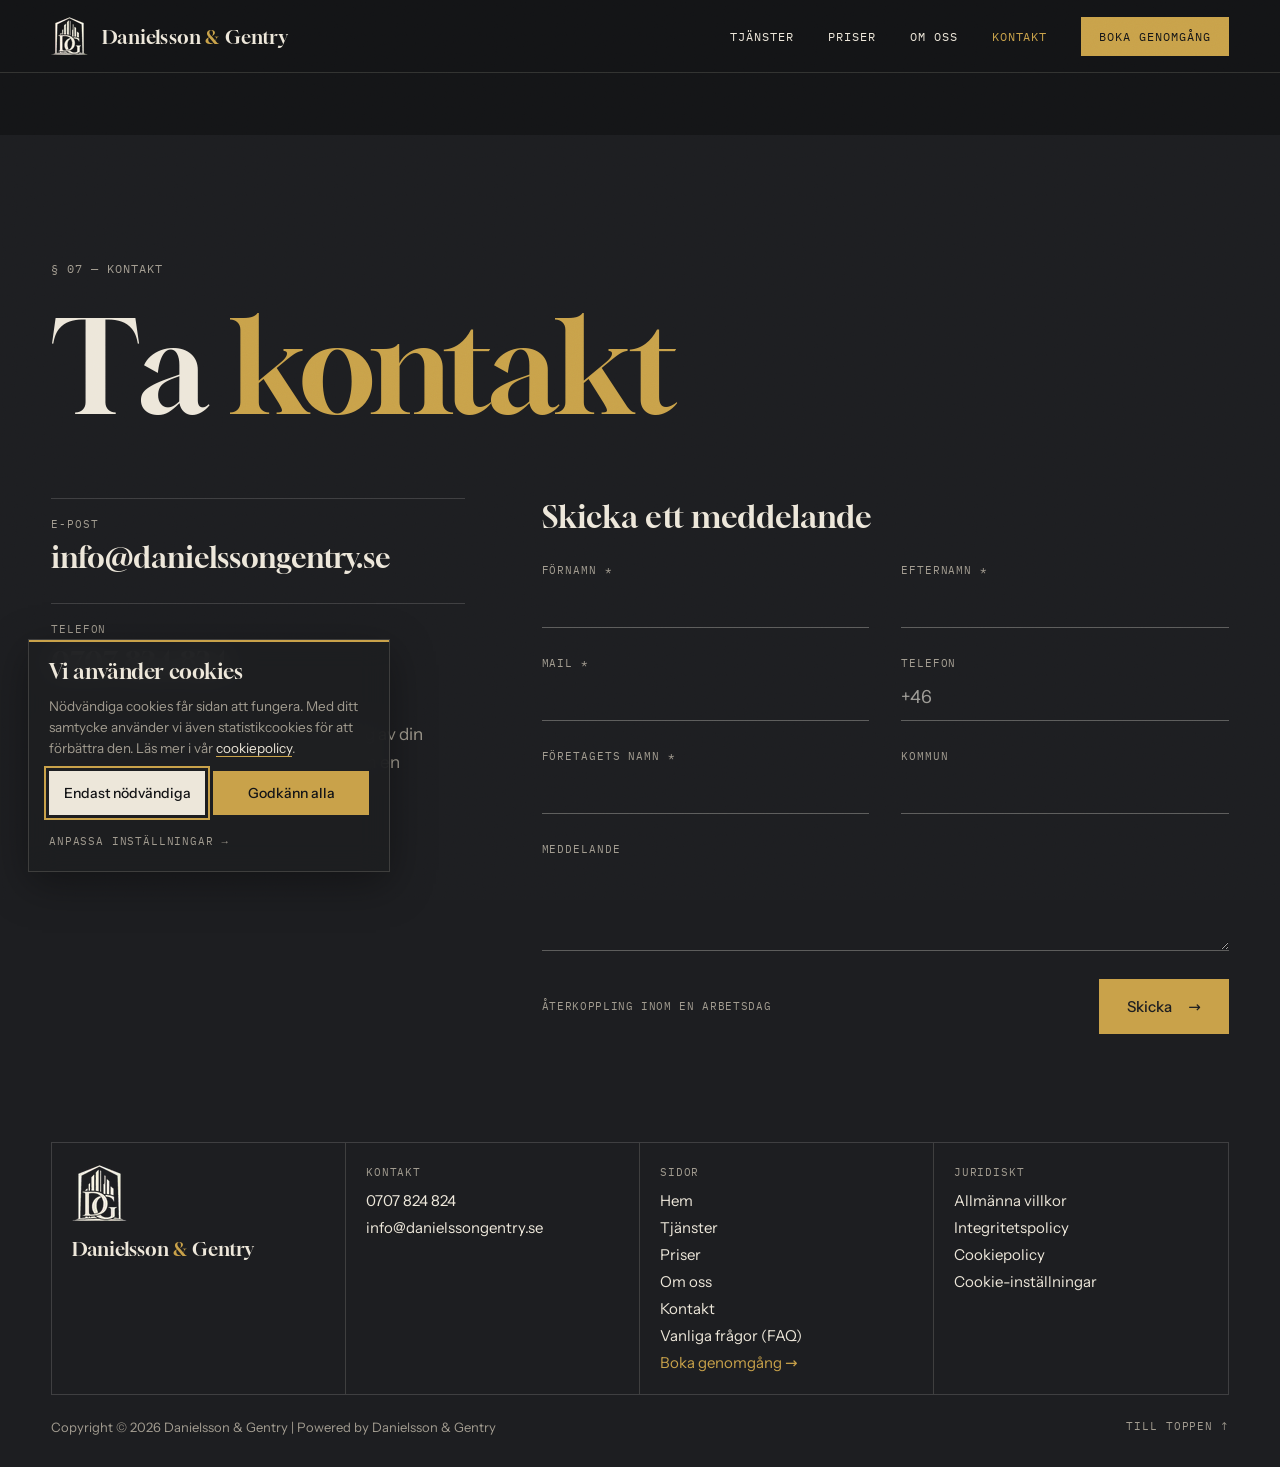
<file: kontakt/index.html>
<!DOCTYPE html><html lang="sv"> <head><meta charset="utf-8"><meta name="viewport" content="width=device-width, initial-scale=1"><title>Kontakt – Danielsson &amp; Gentry</title><meta name="description" content="Boka en genomgång av din hemsida. Ring 0707 824 824, mejla info@danielssongentry.se eller skicka formuläret – vi återkopplar inom en arbetsdag."><link rel="canonical" href="https://danielssongentry.se/kontakt/"><meta name="theme-color" content="#141517"><meta property="og:type" content="website"><meta property="og:site_name" content="Danielsson &#38; Gentry"><meta property="og:locale" content="sv_SE"><meta property="og:title" content="Kontakt – Danielsson &#38; Gentry"><meta property="og:description" content="Boka en genomgång av din hemsida. Ring 0707 824 824, mejla info@danielssongentry.se eller skicka formuläret – vi återkopplar inom en arbetsdag."><meta property="og:url" content="https://danielssongentry.se/kontakt/"><meta property="og:image" content="https://danielssongentry.se/og-image.png"><meta property="og:image:width" content="1200"><meta property="og:image:height" content="630"><meta property="og:image:alt" content="Danielsson & Gentry – Er hemsida, vår förvaltning"><meta name="twitter:card" content="summary_large_image"><meta name="twitter:title" content="Kontakt – Danielsson &#38; Gentry"><meta name="twitter:description" content="Boka en genomgång av din hemsida. Ring 0707 824 824, mejla info@danielssongentry.se eller skicka formuläret – vi återkopplar inom en arbetsdag."><meta name="twitter:image" content="https://danielssongentry.se/og-image.png"><link rel="icon" href="/favicon.ico" sizes="32x32"><link rel="icon" type="image/png" href="/favicon-32.png" sizes="32x32"><link rel="apple-touch-icon" href="/apple-touch-icon.png"><link rel="manifest" href="/site.webmanifest"><link rel="preload" as="font" type="font/woff2" href="/_astro/gloock-latin-400-normal.3dTk9V3B.woff2" crossorigin><link rel="preload" as="font" type="font/woff2" href="/_astro/instrument-sans-latin-400-normal.DRC__1Mx.woff2" crossorigin><script type="application/ld+json">{"@context":"https://schema.org","@type":"ProfessionalService","name":"Danielsson & Gentry","url":"https://danielssongentry.se/","email":"info@danielssongentry.se","telephone":"+46707824824","image":"https://danielssongentry.se/og-image.png","address":{"@type":"PostalAddress","addressLocality":"Stockholm","addressCountry":"SE"},"areaServed":{"@type":"Country","name":"Sverige"}}</script><!-- Kundens nycklar (Web3Forms, GA4). Redigera /dg-config.js --><script src="/dg-config.js"></script><script type="module" src="/_astro/Layout.astro_astro_type_script_index_0_lang.D2qzM2a7.js"></script><link rel="stylesheet" href="/_astro/allmanna-villkor.BVaaoK7e.css">
<style>#form-submit[disabled]{opacity:.6;cursor:progress!important}
</style></head> <body> <a href="#main" class="skip-link">Hoppa till innehållet</a> <header style="position:fixed;top:0;left:0;right:0;z-index:50;background:rgba(20,21,23,.82);backdrop-filter:blur(12px);-webkit-backdrop-filter:blur(12px);border-bottom:1px solid rgba(237,231,218,.14)"><div style="max-width:1440px;margin:0 auto;padding:0 clamp(20px,4vw,56px);height:72px;display:flex;align-items:center;justify-content:space-between;gap:24px"><a href="/" style="display:flex;align-items:center;gap:14px;white-space:nowrap" aria-label="Danielsson & Gentry – startsidan"><img src="/_astro/logo-light.DVmTBRzm_KbYwx.webp" srcset="/_astro/logo-light.DVmTBRzm_KbYwx.webp 1x, /_astro/logo-light.DVmTBRzm_ai1JX.webp 2x, /_astro/logo-light.DVmTBRzm_1weSSV.webp 3x" alt loading="eager" decoding="async" style="height:38px;width:auto;display:block;" fetchpriority="auto" width="37" height="38"><span style="font-family:'Gloock',serif;font-size:19px;letter-spacing:.01em">Danielsson <span style="font-style:normal;color:#C9A24A">&amp;</span> Gentry</span></a><nav class="only-desk" aria-label="Huvudmeny" style="display:flex;align-items:center;gap:34px;font-family:'IBM Plex Mono',monospace;font-size:12px;letter-spacing:.08em;text-transform:uppercase"><a href="/tjanster/">Tjänster</a><a href="/priser/">Priser</a><a href="/om-oss/">Om oss</a><a href="/kontakt/" style="color:#C9A24A" aria-current="page">Kontakt</a><a href="/kontakt/" class="h-gold" style="white-space:nowrap;background:#C9A24A;color:#141517;padding:12px 18px;transition:background .3s">Boka genomgång</a></nav><button id="menu-toggle" class="only-mob" type="button" aria-expanded="false" aria-controls="mobile-menu" data-open="Stäng" data-closed="Meny" style="background:none;border:1px solid #EDE7DA;padding:10px 14px;font-family:'IBM Plex Mono',monospace;font-size:12px;letter-spacing:.08em;text-transform:uppercase;cursor:pointer;min-height:44px;min-width:72px">Meny</button></div></header><div id="mobile-menu" class="only-mob" hidden style="position:fixed;inset:72px 0 0 0;z-index:49;background:#141517;padding:28px clamp(20px,4vw,56px);overflow-y:auto"><nav aria-label="Mobilmeny" style="display:flex;flex-direction:column"><a href="/tjanster/" style="font-family:'Gloock',serif;font-size:42px;padding:14px 0;border-bottom:1px solid rgba(237,231,218,.14)">Tjänster</a><a href="/priser/" style="font-family:'Gloock',serif;font-size:42px;padding:14px 0;border-bottom:1px solid rgba(237,231,218,.14)">Priser</a><a href="/om-oss/" style="font-family:'Gloock',serif;font-size:42px;padding:14px 0;border-bottom:1px solid rgba(237,231,218,.14)">Om oss</a><a href="/kontakt/" aria-current="page" style="font-family:'Gloock',serif;font-size:42px;padding:14px 0;border-bottom:1px solid rgba(237,231,218,.14)">Kontakt</a><a href="/kontakt/" style="margin-top:28px;background:#C9A24A;color:#141517;padding:18px 22px;font-size:16px;font-weight:500;display:flex;justify-content:space-between">Boka genomgång <span aria-hidden="true">→</span></a></nav></div> <main id="main">  <section id="kontakt" aria-labelledby="kontakt-h" style="scroll-margin-top:72px;margin-top:calc(72px + clamp(32px,7vh,88px));background:#1D1E21;color:#EDE7DA;padding:clamp(96px,14vh,180px) 0 0"> <div style="max-width:1440px;margin:0 auto;padding:0 clamp(20px,4vw,56px)"> <div data-reveal="0" style="font-family:'IBM Plex Mono',monospace;font-size:12px;letter-spacing:.08em;text-transform:uppercase;color:#A29C90;margin-bottom:32px">§ 07 — Kontakt</div> <h1 id="kontakt-h" data-reveal="80" style="font-family:'Gloock',serif;font-weight:400;font-size:clamp(60px,10vw,168px);line-height:.92;letter-spacing:-.025em;margin:0 0 clamp(56px,8vh,96px)">Ta <span style="font-style:normal;color:#C9A24A">kontakt</span></h1> <div style="display:flex;flex-wrap:wrap;gap:56px clamp(40px,6vw,120px);padding-bottom:clamp(80px,12vh,140px)"> <div data-reveal="0" style="flex:1 1 300px;max-width:460px;display:flex;flex-direction:column;gap:28px"> <a href="mailto:info@danielssongentry.se" class="h-text" style="display:flex;flex-direction:column;gap:8px;border-top:1px solid rgba(242,237,227,.16);padding-top:18px"><span style="font-family:'IBM Plex Mono',monospace;font-size:11px;letter-spacing:.08em;text-transform:uppercase;color:#A29C90">E-post</span><span style="font-family:'Gloock',serif;font-size:clamp(24px,2.3vw,34px);word-break:break-word">info@danielssongentry.se</span></a> <a href="tel:+46707824824" class="h-text" style="display:flex;flex-direction:column;gap:8px;border-top:1px solid rgba(242,237,227,.16);padding-top:18px"><span style="font-family:'IBM Plex Mono',monospace;font-size:11px;letter-spacing:.08em;text-transform:uppercase;color:#A29C90">Telefon</span><span style="font-family:'Gloock',serif;font-size:clamp(24px,2.3vw,34px)">0707 824 824</span></a> <p style="font-size:17px;line-height:1.65;color:#A29C90;margin:12px 0 0">Har du frågor eller vill boka en genomgång av din hemsida? Hör av dig så återkopplar vi inom en arbetsdag.</p> </div> <div data-reveal="120" style="flex:2 1 460px;min-width:0"> <form id="contact-form" style="display:grid;grid-template-columns:repeat(auto-fit,minmax(min(100%,240px),1fr));gap:28px 32px"> <div style="grid-column:1/-1;font-family:'Gloock',serif;font-size:clamp(26px,2.4vw,34px)" id="form-title">Skicka ett meddelande</div> <label style="display:flex;flex-direction:column;gap:4px;font-family:'IBM Plex Mono',monospace;font-size:11px;letter-spacing:.08em;text-transform:uppercase;color:#A29C90">Förnamn *<input class="f-line" required name="fornamn" autocomplete="given-name" style="background:transparent;border:0;border-bottom:1px solid rgba(242,237,227,.3);padding:12px 0;font-family:'Instrument Sans',sans-serif;font-size:18px;letter-spacing:0;text-transform:none;color:#EDE7DA;border-radius:0"></label> <label style="display:flex;flex-direction:column;gap:4px;font-family:'IBM Plex Mono',monospace;font-size:11px;letter-spacing:.08em;text-transform:uppercase;color:#A29C90">Efternamn *<input class="f-line" required name="efternamn" autocomplete="family-name" style="background:transparent;border:0;border-bottom:1px solid rgba(242,237,227,.3);padding:12px 0;font-family:'Instrument Sans',sans-serif;font-size:18px;letter-spacing:0;text-transform:none;color:#EDE7DA;border-radius:0"></label> <label style="display:flex;flex-direction:column;gap:4px;font-family:'IBM Plex Mono',monospace;font-size:11px;letter-spacing:.08em;text-transform:uppercase;color:#A29C90">Mail *<input class="f-line" required type="email" name="mail" autocomplete="email" style="background:transparent;border:0;border-bottom:1px solid rgba(242,237,227,.3);padding:12px 0;font-family:'Instrument Sans',sans-serif;font-size:18px;letter-spacing:0;text-transform:none;color:#EDE7DA;border-radius:0"></label> <label style="display:flex;flex-direction:column;gap:4px;font-family:'IBM Plex Mono',monospace;font-size:11px;letter-spacing:.08em;text-transform:uppercase;color:#A29C90">Telefon<input class="f-line" type="tel" name="telefon" placeholder="+46" autocomplete="tel" style="background:transparent;border:0;border-bottom:1px solid rgba(242,237,227,.3);padding:12px 0;font-family:'Instrument Sans',sans-serif;font-size:18px;letter-spacing:0;text-transform:none;color:#EDE7DA;border-radius:0"></label> <label style="display:flex;flex-direction:column;gap:4px;font-family:'IBM Plex Mono',monospace;font-size:11px;letter-spacing:.08em;text-transform:uppercase;color:#A29C90">Företagets namn *<input class="f-line" required name="foretag" autocomplete="organization" style="background:transparent;border:0;border-bottom:1px solid rgba(242,237,227,.3);padding:12px 0;font-family:'Instrument Sans',sans-serif;font-size:18px;letter-spacing:0;text-transform:none;color:#EDE7DA;border-radius:0"></label> <div style="position:relative;display:flex;flex-direction:column;gap:4px;font-family:'IBM Plex Mono',monospace;font-size:11px;letter-spacing:.08em;text-transform:uppercase;color:#A29C90"> <label for="kommun">Kommun</label> <input class="f-line" id="kommun" name="kommun" autocomplete="off" role="combobox" aria-autocomplete="list" aria-controls="kommun-lista" aria-expanded="false" style="background:transparent;border:0;border-bottom:1px solid rgba(242,237,227,.3);padding:12px 0;font-family:'Instrument Sans',sans-serif;font-size:18px;letter-spacing:0;text-transform:none;color:#EDE7DA;border-radius:0"> <div id="kommun-lista" role="listbox" aria-label="Kommuner" hidden style="position:absolute;left:0;right:0;top:100%;z-index:20;margin-top:2px;background:#1D1E21;border:1px solid rgba(237,231,218,.18);box-shadow:0 18px 40px rgba(0,0,0,.45);max-height:264px;overflow-y:auto;text-transform:none;letter-spacing:0"></div> </div> <label style="grid-column:1/-1;display:flex;flex-direction:column;gap:4px;font-family:'IBM Plex Mono',monospace;font-size:11px;letter-spacing:.08em;text-transform:uppercase;color:#A29C90">Meddelande<textarea class="f-line" name="meddelande" rows="3" style="background:transparent;border:0;border-bottom:1px solid rgba(242,237,227,.3);padding:12px 0;font-family:'Instrument Sans',sans-serif;font-size:18px;letter-spacing:0;text-transform:none;color:#EDE7DA;border-radius:0;resize:vertical"></textarea></label> <!-- Honeypot (Web3Forms botcheck): dolt för människor, ifylls av enkla spam-robotar --> <div style="display:none" aria-hidden="true"><label>Lämna tomt<input type="checkbox" name="botcheck" tabindex="-1" autocomplete="off"></label></div> <p id="form-error" role="alert" hidden style="grid-column:1/-1;margin:0;border-left:1px solid #F2B1A8;padding-left:16px;font-size:15px;line-height:1.55;color:#F2B1A8"></p> <div style="grid-column:1/-1;display:flex;flex-wrap:wrap;justify-content:space-between;align-items:center;gap:20px"> <span style="font-family:'IBM Plex Mono',monospace;font-size:11px;letter-spacing:.06em;text-transform:uppercase;color:#A29C90">Återkoppling inom en arbetsdag</span> <button id="form-submit" class="h-submit" type="submit" style="background:#C9A24A;color:#1D1E21;border:0;border-radius:0;padding:18px 28px;font-size:15px;font-weight:500;cursor:pointer;display:flex;gap:16px;transition:background .3s"><span data-label>Skicka</span> <span aria-hidden="true">→</span></button> </div> </form> <div id="form-sent" hidden tabindex="-1" style="border-top:1px solid #C9A24A;padding-top:28px;outline:none"> <div style="font-family:'IBM Plex Mono',monospace;font-size:12px;letter-spacing:.08em;text-transform:uppercase;color:#C9A24A;margin-bottom:16px">Mottaget</div> <p style="font-family:'Gloock',serif;font-size:clamp(26px,2.6vw,38px);line-height:1.2;margin:0">Tack — vi återkopplar inom en arbetsdag.</p> </div> </div> </div> </div> </section>  <script type="module" src="/_astro/Contact.astro_astro_type_script_index_0_lang.Bt-zNV8g.js"></script>  </main> <footer style="background:#1D1E21;color:#EDE7DA"><div style="max-width:1440px;margin:0 auto;padding:0 clamp(20px,4vw,56px) 32px"><div style="display:grid;grid-template-columns:repeat(auto-fit,minmax(210px,1fr));border:1px solid rgba(242,237,227,.16)"><div style="padding:22px 20px;border-right:1px solid rgba(242,237,227,.16);display:flex;flex-direction:column;gap:16px"><img src="/_astro/logo-light.DVmTBRzm_2irkQT.webp" srcset="/_astro/logo-light.DVmTBRzm_2irkQT.webp 1x, /_astro/logo-light.DVmTBRzm_Z1lMNiK.webp 2x, /_astro/logo-light.DVmTBRzm_2d7akm.webp 3x" alt="Danielsson &#38; Gentry" loading="lazy" decoding="async" style="height:56px;width:auto;display:block;align-self:flex-start" fetchpriority="auto" width="55" height="56"><span style="font-family:'Gloock',serif;font-size:19px">Danielsson <span style="color:#C9A24A">&amp;</span> Gentry</span></div><div style="padding:22px 20px;border-right:1px solid rgba(242,237,227,.16)"><div style="font-family:'IBM Plex Mono',monospace;font-size:10.5px;letter-spacing:.08em;text-transform:uppercase;color:#A29C90;margin-bottom:12px">Kontakt</div><div style="display:flex;flex-direction:column;gap:8px;font-size:15px"><a href="tel:+46707824824">0707 824 824</a><a href="mailto:info@danielssongentry.se" style="word-break:break-word">info@danielssongentry.se</a></div></div><div style="padding:22px 20px;border-right:1px solid rgba(242,237,227,.16)"><div style="font-family:'IBM Plex Mono',monospace;font-size:10.5px;letter-spacing:.08em;text-transform:uppercase;color:#A29C90;margin-bottom:12px">Sidor</div><div style="display:flex;flex-direction:column;gap:8px;font-size:15px"><a href="/">Hem</a><a href="/tjanster/">Tjänster</a><a href="/priser/">Priser</a><a href="/om-oss/">Om oss</a><a href="/kontakt/">Kontakt</a><a href="/vanliga-fragor/">Vanliga frågor (FAQ)</a><a href="/kontakt/" style="color:#C9A24A">Boka genomgång →</a></div></div><div style="padding:22px 20px"><div style="font-family:'IBM Plex Mono',monospace;font-size:10.5px;letter-spacing:.08em;text-transform:uppercase;color:#A29C90;margin-bottom:12px">Juridiskt</div><div style="display:flex;flex-direction:column;gap:8px;font-size:15px"><a href="/allmanna-villkor/">Allmänna villkor</a><a href="/integritetspolicy/">Integritetspolicy</a><a href="/cookiepolicy/">Cookiepolicy</a><a href="#cookie-installningar">Cookie-inställningar</a></div></div></div><div style="padding-top:24px;display:flex;flex-wrap:wrap;justify-content:space-between;gap:12px;font-size:13px;color:#A29C90"><span>Copyright © 2026 Danielsson &amp; Gentry | Powered by Danielsson &amp; Gentry</span><a href="/" style="font-family:'IBM Plex Mono',monospace;font-size:11px;letter-spacing:.08em;text-transform:uppercase">Till toppen ↑</a></div></div></footer> </body></html>
</file>
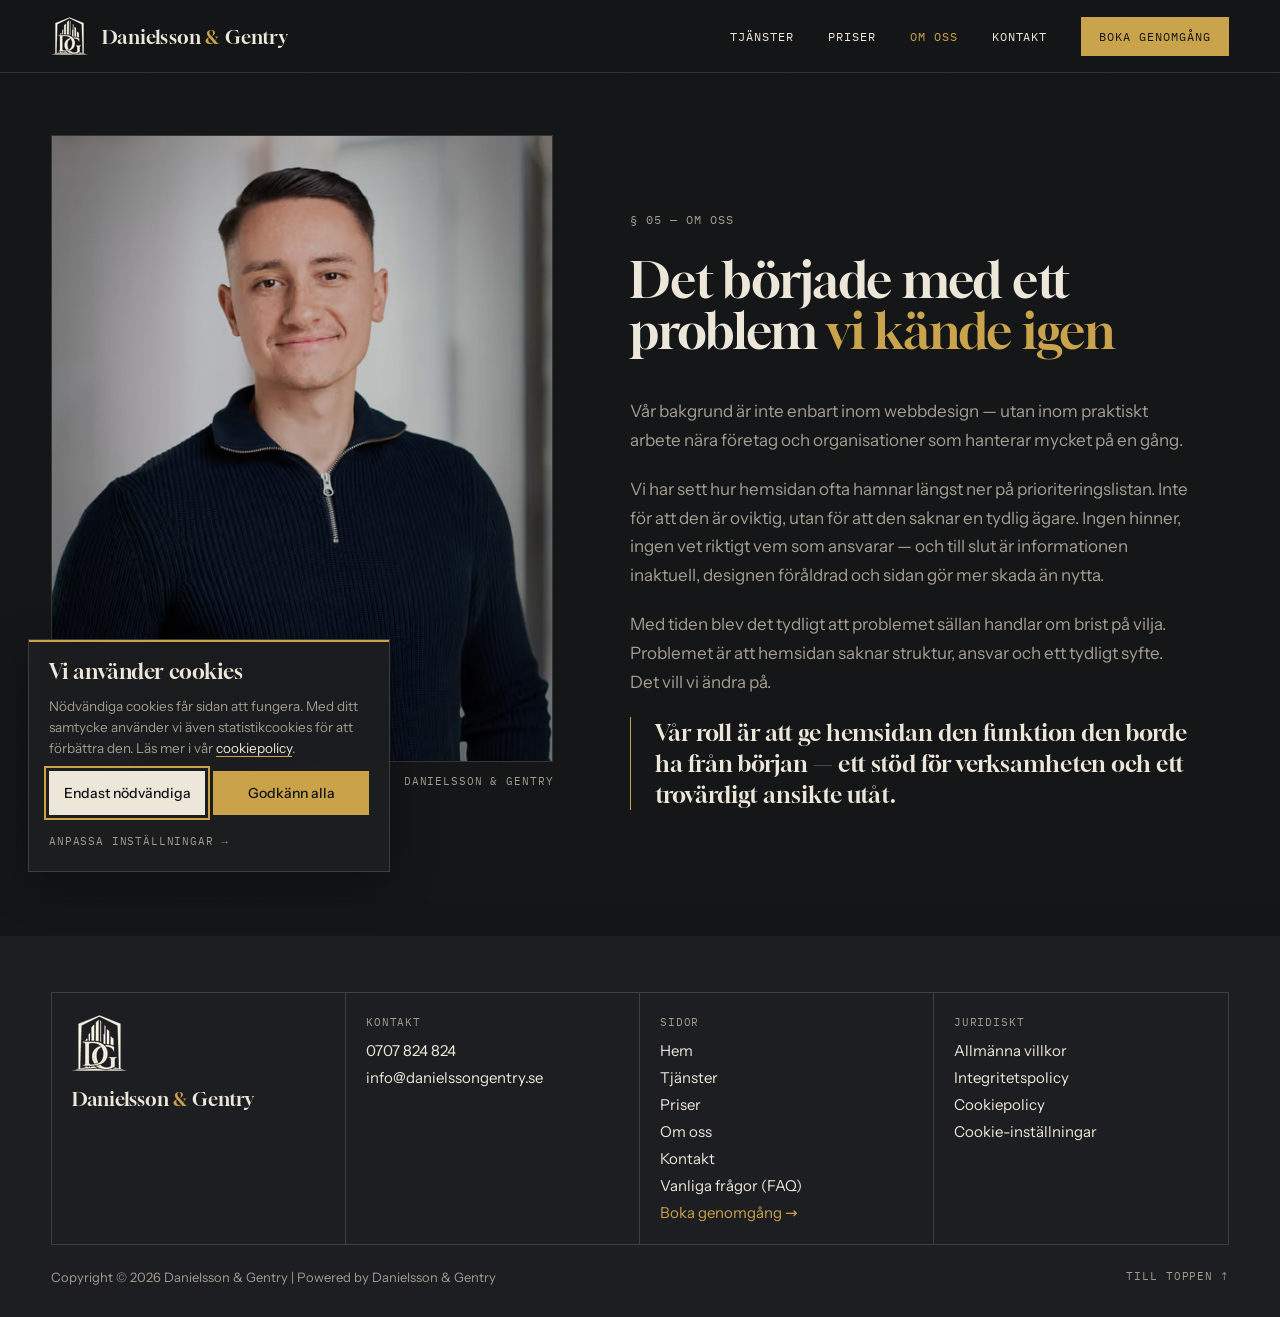
<file: om-oss/index.html>
<!DOCTYPE html><html lang="sv"> <head><meta charset="utf-8"><meta name="viewport" content="width=device-width, initial-scale=1"><title>Om oss – Danielsson &amp; Gentry</title><meta name="description" content="Det började med ett problem vi kände igen: hemsidor utan ägare. Läs om varför vi vill ge din hemsida struktur, ansvar och ett tydligt syfte."><link rel="canonical" href="https://danielssongentry.se/om-oss/"><meta name="theme-color" content="#141517"><meta property="og:type" content="website"><meta property="og:site_name" content="Danielsson &#38; Gentry"><meta property="og:locale" content="sv_SE"><meta property="og:title" content="Om oss – Danielsson &#38; Gentry"><meta property="og:description" content="Det började med ett problem vi kände igen: hemsidor utan ägare. Läs om varför vi vill ge din hemsida struktur, ansvar och ett tydligt syfte."><meta property="og:url" content="https://danielssongentry.se/om-oss/"><meta property="og:image" content="https://danielssongentry.se/og-image.png"><meta property="og:image:width" content="1200"><meta property="og:image:height" content="630"><meta property="og:image:alt" content="Danielsson & Gentry – Er hemsida, vår förvaltning"><meta name="twitter:card" content="summary_large_image"><meta name="twitter:title" content="Om oss – Danielsson &#38; Gentry"><meta name="twitter:description" content="Det började med ett problem vi kände igen: hemsidor utan ägare. Läs om varför vi vill ge din hemsida struktur, ansvar och ett tydligt syfte."><meta name="twitter:image" content="https://danielssongentry.se/og-image.png"><link rel="icon" href="/favicon.ico" sizes="32x32"><link rel="icon" type="image/png" href="/favicon-32.png" sizes="32x32"><link rel="apple-touch-icon" href="/apple-touch-icon.png"><link rel="manifest" href="/site.webmanifest"><link rel="preload" as="font" type="font/woff2" href="/_astro/gloock-latin-400-normal.3dTk9V3B.woff2" crossorigin><link rel="preload" as="font" type="font/woff2" href="/_astro/instrument-sans-latin-400-normal.DRC__1Mx.woff2" crossorigin><script type="application/ld+json">{"@context":"https://schema.org","@type":"ProfessionalService","name":"Danielsson & Gentry","url":"https://danielssongentry.se/","email":"info@danielssongentry.se","telephone":"+46707824824","image":"https://danielssongentry.se/og-image.png","address":{"@type":"PostalAddress","addressLocality":"Stockholm","addressCountry":"SE"},"areaServed":{"@type":"Country","name":"Sverige"}}</script><!-- Kundens nycklar (Web3Forms, GA4). Redigera /dg-config.js --><script src="/dg-config.js"></script><script type="module" src="/_astro/Layout.astro_astro_type_script_index_0_lang.D2qzM2a7.js"></script><link rel="stylesheet" href="/_astro/allmanna-villkor.BVaaoK7e.css"></head> <body> <a href="#main" class="skip-link">Hoppa till innehållet</a> <header style="position:fixed;top:0;left:0;right:0;z-index:50;background:rgba(20,21,23,.82);backdrop-filter:blur(12px);-webkit-backdrop-filter:blur(12px);border-bottom:1px solid rgba(237,231,218,.14)"><div style="max-width:1440px;margin:0 auto;padding:0 clamp(20px,4vw,56px);height:72px;display:flex;align-items:center;justify-content:space-between;gap:24px"><a href="/" style="display:flex;align-items:center;gap:14px;white-space:nowrap" aria-label="Danielsson & Gentry – startsidan"><img src="/_astro/logo-light.DVmTBRzm_KbYwx.webp" srcset="/_astro/logo-light.DVmTBRzm_KbYwx.webp 1x, /_astro/logo-light.DVmTBRzm_ai1JX.webp 2x, /_astro/logo-light.DVmTBRzm_1weSSV.webp 3x" alt loading="eager" decoding="async" style="height:38px;width:auto;display:block;" fetchpriority="auto" width="37" height="38"><span style="font-family:'Gloock',serif;font-size:19px;letter-spacing:.01em">Danielsson <span style="font-style:normal;color:#C9A24A">&amp;</span> Gentry</span></a><nav class="only-desk" aria-label="Huvudmeny" style="display:flex;align-items:center;gap:34px;font-family:'IBM Plex Mono',monospace;font-size:12px;letter-spacing:.08em;text-transform:uppercase"><a href="/tjanster/">Tjänster</a><a href="/priser/">Priser</a><a href="/om-oss/" style="color:#C9A24A" aria-current="page">Om oss</a><a href="/kontakt/">Kontakt</a><a href="/kontakt/" class="h-gold" style="white-space:nowrap;background:#C9A24A;color:#141517;padding:12px 18px;transition:background .3s">Boka genomgång</a></nav><button id="menu-toggle" class="only-mob" type="button" aria-expanded="false" aria-controls="mobile-menu" data-open="Stäng" data-closed="Meny" style="background:none;border:1px solid #EDE7DA;padding:10px 14px;font-family:'IBM Plex Mono',monospace;font-size:12px;letter-spacing:.08em;text-transform:uppercase;cursor:pointer;min-height:44px;min-width:72px">Meny</button></div></header><div id="mobile-menu" class="only-mob" hidden style="position:fixed;inset:72px 0 0 0;z-index:49;background:#141517;padding:28px clamp(20px,4vw,56px);overflow-y:auto"><nav aria-label="Mobilmeny" style="display:flex;flex-direction:column"><a href="/tjanster/" style="font-family:'Gloock',serif;font-size:42px;padding:14px 0;border-bottom:1px solid rgba(237,231,218,.14)">Tjänster</a><a href="/priser/" style="font-family:'Gloock',serif;font-size:42px;padding:14px 0;border-bottom:1px solid rgba(237,231,218,.14)">Priser</a><a href="/om-oss/" aria-current="page" style="font-family:'Gloock',serif;font-size:42px;padding:14px 0;border-bottom:1px solid rgba(237,231,218,.14)">Om oss</a><a href="/kontakt/" style="font-family:'Gloock',serif;font-size:42px;padding:14px 0;border-bottom:1px solid rgba(237,231,218,.14)">Kontakt</a><a href="/kontakt/" style="margin-top:28px;background:#C9A24A;color:#141517;padding:18px 22px;font-size:16px;font-weight:500;display:flex;justify-content:space-between">Boka genomgång <span aria-hidden="true">→</span></a></nav></div> <main id="main">  <section id="om-oss" aria-labelledby="om-oss-h" style="scroll-margin-top:72px;margin-top:calc(72px + clamp(32px,7vh,88px));padding:0 0 clamp(96px,14vh,180px)"> <div style="max-width:1440px;margin:0 auto;padding:0 clamp(20px,4vw,56px);display:flex;flex-wrap:wrap;gap:56px clamp(40px,6vw,120px);align-items:flex-start"> <div data-reveal="0" style="flex:1 1 340px;max-width:560px;position:relative"> <div style="position:relative;aspect-ratio:4/5;border:1px solid rgba(237,231,218,.14)"> <picture> <source srcset="/_astro/om-oss-portratt-v6.XaPCvYL3_1SPlix.avif 400w, /_astro/om-oss-portratt-v6.XaPCvYL3_Z1SyApj.avif 560w, /_astro/om-oss-portratt-v6.XaPCvYL3_1G8ep1.avif 840w, /_astro/om-oss-portratt-v6.XaPCvYL3_Z11a1s7.avif 1120w" type="image/avif" sizes="(min-width: 900px) 560px, 100vw"><source srcset="/_astro/om-oss-portratt-v6.XaPCvYL3_Z22KjQr.webp 400w, /_astro/om-oss-portratt-v6.XaPCvYL3_ZJX7Km.webp 560w, /_astro/om-oss-portratt-v6.XaPCvYL3_1sgLXW.webp 840w, /_astro/om-oss-portratt-v6.XaPCvYL3_26zjUI.webp 1120w" type="image/webp" sizes="(min-width: 900px) 560px, 100vw">  <img src="/_astro/om-oss-portratt-v6.XaPCvYL3_2jQUOF.jpg" srcset="/_astro/om-oss-portratt-v6.XaPCvYL3_1v8smD.jpg 400w, /_astro/om-oss-portratt-v6.XaPCvYL3_Z2hgtld.jpg 560w, /_astro/om-oss-portratt-v6.XaPCvYL3_ZbfRR4.jpg 840w, /_astro/om-oss-portratt-v6.XaPCvYL3_1QX0Fy.jpg 1120w" alt="Porträtt – Danielsson &#38; Gentry" sizes="(min-width: 900px) 560px, 100vw" loading="lazy" decoding="async" style="position:absolute;inset:0;width:100%;height:100%;object-fit:cover;display:block" fetchpriority="auto" width="1440" height="1800"> </picture> </div> <div style="display:flex;justify-content:space-between;padding-top:12px;font-family:'IBM Plex Mono',monospace;font-size:11px;letter-spacing:.08em;text-transform:uppercase;color:#A29C90"><span>Fig. 03</span><span>Danielsson &amp; Gentry</span></div> </div> <div style="flex:1.1 1 420px;min-width:0;padding-top:clamp(0px,6vw,96px)"> <div data-reveal="0" style="font-family:'IBM Plex Mono',monospace;font-size:12px;letter-spacing:.08em;text-transform:uppercase;color:#A29C90;margin-bottom:28px">§ 05 — Om oss</div> <h1 id="om-oss-h" data-reveal="80" style="font-family:'Gloock',serif;font-weight:400;font-size:clamp(36px,3.8vw,60px);line-height:1.05;letter-spacing:-.015em;margin:0 0 40px;text-wrap:balance">Det började med ett problem <span style="font-style:normal;color:#C9A24A">vi kände igen</span></h1> <div data-reveal="140" style="display:flex;flex-direction:column;gap:20px;font-size:17px;line-height:1.7;color:#A29C90;max-width:560px"> <p style="margin:0">Vår bakgrund är inte enbart inom webbdesign — utan inom praktiskt arbete nära företag och organisationer som hanterar mycket på en gång.</p> <p style="margin:0">Vi har sett hur hemsidan ofta hamnar längst ner på prioriteringslistan. Inte för att den är oviktig, utan för att den saknar en tydlig ägare. Ingen hinner, ingen vet riktigt vem som ansvarar — och till slut är informationen inaktuell, designen föråldrad och sidan gör mer skada än nytta.</p> <p style="margin:0">Med tiden blev det tydligt att problemet sällan handlar om brist på vilja. Problemet är att hemsidan saknar struktur, ansvar och ett tydligt syfte. Det vill vi ändra på.</p> <p style="margin:0;font-family:'Gloock',serif;font-size:clamp(22px,1.8vw,26px);line-height:1.35;color:#EDE7DA;border-left:1px solid #C9A24A;padding-left:24px">Vår roll är att ge hemsidan den funktion den borde ha från början — ett stöd för verksamheten och ett trovärdigt ansikte utåt.</p> </div> </div> </div> </section>  </main> <footer style="background:#1D1E21;color:#EDE7DA;padding-top:56px"><div style="max-width:1440px;margin:0 auto;padding:0 clamp(20px,4vw,56px) 32px"><div style="display:grid;grid-template-columns:repeat(auto-fit,minmax(210px,1fr));border:1px solid rgba(242,237,227,.16)"><div style="padding:22px 20px;border-right:1px solid rgba(242,237,227,.16);display:flex;flex-direction:column;gap:16px"><img src="/_astro/logo-light.DVmTBRzm_2irkQT.webp" srcset="/_astro/logo-light.DVmTBRzm_2irkQT.webp 1x, /_astro/logo-light.DVmTBRzm_Z1lMNiK.webp 2x, /_astro/logo-light.DVmTBRzm_2d7akm.webp 3x" alt="Danielsson &#38; Gentry" loading="lazy" decoding="async" style="height:56px;width:auto;display:block;align-self:flex-start" fetchpriority="auto" width="55" height="56"><span style="font-family:'Gloock',serif;font-size:19px">Danielsson <span style="color:#C9A24A">&amp;</span> Gentry</span></div><div style="padding:22px 20px;border-right:1px solid rgba(242,237,227,.16)"><div style="font-family:'IBM Plex Mono',monospace;font-size:10.5px;letter-spacing:.08em;text-transform:uppercase;color:#A29C90;margin-bottom:12px">Kontakt</div><div style="display:flex;flex-direction:column;gap:8px;font-size:15px"><a href="tel:+46707824824">0707 824 824</a><a href="mailto:info@danielssongentry.se" style="word-break:break-word">info@danielssongentry.se</a></div></div><div style="padding:22px 20px;border-right:1px solid rgba(242,237,227,.16)"><div style="font-family:'IBM Plex Mono',monospace;font-size:10.5px;letter-spacing:.08em;text-transform:uppercase;color:#A29C90;margin-bottom:12px">Sidor</div><div style="display:flex;flex-direction:column;gap:8px;font-size:15px"><a href="/">Hem</a><a href="/tjanster/">Tjänster</a><a href="/priser/">Priser</a><a href="/om-oss/">Om oss</a><a href="/kontakt/">Kontakt</a><a href="/vanliga-fragor/">Vanliga frågor (FAQ)</a><a href="/kontakt/" style="color:#C9A24A">Boka genomgång →</a></div></div><div style="padding:22px 20px"><div style="font-family:'IBM Plex Mono',monospace;font-size:10.5px;letter-spacing:.08em;text-transform:uppercase;color:#A29C90;margin-bottom:12px">Juridiskt</div><div style="display:flex;flex-direction:column;gap:8px;font-size:15px"><a href="/allmanna-villkor/">Allmänna villkor</a><a href="/integritetspolicy/">Integritetspolicy</a><a href="/cookiepolicy/">Cookiepolicy</a><a href="#cookie-installningar">Cookie-inställningar</a></div></div></div><div style="padding-top:24px;display:flex;flex-wrap:wrap;justify-content:space-between;gap:12px;font-size:13px;color:#A29C90"><span>Copyright © 2026 Danielsson &amp; Gentry | Powered by Danielsson &amp; Gentry</span><a href="/" style="font-family:'IBM Plex Mono',monospace;font-size:11px;letter-spacing:.08em;text-transform:uppercase">Till toppen ↑</a></div></div></footer> </body></html>
</file>
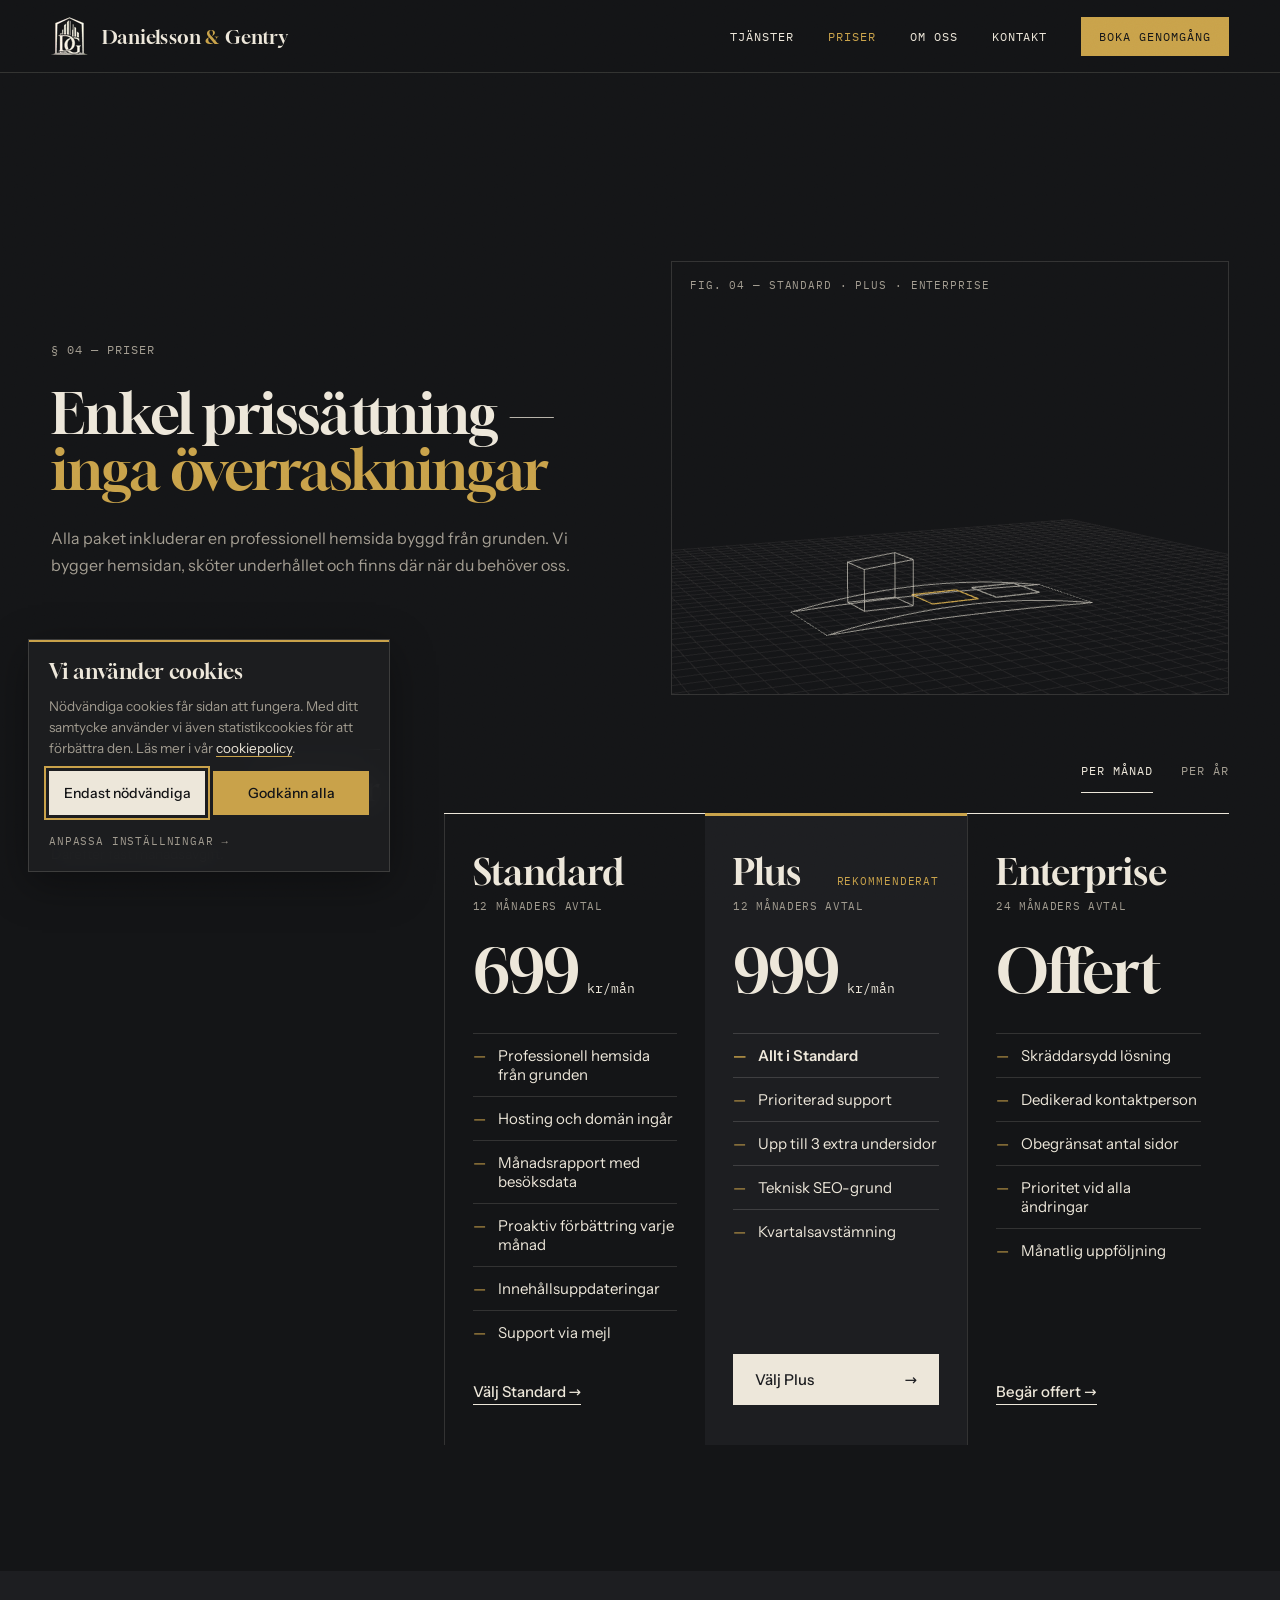
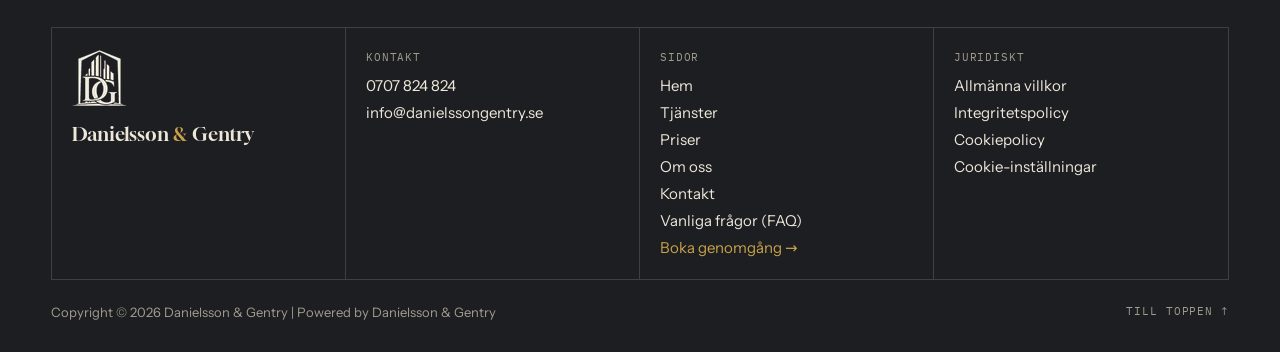
<file: priser/index.html>
<!DOCTYPE html><html lang="sv"> <head><meta charset="utf-8"><meta name="viewport" content="width=device-width, initial-scale=1"><title>Priser – Danielsson &amp; Gentry</title><meta name="description" content="Standard 699 kr/mån, Plus 999 kr/mån, Enterprise enligt offert. Uppstart 2 900 kr."><link rel="canonical" href="https://danielssongentry.se/priser/"><meta name="theme-color" content="#141517"><meta property="og:type" content="website"><meta property="og:site_name" content="Danielsson &#38; Gentry"><meta property="og:locale" content="sv_SE"><meta property="og:title" content="Priser – Danielsson &#38; Gentry"><meta property="og:description" content="Standard 699 kr/mån, Plus 999 kr/mån, Enterprise enligt offert. Uppstart 2 900 kr."><meta property="og:url" content="https://danielssongentry.se/priser/"><meta property="og:image" content="https://danielssongentry.se/og-image.png"><meta property="og:image:width" content="1200"><meta property="og:image:height" content="630"><meta property="og:image:alt" content="Danielsson & Gentry – Er hemsida, vår förvaltning"><meta name="twitter:card" content="summary_large_image"><meta name="twitter:title" content="Priser – Danielsson &#38; Gentry"><meta name="twitter:description" content="Standard 699 kr/mån, Plus 999 kr/mån, Enterprise enligt offert. Uppstart 2 900 kr."><meta name="twitter:image" content="https://danielssongentry.se/og-image.png"><link rel="icon" href="/favicon.ico" sizes="32x32"><link rel="icon" type="image/png" href="/favicon-32.png" sizes="32x32"><link rel="apple-touch-icon" href="/apple-touch-icon.png"><link rel="manifest" href="/site.webmanifest"><link rel="preload" as="font" type="font/woff2" href="/_astro/gloock-latin-400-normal.3dTk9V3B.woff2" crossorigin><link rel="preload" as="font" type="font/woff2" href="/_astro/instrument-sans-latin-400-normal.DRC__1Mx.woff2" crossorigin><script type="application/ld+json">{"@context":"https://schema.org","@type":"ProfessionalService","name":"Danielsson & Gentry","url":"https://danielssongentry.se/","email":"info@danielssongentry.se","telephone":"+46707824824","image":"https://danielssongentry.se/og-image.png","address":{"@type":"PostalAddress","addressLocality":"Stockholm","addressCountry":"SE"},"areaServed":{"@type":"Country","name":"Sverige"}}</script><!-- Kundens nycklar (Web3Forms, GA4). Redigera /dg-config.js --><script src="/dg-config.js"></script><script type="module" src="/_astro/Layout.astro_astro_type_script_index_0_lang.D2qzM2a7.js"></script><link rel="stylesheet" href="/_astro/allmanna-villkor.BVaaoK7e.css"></head> <body> <a href="#main" class="skip-link">Hoppa till innehållet</a> <header style="position:fixed;top:0;left:0;right:0;z-index:50;background:rgba(20,21,23,.82);backdrop-filter:blur(12px);-webkit-backdrop-filter:blur(12px);border-bottom:1px solid rgba(237,231,218,.14)"><div style="max-width:1440px;margin:0 auto;padding:0 clamp(20px,4vw,56px);height:72px;display:flex;align-items:center;justify-content:space-between;gap:24px"><a href="/" style="display:flex;align-items:center;gap:14px;white-space:nowrap" aria-label="Danielsson & Gentry – startsidan"><img src="/_astro/logo-light.DVmTBRzm_KbYwx.webp" srcset="/_astro/logo-light.DVmTBRzm_KbYwx.webp 1x, /_astro/logo-light.DVmTBRzm_ai1JX.webp 2x, /_astro/logo-light.DVmTBRzm_1weSSV.webp 3x" alt loading="eager" decoding="async" style="height:38px;width:auto;display:block;" fetchpriority="auto" width="37" height="38"><span style="font-family:'Gloock',serif;font-size:19px;letter-spacing:.01em">Danielsson <span style="font-style:normal;color:#C9A24A">&amp;</span> Gentry</span></a><nav class="only-desk" aria-label="Huvudmeny" style="display:flex;align-items:center;gap:34px;font-family:'IBM Plex Mono',monospace;font-size:12px;letter-spacing:.08em;text-transform:uppercase"><a href="/tjanster/">Tjänster</a><a href="/priser/" style="color:#C9A24A" aria-current="page">Priser</a><a href="/om-oss/">Om oss</a><a href="/kontakt/">Kontakt</a><a href="/kontakt/" class="h-gold" style="white-space:nowrap;background:#C9A24A;color:#141517;padding:12px 18px;transition:background .3s">Boka genomgång</a></nav><button id="menu-toggle" class="only-mob" type="button" aria-expanded="false" aria-controls="mobile-menu" data-open="Stäng" data-closed="Meny" style="background:none;border:1px solid #EDE7DA;padding:10px 14px;font-family:'IBM Plex Mono',monospace;font-size:12px;letter-spacing:.08em;text-transform:uppercase;cursor:pointer;min-height:44px;min-width:72px">Meny</button></div></header><div id="mobile-menu" class="only-mob" hidden style="position:fixed;inset:72px 0 0 0;z-index:49;background:#141517;padding:28px clamp(20px,4vw,56px);overflow-y:auto"><nav aria-label="Mobilmeny" style="display:flex;flex-direction:column"><a href="/tjanster/" style="font-family:'Gloock',serif;font-size:42px;padding:14px 0;border-bottom:1px solid rgba(237,231,218,.14)">Tjänster</a><a href="/priser/" aria-current="page" style="font-family:'Gloock',serif;font-size:42px;padding:14px 0;border-bottom:1px solid rgba(237,231,218,.14)">Priser</a><a href="/om-oss/" style="font-family:'Gloock',serif;font-size:42px;padding:14px 0;border-bottom:1px solid rgba(237,231,218,.14)">Om oss</a><a href="/kontakt/" style="font-family:'Gloock',serif;font-size:42px;padding:14px 0;border-bottom:1px solid rgba(237,231,218,.14)">Kontakt</a><a href="/kontakt/" style="margin-top:28px;background:#C9A24A;color:#141517;padding:18px 22px;font-size:16px;font-weight:500;display:flex;justify-content:space-between">Boka genomgång <span aria-hidden="true">→</span></a></nav></div> <main id="main">  <section id="priser" aria-labelledby="priser-h" style="scroll-margin-top:72px;margin-top:calc(72px + clamp(32px,7vh,88px));padding:clamp(96px,14vh,180px) 0"> <div style="max-width:1440px;margin:0 auto;padding:0 clamp(20px,4vw,56px)"> <div style="display:flex;flex-wrap:wrap;align-items:center;gap:32px clamp(40px,5vw,96px);margin-bottom:clamp(40px,6vh,80px)"> <div style="flex:1 1 380px;max-width:620px"> <div data-reveal="0" style="font-family:'IBM Plex Mono',monospace;font-size:12px;letter-spacing:.08em;text-transform:uppercase;color:#A29C90;margin-bottom:28px">§ 04 — Priser</div> <h1 id="priser-h" data-reveal="80" style="font-family:'Gloock',serif;font-weight:400;font-size:clamp(40px,4.4vw,68px);line-height:1;letter-spacing:-.02em;margin:0 0 28px;text-wrap:balance">Enkel prissättning — <span style="font-style:normal;color:#C9A24A">inga överraskningar</span></h1> <p data-reveal="140" style="font-size:16px;line-height:1.65;color:#A29C90;margin:0 0 36px">Alla paket inkluderar en professionell hemsida byggd från grunden. Vi bygger hemsidan, sköter underhållet och finns där när du behöver oss.</p> </div> <div data-reveal="0" style="flex:1 1 380px;min-width:0;position:relative;height:clamp(320px,48vh,560px);border:1px solid rgba(237,231,218,.14)"> <div id="tier-scene" style="position:absolute;inset:0" aria-hidden="true"></div> <div aria-hidden="true" style="position:absolute;top:16px;left:18px;font-family:'IBM Plex Mono',monospace;font-size:11px;letter-spacing:.08em;text-transform:uppercase;color:#A29C90;pointer-events:none">Fig. 04 — Standard · Plus · Enterprise</div> </div> </div> <div style="display:flex;flex-wrap:wrap;gap:48px clamp(40px,5vw,96px)"> <div style="flex:1 1 280px;max-width:400px"> <div data-reveal="180" style="border-top:1px solid #EDE7DA;border-bottom:1px solid rgba(237,231,218,.14);padding:20px 0;display:flex;justify-content:space-between;align-items:baseline;gap:16px;flex-wrap:wrap"> <span style="font-family:'IBM Plex Mono',monospace;font-size:11.5px;letter-spacing:.08em;text-transform:uppercase;color:#A29C90">Uppstartskostnad</span> <span style="font-family:'Gloock',serif;font-size:32px">2 900 kr</span> </div> <p data-reveal="200" style="font-size:14px;line-height:1.6;color:#A29C90;margin:14px 0 0">Därefter fast månadsavgift.</p> </div> <div style="flex:3 1 640px;min-width:0"> <div id="pricing"> <div data-reveal="80" style="display:flex;justify-content:flex-end;gap:28px;margin-bottom:20px;font-family:'IBM Plex Mono',monospace;font-size:12px;letter-spacing:.08em;text-transform:uppercase" role="group" aria-label="Visa pris per månad eller per år"> <button type="button" data-period="m" aria-pressed="true" style="background:none;border:0;border-bottom:1px solid #EDE7DA;color:#EDE7DA;padding:10px 0;cursor:pointer;letter-spacing:.08em;text-transform:uppercase;min-height:44px">Per månad</button> <button type="button" data-period="y" aria-pressed="false" style="background:none;border:0;border-bottom:1px solid transparent;color:#A29C90;padding:10px 0;cursor:pointer;letter-spacing:.08em;text-transform:uppercase;min-height:44px">Per år</button> </div> <div data-reveal="120" style="display:grid;grid-template-columns:repeat(auto-fit,minmax(250px,1fr));border-top:1px solid #EDE7DA"> <div style="padding:36px 28px 40px;border-left:1px solid rgba(237,231,218,.14);display:flex;flex-direction:column"> <h2 style="margin:0 0 6px;font-family:'Gloock',serif;font-weight:400;font-size:36px">Standard</h2> <div style="font-family:'IBM Plex Mono',monospace;font-size:11px;letter-spacing:.06em;text-transform:uppercase;color:#A29C90;margin-bottom:28px">12 månaders avtal</div> <div style="display:flex;align-items:baseline;gap:8px;margin-bottom:32px"><span style="font-family:'Gloock',serif;font-size:60px;line-height:1;letter-spacing:-.02em" data-price data-m="699" data-y="8 388">699</span><span style="font-family:'IBM Plex Mono',monospace;font-size:13px" data-unit data-m="kr/mån" data-y="kr/år">kr/mån</span></div> <ul style="font-size:15px;flex:1;list-style:none;margin:0;padding:0"><li style="display:flex;gap:12px;padding:12px 0;border-top:1px solid rgba(237,231,218,.14)"><span style="color:#C9A24A" aria-hidden="true">—</span>Professionell hemsida från grunden</li><li style="display:flex;gap:12px;padding:12px 0;border-top:1px solid rgba(237,231,218,.14)"><span style="color:#C9A24A" aria-hidden="true">—</span>Hosting och domän ingår</li><li style="display:flex;gap:12px;padding:12px 0;border-top:1px solid rgba(237,231,218,.14)"><span style="color:#C9A24A" aria-hidden="true">—</span>Månadsrapport med besöksdata</li><li style="display:flex;gap:12px;padding:12px 0;border-top:1px solid rgba(237,231,218,.14)"><span style="color:#C9A24A" aria-hidden="true">—</span>Proaktiv förbättring varje månad</li><li style="display:flex;gap:12px;padding:12px 0;border-top:1px solid rgba(237,231,218,.14)"><span style="color:#C9A24A" aria-hidden="true">—</span>Innehållsuppdateringar</li><li style="display:flex;gap:12px;padding:12px 0;border-top:1px solid rgba(237,231,218,.14)"><span style="color:#C9A24A" aria-hidden="true">—</span>Support via mejl</li></ul> <a href="/kontakt/" style="margin-top:28px;font-size:15px;font-weight:500;border-bottom:1px solid currentColor;padding-bottom:3px;align-self:flex-start">Välj Standard →</a> </div> <div style="padding:36px 28px 40px;background:#1D1E21;color:#EDE7DA;display:flex;flex-direction:column;position:relative"> <div style="position:absolute;top:-1px;left:0;right:0;height:3px;background:#C9A24A"></div> <div style="display:flex;justify-content:space-between;align-items:baseline;gap:12px;margin-bottom:6px"><h2 style="margin:0;font-family:'Gloock',serif;font-weight:400;font-size:36px">Plus</h2><span style="font-family:'IBM Plex Mono',monospace;font-size:11px;letter-spacing:.08em;text-transform:uppercase;color:#C9A24A">Rekommenderat</span></div> <div style="font-family:'IBM Plex Mono',monospace;font-size:11px;letter-spacing:.06em;text-transform:uppercase;color:#A29C90;margin-bottom:28px">12 månaders avtal</div> <div style="display:flex;align-items:baseline;gap:8px;margin-bottom:32px"><span style="font-family:'Gloock',serif;font-size:60px;line-height:1;letter-spacing:-.02em" data-price data-m="999" data-y="11 988">999</span><span style="font-family:'IBM Plex Mono',monospace;font-size:13px" data-unit data-m="kr/mån" data-y="kr/år">kr/mån</span></div> <ul style="font-size:15px;flex:1;list-style:none;margin:0;padding:0"><li style="display:flex;gap:12px;padding:12px 0;border-top:1px solid rgba(242,237,227,.16);font-weight:600"><span style="color:#C9A24A" aria-hidden="true">—</span>Allt i Standard</li><li style="display:flex;gap:12px;padding:12px 0;border-top:1px solid rgba(242,237,227,.16)"><span style="color:#C9A24A" aria-hidden="true">—</span>Prioriterad support</li><li style="display:flex;gap:12px;padding:12px 0;border-top:1px solid rgba(242,237,227,.16)"><span style="color:#C9A24A" aria-hidden="true">—</span>Upp till 3 extra undersidor</li><li style="display:flex;gap:12px;padding:12px 0;border-top:1px solid rgba(242,237,227,.16)"><span style="color:#C9A24A" aria-hidden="true">—</span>Teknisk SEO-grund</li><li style="display:flex;gap:12px;padding:12px 0;border-top:1px solid rgba(242,237,227,.16)"><span style="color:#C9A24A" aria-hidden="true">—</span>Kvartalsavstämning</li></ul> <a href="/kontakt/" class="h-plus" style="margin-top:28px;background:#EDE7DA;color:#1D1E21;padding:16px 22px;font-size:15px;font-weight:500;display:flex;justify-content:space-between;transition:background .3s">Välj Plus <span aria-hidden="true">→</span></a> </div> <div style="padding:36px 28px 40px;border-left:1px solid rgba(237,231,218,.14);display:flex;flex-direction:column"> <h2 style="margin:0 0 6px;font-family:'Gloock',serif;font-weight:400;font-size:36px">Enterprise</h2> <div style="font-family:'IBM Plex Mono',monospace;font-size:11px;letter-spacing:.06em;text-transform:uppercase;color:#A29C90;margin-bottom:28px">24 månaders avtal</div> <div style="display:flex;align-items:baseline;gap:8px;margin-bottom:32px"><span style="font-family:'Gloock',serif;font-style:normal;font-size:60px;line-height:1;letter-spacing:-.02em">Offert</span></div> <ul style="font-size:15px;flex:1;list-style:none;margin:0;padding:0"><li style="display:flex;gap:12px;padding:12px 0;border-top:1px solid rgba(237,231,218,.14)"><span style="color:#C9A24A" aria-hidden="true">—</span>Skräddarsydd lösning</li><li style="display:flex;gap:12px;padding:12px 0;border-top:1px solid rgba(237,231,218,.14)"><span style="color:#C9A24A" aria-hidden="true">—</span>Dedikerad kontaktperson</li><li style="display:flex;gap:12px;padding:12px 0;border-top:1px solid rgba(237,231,218,.14)"><span style="color:#C9A24A" aria-hidden="true">—</span>Obegränsat antal sidor</li><li style="display:flex;gap:12px;padding:12px 0;border-top:1px solid rgba(237,231,218,.14)"><span style="color:#C9A24A" aria-hidden="true">—</span>Prioritet vid alla ändringar</li><li style="display:flex;gap:12px;padding:12px 0;border-top:1px solid rgba(237,231,218,.14)"><span style="color:#C9A24A" aria-hidden="true">—</span>Månatlig uppföljning</li></ul> <a href="/kontakt/" style="margin-top:28px;font-size:15px;font-weight:500;border-bottom:1px solid currentColor;padding-bottom:3px;align-self:flex-start">Begär offert →</a> </div> </div> </div> <script type="module">const r=document.getElementById("pricing");if(r){const a=r.querySelectorAll("[data-period]"),n=e=>{a.forEach(t=>{const o=t.dataset.period===e;t.setAttribute("aria-pressed",String(o)),t.style.borderBottomColor=o?"#EDE7DA":"transparent",t.style.color=o?"#EDE7DA":"#A29C90"}),r.querySelectorAll("[data-price],[data-unit]").forEach(t=>{t.textContent=t.dataset[e]??""})};a.forEach(e=>e.addEventListener("click",()=>n(e.dataset.period)))}</script> </div> </div> </div> </section>  </main> <footer style="background:#1D1E21;color:#EDE7DA;padding-top:56px"><div style="max-width:1440px;margin:0 auto;padding:0 clamp(20px,4vw,56px) 32px"><div style="display:grid;grid-template-columns:repeat(auto-fit,minmax(210px,1fr));border:1px solid rgba(242,237,227,.16)"><div style="padding:22px 20px;border-right:1px solid rgba(242,237,227,.16);display:flex;flex-direction:column;gap:16px"><img src="/_astro/logo-light.DVmTBRzm_2irkQT.webp" srcset="/_astro/logo-light.DVmTBRzm_2irkQT.webp 1x, /_astro/logo-light.DVmTBRzm_Z1lMNiK.webp 2x, /_astro/logo-light.DVmTBRzm_2d7akm.webp 3x" alt="Danielsson &#38; Gentry" loading="lazy" decoding="async" style="height:56px;width:auto;display:block;align-self:flex-start" fetchpriority="auto" width="55" height="56"><span style="font-family:'Gloock',serif;font-size:19px">Danielsson <span style="color:#C9A24A">&amp;</span> Gentry</span></div><div style="padding:22px 20px;border-right:1px solid rgba(242,237,227,.16)"><div style="font-family:'IBM Plex Mono',monospace;font-size:10.5px;letter-spacing:.08em;text-transform:uppercase;color:#A29C90;margin-bottom:12px">Kontakt</div><div style="display:flex;flex-direction:column;gap:8px;font-size:15px"><a href="tel:+46707824824">0707 824 824</a><a href="mailto:info@danielssongentry.se" style="word-break:break-word">info@danielssongentry.se</a></div></div><div style="padding:22px 20px;border-right:1px solid rgba(242,237,227,.16)"><div style="font-family:'IBM Plex Mono',monospace;font-size:10.5px;letter-spacing:.08em;text-transform:uppercase;color:#A29C90;margin-bottom:12px">Sidor</div><div style="display:flex;flex-direction:column;gap:8px;font-size:15px"><a href="/">Hem</a><a href="/tjanster/">Tjänster</a><a href="/priser/">Priser</a><a href="/om-oss/">Om oss</a><a href="/kontakt/">Kontakt</a><a href="/vanliga-fragor/">Vanliga frågor (FAQ)</a><a href="/kontakt/" style="color:#C9A24A">Boka genomgång →</a></div></div><div style="padding:22px 20px"><div style="font-family:'IBM Plex Mono',monospace;font-size:10.5px;letter-spacing:.08em;text-transform:uppercase;color:#A29C90;margin-bottom:12px">Juridiskt</div><div style="display:flex;flex-direction:column;gap:8px;font-size:15px"><a href="/allmanna-villkor/">Allmänna villkor</a><a href="/integritetspolicy/">Integritetspolicy</a><a href="/cookiepolicy/">Cookiepolicy</a><a href="#cookie-installningar">Cookie-inställningar</a></div></div></div><div style="padding-top:24px;display:flex;flex-wrap:wrap;justify-content:space-between;gap:12px;font-size:13px;color:#A29C90"><span>Copyright © 2026 Danielsson &amp; Gentry | Powered by Danielsson &amp; Gentry</span><a href="/" style="font-family:'IBM Plex Mono',monospace;font-size:11px;letter-spacing:.08em;text-transform:uppercase">Till toppen ↑</a></div></div></footer> </body></html> <script type="module" src="/_astro/priser.astro_astro_type_script_index_0_lang.oWZA3Th7.js"></script>
</file>
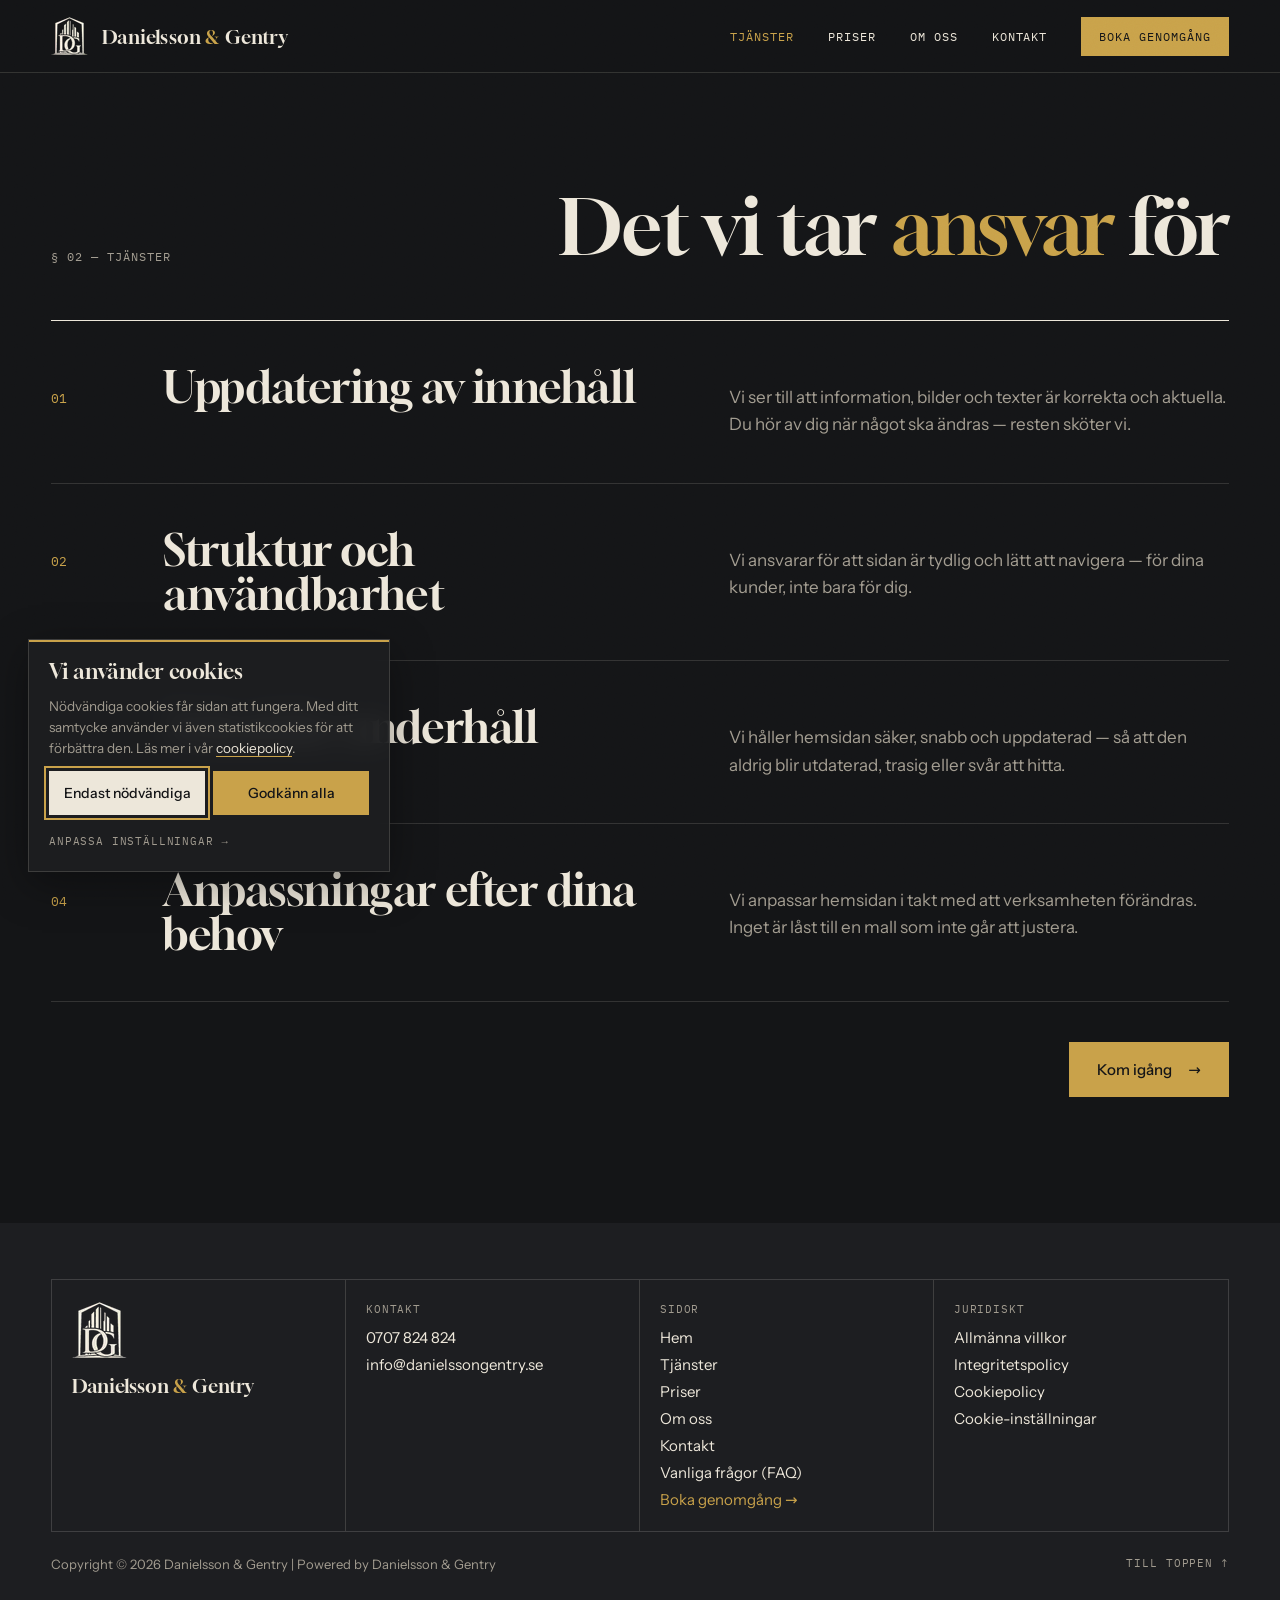
<file: tjanster/index.html>
<!DOCTYPE html><html lang="sv"> <head><meta charset="utf-8"><meta name="viewport" content="width=device-width, initial-scale=1"><title>Tjänster – Danielsson &amp; Gentry</title><meta name="description" content="Innehållsuppdatering, struktur, tekniskt underhåll och anpassningar."><link rel="canonical" href="https://danielssongentry.se/tjanster/"><meta name="theme-color" content="#141517"><meta property="og:type" content="website"><meta property="og:site_name" content="Danielsson &#38; Gentry"><meta property="og:locale" content="sv_SE"><meta property="og:title" content="Tjänster – Danielsson &#38; Gentry"><meta property="og:description" content="Innehållsuppdatering, struktur, tekniskt underhåll och anpassningar."><meta property="og:url" content="https://danielssongentry.se/tjanster/"><meta property="og:image" content="https://danielssongentry.se/og-image.png"><meta property="og:image:width" content="1200"><meta property="og:image:height" content="630"><meta property="og:image:alt" content="Danielsson & Gentry – Er hemsida, vår förvaltning"><meta name="twitter:card" content="summary_large_image"><meta name="twitter:title" content="Tjänster – Danielsson &#38; Gentry"><meta name="twitter:description" content="Innehållsuppdatering, struktur, tekniskt underhåll och anpassningar."><meta name="twitter:image" content="https://danielssongentry.se/og-image.png"><link rel="icon" href="/favicon.ico" sizes="32x32"><link rel="icon" type="image/png" href="/favicon-32.png" sizes="32x32"><link rel="apple-touch-icon" href="/apple-touch-icon.png"><link rel="manifest" href="/site.webmanifest"><link rel="preload" as="font" type="font/woff2" href="/_astro/gloock-latin-400-normal.3dTk9V3B.woff2" crossorigin><link rel="preload" as="font" type="font/woff2" href="/_astro/instrument-sans-latin-400-normal.DRC__1Mx.woff2" crossorigin><script type="application/ld+json">{"@context":"https://schema.org","@type":"ProfessionalService","name":"Danielsson & Gentry","url":"https://danielssongentry.se/","email":"info@danielssongentry.se","telephone":"+46707824824","image":"https://danielssongentry.se/og-image.png","address":{"@type":"PostalAddress","addressLocality":"Stockholm","addressCountry":"SE"},"areaServed":{"@type":"Country","name":"Sverige"}}</script><!-- Kundens nycklar (Web3Forms, GA4). Redigera /dg-config.js --><script src="/dg-config.js"></script><script type="module" src="/_astro/Layout.astro_astro_type_script_index_0_lang.D2qzM2a7.js"></script><link rel="stylesheet" href="/_astro/allmanna-villkor.BVaaoK7e.css"></head> <body> <a href="#main" class="skip-link">Hoppa till innehållet</a> <header style="position:fixed;top:0;left:0;right:0;z-index:50;background:rgba(20,21,23,.82);backdrop-filter:blur(12px);-webkit-backdrop-filter:blur(12px);border-bottom:1px solid rgba(237,231,218,.14)"><div style="max-width:1440px;margin:0 auto;padding:0 clamp(20px,4vw,56px);height:72px;display:flex;align-items:center;justify-content:space-between;gap:24px"><a href="/" style="display:flex;align-items:center;gap:14px;white-space:nowrap" aria-label="Danielsson & Gentry – startsidan"><img src="/_astro/logo-light.DVmTBRzm_KbYwx.webp" srcset="/_astro/logo-light.DVmTBRzm_KbYwx.webp 1x, /_astro/logo-light.DVmTBRzm_ai1JX.webp 2x, /_astro/logo-light.DVmTBRzm_1weSSV.webp 3x" alt loading="eager" decoding="async" style="height:38px;width:auto;display:block;" fetchpriority="auto" width="37" height="38"><span style="font-family:'Gloock',serif;font-size:19px;letter-spacing:.01em">Danielsson <span style="font-style:normal;color:#C9A24A">&amp;</span> Gentry</span></a><nav class="only-desk" aria-label="Huvudmeny" style="display:flex;align-items:center;gap:34px;font-family:'IBM Plex Mono',monospace;font-size:12px;letter-spacing:.08em;text-transform:uppercase"><a href="/tjanster/" style="color:#C9A24A" aria-current="page">Tjänster</a><a href="/priser/">Priser</a><a href="/om-oss/">Om oss</a><a href="/kontakt/">Kontakt</a><a href="/kontakt/" class="h-gold" style="white-space:nowrap;background:#C9A24A;color:#141517;padding:12px 18px;transition:background .3s">Boka genomgång</a></nav><button id="menu-toggle" class="only-mob" type="button" aria-expanded="false" aria-controls="mobile-menu" data-open="Stäng" data-closed="Meny" style="background:none;border:1px solid #EDE7DA;padding:10px 14px;font-family:'IBM Plex Mono',monospace;font-size:12px;letter-spacing:.08em;text-transform:uppercase;cursor:pointer;min-height:44px;min-width:72px">Meny</button></div></header><div id="mobile-menu" class="only-mob" hidden style="position:fixed;inset:72px 0 0 0;z-index:49;background:#141517;padding:28px clamp(20px,4vw,56px);overflow-y:auto"><nav aria-label="Mobilmeny" style="display:flex;flex-direction:column"><a href="/tjanster/" aria-current="page" style="font-family:'Gloock',serif;font-size:42px;padding:14px 0;border-bottom:1px solid rgba(237,231,218,.14)">Tjänster</a><a href="/priser/" style="font-family:'Gloock',serif;font-size:42px;padding:14px 0;border-bottom:1px solid rgba(237,231,218,.14)">Priser</a><a href="/om-oss/" style="font-family:'Gloock',serif;font-size:42px;padding:14px 0;border-bottom:1px solid rgba(237,231,218,.14)">Om oss</a><a href="/kontakt/" style="font-family:'Gloock',serif;font-size:42px;padding:14px 0;border-bottom:1px solid rgba(237,231,218,.14)">Kontakt</a><a href="/kontakt/" style="margin-top:28px;background:#C9A24A;color:#141517;padding:18px 22px;font-size:16px;font-weight:500;display:flex;justify-content:space-between">Boka genomgång <span aria-hidden="true">→</span></a></nav></div> <main id="main">  <section id="tjanster" aria-labelledby="tjanster-h" style="scroll-margin-top:72px;margin-top:calc(72px + clamp(32px,7vh,88px));padding:clamp(40px,6vh,80px) 0 clamp(96px,14vh,180px)"> <div style="max-width:1440px;margin:0 auto;padding:0 clamp(20px,4vw,56px)"> <div style="display:flex;flex-wrap:wrap;justify-content:space-between;align-items:flex-end;gap:24px;margin-bottom:56px"> <div data-reveal="0" style="font-family:'IBM Plex Mono',monospace;font-size:12px;letter-spacing:.08em;text-transform:uppercase;color:#A29C90">§ 02 — Tjänster</div> <h1 id="tjanster-h" data-reveal="100" style="font-family:'Gloock',serif;font-weight:400;font-size:clamp(44px,6vw,96px);line-height:.98;letter-spacing:-.02em;margin:0;text-align:right">Det vi tar <span style="font-style:normal;color:#C9A24A">ansvar</span> för</h1> </div> <div data-reveal="0"> <div class="h-row" style="display:flex;flex-wrap:wrap;gap:16px 40px;padding:44px 0;border-top:1px solid #EDE7DA;align-items:baseline;transition:padding .6s cubic-bezier(.2,.7,.1,1)"> <div style="flex:0 0 72px;font-family:'IBM Plex Mono',monospace;font-size:13px;color:#C9A24A">01</div> <h2 style="flex:1 1 320px;margin:0;font-family:'Gloock',serif;font-weight:400;font-size:clamp(30px,3.4vw,52px);line-height:1.02;letter-spacing:-.01em">Uppdatering av innehåll</h2> <p style="flex:1 1 300px;max-width:500px;margin:0;font-size:17px;line-height:1.6;color:#A29C90;text-wrap:pretty">Vi ser till att information, bilder och texter är korrekta och aktuella. Du hör av dig när något ska ändras — resten sköter vi.</p> </div> </div><div data-reveal="0"> <div class="h-row" style="display:flex;flex-wrap:wrap;gap:16px 40px;padding:44px 0;border-top:1px solid rgba(237,231,218,.14);align-items:baseline;transition:padding .6s cubic-bezier(.2,.7,.1,1)"> <div style="flex:0 0 72px;font-family:'IBM Plex Mono',monospace;font-size:13px;color:#C9A24A">02</div> <h2 style="flex:1 1 320px;margin:0;font-family:'Gloock',serif;font-weight:400;font-size:clamp(30px,3.4vw,52px);line-height:1.02;letter-spacing:-.01em">Struktur och användbarhet</h2> <p style="flex:1 1 300px;max-width:500px;margin:0;font-size:17px;line-height:1.6;color:#A29C90;text-wrap:pretty">Vi ansvarar för att sidan är tydlig och lätt att navigera — för dina kunder, inte bara för dig.</p> </div> </div><div data-reveal="0"> <div class="h-row" style="display:flex;flex-wrap:wrap;gap:16px 40px;padding:44px 0;border-top:1px solid rgba(237,231,218,.14);align-items:baseline;transition:padding .6s cubic-bezier(.2,.7,.1,1)"> <div style="flex:0 0 72px;font-family:'IBM Plex Mono',monospace;font-size:13px;color:#C9A24A">03</div> <h2 style="flex:1 1 320px;margin:0;font-family:'Gloock',serif;font-weight:400;font-size:clamp(30px,3.4vw,52px);line-height:1.02;letter-spacing:-.01em">Tekniskt underhåll</h2> <p style="flex:1 1 300px;max-width:500px;margin:0;font-size:17px;line-height:1.6;color:#A29C90;text-wrap:pretty">Vi håller hemsidan säker, snabb och uppdaterad — så att den aldrig blir utdaterad, trasig eller svår att hitta.</p> </div> </div><div data-reveal="0"> <div class="h-row" style="display:flex;flex-wrap:wrap;gap:16px 40px;padding:44px 0;border-top:1px solid rgba(237,231,218,.14);border-bottom:1px solid rgba(237,231,218,.14);align-items:baseline;transition:padding .6s cubic-bezier(.2,.7,.1,1)"> <div style="flex:0 0 72px;font-family:'IBM Plex Mono',monospace;font-size:13px;color:#C9A24A">04</div> <h2 style="flex:1 1 320px;margin:0;font-family:'Gloock',serif;font-weight:400;font-size:clamp(30px,3.4vw,52px);line-height:1.02;letter-spacing:-.01em">Anpassningar efter dina behov</h2> <p style="flex:1 1 300px;max-width:500px;margin:0;font-size:17px;line-height:1.6;color:#A29C90;text-wrap:pretty">Vi anpassar hemsidan i takt med att verksamheten förändras. Inget är låst till en mall som inte går att justera.</p> </div> </div> <div data-reveal="0" style="display:flex;justify-content:flex-end;margin-top:40px"> <a href="/kontakt/" class="h-gold" style="background:#C9A24A;color:#141517;padding:18px 28px;font-size:15px;font-weight:500;display:flex;gap:16px;transition:background .3s">Kom igång <span aria-hidden="true">→</span></a> </div> </div> </section>  </main> <footer style="background:#1D1E21;color:#EDE7DA;padding-top:56px"><div style="max-width:1440px;margin:0 auto;padding:0 clamp(20px,4vw,56px) 32px"><div style="display:grid;grid-template-columns:repeat(auto-fit,minmax(210px,1fr));border:1px solid rgba(242,237,227,.16)"><div style="padding:22px 20px;border-right:1px solid rgba(242,237,227,.16);display:flex;flex-direction:column;gap:16px"><img src="/_astro/logo-light.DVmTBRzm_2irkQT.webp" srcset="/_astro/logo-light.DVmTBRzm_2irkQT.webp 1x, /_astro/logo-light.DVmTBRzm_Z1lMNiK.webp 2x, /_astro/logo-light.DVmTBRzm_2d7akm.webp 3x" alt="Danielsson &#38; Gentry" loading="lazy" decoding="async" style="height:56px;width:auto;display:block;align-self:flex-start" fetchpriority="auto" width="55" height="56"><span style="font-family:'Gloock',serif;font-size:19px">Danielsson <span style="color:#C9A24A">&amp;</span> Gentry</span></div><div style="padding:22px 20px;border-right:1px solid rgba(242,237,227,.16)"><div style="font-family:'IBM Plex Mono',monospace;font-size:10.5px;letter-spacing:.08em;text-transform:uppercase;color:#A29C90;margin-bottom:12px">Kontakt</div><div style="display:flex;flex-direction:column;gap:8px;font-size:15px"><a href="tel:+46707824824">0707 824 824</a><a href="mailto:info@danielssongentry.se" style="word-break:break-word">info@danielssongentry.se</a></div></div><div style="padding:22px 20px;border-right:1px solid rgba(242,237,227,.16)"><div style="font-family:'IBM Plex Mono',monospace;font-size:10.5px;letter-spacing:.08em;text-transform:uppercase;color:#A29C90;margin-bottom:12px">Sidor</div><div style="display:flex;flex-direction:column;gap:8px;font-size:15px"><a href="/">Hem</a><a href="/tjanster/">Tjänster</a><a href="/priser/">Priser</a><a href="/om-oss/">Om oss</a><a href="/kontakt/">Kontakt</a><a href="/vanliga-fragor/">Vanliga frågor (FAQ)</a><a href="/kontakt/" style="color:#C9A24A">Boka genomgång →</a></div></div><div style="padding:22px 20px"><div style="font-family:'IBM Plex Mono',monospace;font-size:10.5px;letter-spacing:.08em;text-transform:uppercase;color:#A29C90;margin-bottom:12px">Juridiskt</div><div style="display:flex;flex-direction:column;gap:8px;font-size:15px"><a href="/allmanna-villkor/">Allmänna villkor</a><a href="/integritetspolicy/">Integritetspolicy</a><a href="/cookiepolicy/">Cookiepolicy</a><a href="#cookie-installningar">Cookie-inställningar</a></div></div></div><div style="padding-top:24px;display:flex;flex-wrap:wrap;justify-content:space-between;gap:12px;font-size:13px;color:#A29C90"><span>Copyright © 2026 Danielsson &amp; Gentry | Powered by Danielsson &amp; Gentry</span><a href="/" style="font-family:'IBM Plex Mono',monospace;font-size:11px;letter-spacing:.08em;text-transform:uppercase">Till toppen ↑</a></div></div></footer> </body></html>
</file>
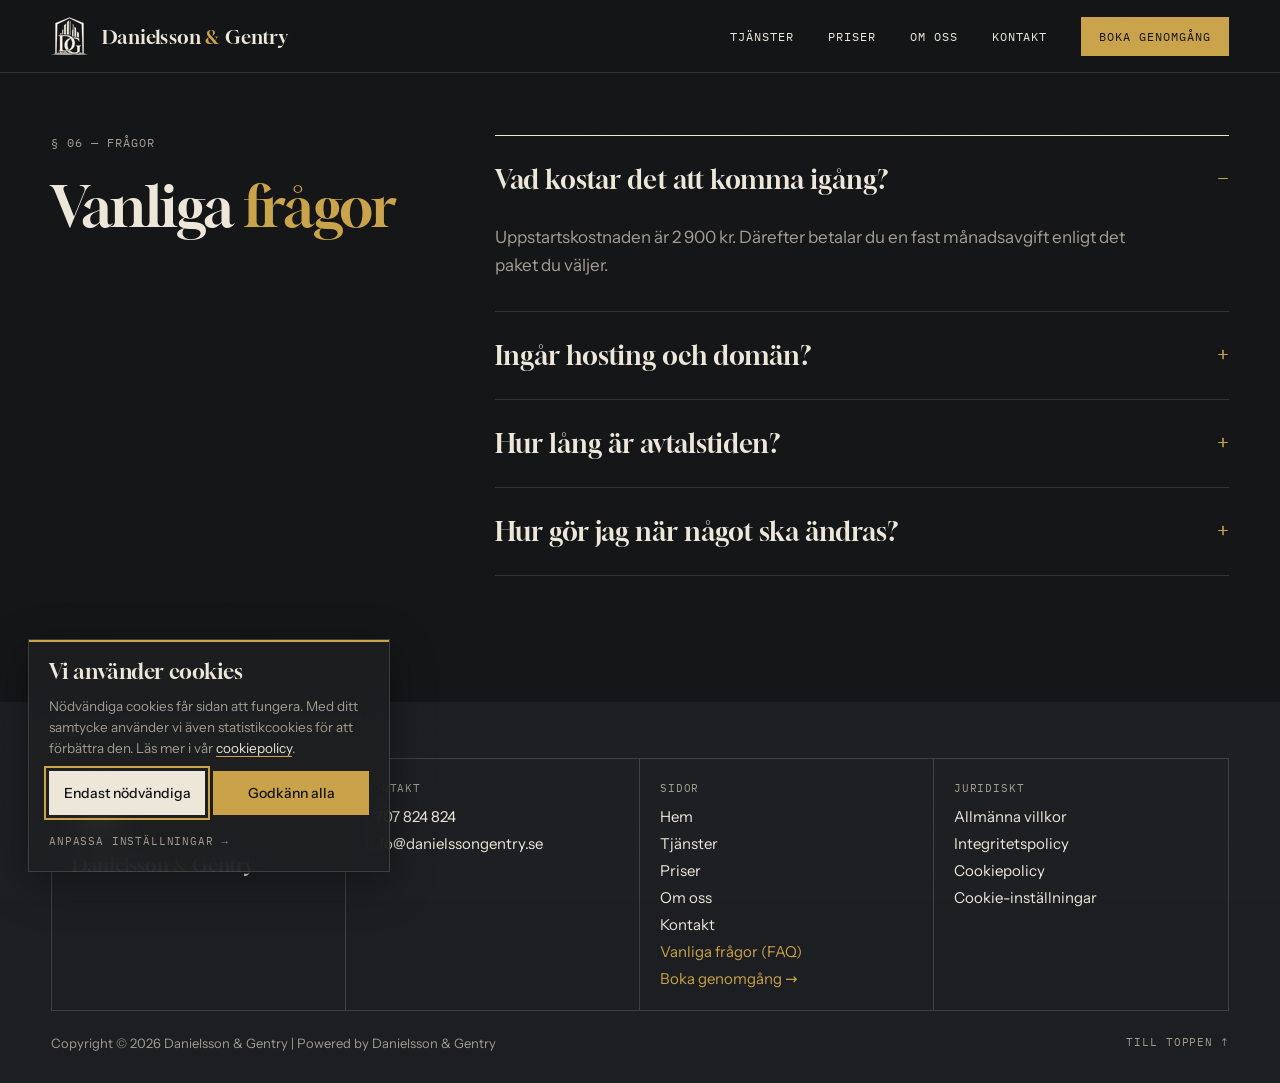
<file: vanliga-fragor/index.html>
<!DOCTYPE html><html lang="sv"> <head><meta charset="utf-8"><meta name="viewport" content="width=device-width, initial-scale=1"><title>Vanliga frågor – Danielsson &amp; Gentry</title><meta name="description" content="Svar på vanliga frågor om uppstartskostnad, hosting och domän, avtalstid och hur du får ändringar gjorda."><link rel="canonical" href="https://danielssongentry.se/vanliga-fragor/"><meta name="theme-color" content="#141517"><meta property="og:type" content="website"><meta property="og:site_name" content="Danielsson &#38; Gentry"><meta property="og:locale" content="sv_SE"><meta property="og:title" content="Vanliga frågor – Danielsson &#38; Gentry"><meta property="og:description" content="Svar på vanliga frågor om uppstartskostnad, hosting och domän, avtalstid och hur du får ändringar gjorda."><meta property="og:url" content="https://danielssongentry.se/vanliga-fragor/"><meta property="og:image" content="https://danielssongentry.se/og-image.png"><meta property="og:image:width" content="1200"><meta property="og:image:height" content="630"><meta property="og:image:alt" content="Danielsson & Gentry – Er hemsida, vår förvaltning"><meta name="twitter:card" content="summary_large_image"><meta name="twitter:title" content="Vanliga frågor – Danielsson &#38; Gentry"><meta name="twitter:description" content="Svar på vanliga frågor om uppstartskostnad, hosting och domän, avtalstid och hur du får ändringar gjorda."><meta name="twitter:image" content="https://danielssongentry.se/og-image.png"><link rel="icon" href="/favicon.ico" sizes="32x32"><link rel="icon" type="image/png" href="/favicon-32.png" sizes="32x32"><link rel="apple-touch-icon" href="/apple-touch-icon.png"><link rel="manifest" href="/site.webmanifest"><link rel="preload" as="font" type="font/woff2" href="/_astro/gloock-latin-400-normal.3dTk9V3B.woff2" crossorigin><link rel="preload" as="font" type="font/woff2" href="/_astro/instrument-sans-latin-400-normal.DRC__1Mx.woff2" crossorigin><script type="application/ld+json">{"@context":"https://schema.org","@type":"ProfessionalService","name":"Danielsson & Gentry","url":"https://danielssongentry.se/","email":"info@danielssongentry.se","telephone":"+46707824824","image":"https://danielssongentry.se/og-image.png","address":{"@type":"PostalAddress","addressLocality":"Stockholm","addressCountry":"SE"},"areaServed":{"@type":"Country","name":"Sverige"}}</script><!-- Kundens nycklar (Web3Forms, GA4). Redigera /dg-config.js --><script src="/dg-config.js"></script><script type="module" src="/_astro/Layout.astro_astro_type_script_index_0_lang.D2qzM2a7.js"></script><link rel="stylesheet" href="/_astro/allmanna-villkor.BVaaoK7e.css"></head> <body> <a href="#main" class="skip-link">Hoppa till innehållet</a> <header style="position:fixed;top:0;left:0;right:0;z-index:50;background:rgba(20,21,23,.82);backdrop-filter:blur(12px);-webkit-backdrop-filter:blur(12px);border-bottom:1px solid rgba(237,231,218,.14)"><div style="max-width:1440px;margin:0 auto;padding:0 clamp(20px,4vw,56px);height:72px;display:flex;align-items:center;justify-content:space-between;gap:24px"><a href="/" style="display:flex;align-items:center;gap:14px;white-space:nowrap" aria-label="Danielsson & Gentry – startsidan"><img src="/_astro/logo-light.DVmTBRzm_KbYwx.webp" srcset="/_astro/logo-light.DVmTBRzm_KbYwx.webp 1x, /_astro/logo-light.DVmTBRzm_ai1JX.webp 2x, /_astro/logo-light.DVmTBRzm_1weSSV.webp 3x" alt loading="eager" decoding="async" style="height:38px;width:auto;display:block;" fetchpriority="auto" width="37" height="38"><span style="font-family:'Gloock',serif;font-size:19px;letter-spacing:.01em">Danielsson <span style="font-style:normal;color:#C9A24A">&amp;</span> Gentry</span></a><nav class="only-desk" aria-label="Huvudmeny" style="display:flex;align-items:center;gap:34px;font-family:'IBM Plex Mono',monospace;font-size:12px;letter-spacing:.08em;text-transform:uppercase"><a href="/tjanster/">Tjänster</a><a href="/priser/">Priser</a><a href="/om-oss/">Om oss</a><a href="/kontakt/">Kontakt</a><a href="/kontakt/" class="h-gold" style="white-space:nowrap;background:#C9A24A;color:#141517;padding:12px 18px;transition:background .3s">Boka genomgång</a></nav><button id="menu-toggle" class="only-mob" type="button" aria-expanded="false" aria-controls="mobile-menu" data-open="Stäng" data-closed="Meny" style="background:none;border:1px solid #EDE7DA;padding:10px 14px;font-family:'IBM Plex Mono',monospace;font-size:12px;letter-spacing:.08em;text-transform:uppercase;cursor:pointer;min-height:44px;min-width:72px">Meny</button></div></header><div id="mobile-menu" class="only-mob" hidden style="position:fixed;inset:72px 0 0 0;z-index:49;background:#141517;padding:28px clamp(20px,4vw,56px);overflow-y:auto"><nav aria-label="Mobilmeny" style="display:flex;flex-direction:column"><a href="/tjanster/" style="font-family:'Gloock',serif;font-size:42px;padding:14px 0;border-bottom:1px solid rgba(237,231,218,.14)">Tjänster</a><a href="/priser/" style="font-family:'Gloock',serif;font-size:42px;padding:14px 0;border-bottom:1px solid rgba(237,231,218,.14)">Priser</a><a href="/om-oss/" style="font-family:'Gloock',serif;font-size:42px;padding:14px 0;border-bottom:1px solid rgba(237,231,218,.14)">Om oss</a><a href="/kontakt/" style="font-family:'Gloock',serif;font-size:42px;padding:14px 0;border-bottom:1px solid rgba(237,231,218,.14)">Kontakt</a><a href="/kontakt/" style="margin-top:28px;background:#C9A24A;color:#141517;padding:18px 22px;font-size:16px;font-weight:500;display:flex;justify-content:space-between">Boka genomgång <span aria-hidden="true">→</span></a></nav></div> <main id="main">  <section id="fragor" aria-labelledby="fragor-h" style="scroll-margin-top:72px;margin-top:calc(72px + clamp(32px,7vh,88px));padding:0 0 clamp(96px,14vh,180px)"> <div style="max-width:1440px;margin:0 auto;padding:0 clamp(20px,4vw,56px);display:flex;flex-wrap:wrap;gap:40px clamp(40px,6vw,120px)"> <div style="flex:1 1 260px;max-width:420px"> <div data-reveal="0" style="font-family:'IBM Plex Mono',monospace;font-size:12px;letter-spacing:.08em;text-transform:uppercase;color:#A29C90;margin-bottom:28px">§ 06 — Frågor</div> <h1 id="fragor-h" data-reveal="80" style="font-family:'Gloock',serif;font-weight:400;font-size:clamp(40px,4.4vw,68px);line-height:1;letter-spacing:-.02em;margin:0">Vanliga <span style="font-style:normal;color:#C9A24A">frågor</span></h1> </div> <div data-faq data-reveal="120" style="flex:2 1 520px;min-width:0;border-top:1px solid #EDE7DA"> <div style="border-bottom:1px solid rgba(237,231,218,.14)"> <h2 style="margin:0;font-weight:400"> <button type="button" id="faq-q0" aria-expanded="true" aria-controls="faq-a0" class="h-text" style="width:100%;background:none;border:0;padding:28px 0;display:flex;justify-content:space-between;gap:24px;text-align:left;cursor:pointer;font-family:'Gloock',serif;font-size:clamp(22px,2vw,28px);min-height:44px">Vad kostar det att komma igång?<span data-sign aria-hidden="true" style="font-family:'IBM Plex Mono',monospace;font-size:20px;color:#C9A24A">–</span></button> </h2> <div class="faq-panel" id="faq-a0" role="region" aria-labelledby="faq-q0"><p style="margin:0;padding:0 64px 32px 0;font-size:17px;line-height:1.65;color:#A29C90;max-width:640px">Uppstartskostnaden är 2 900 kr. Därefter betalar du en fast månadsavgift enligt det paket du väljer.</p></div> </div><div style="border-bottom:1px solid rgba(237,231,218,.14)"> <h2 style="margin:0;font-weight:400"> <button type="button" id="faq-q1" aria-expanded="false" aria-controls="faq-a1" class="h-text" style="width:100%;background:none;border:0;padding:28px 0;display:flex;justify-content:space-between;gap:24px;text-align:left;cursor:pointer;font-family:'Gloock',serif;font-size:clamp(22px,2vw,28px);min-height:44px">Ingår hosting och domän?<span data-sign aria-hidden="true" style="font-family:'IBM Plex Mono',monospace;font-size:20px;color:#C9A24A">+</span></button> </h2> <div class="faq-panel" id="faq-a1" role="region" aria-labelledby="faq-q1"><p style="margin:0;padding:0 64px 32px 0;font-size:17px;line-height:1.65;color:#A29C90;max-width:640px">Ja, hosting och domän ingår.</p></div> </div><div style="border-bottom:1px solid rgba(237,231,218,.14)"> <h2 style="margin:0;font-weight:400"> <button type="button" id="faq-q2" aria-expanded="false" aria-controls="faq-a2" class="h-text" style="width:100%;background:none;border:0;padding:28px 0;display:flex;justify-content:space-between;gap:24px;text-align:left;cursor:pointer;font-family:'Gloock',serif;font-size:clamp(22px,2vw,28px);min-height:44px">Hur lång är avtalstiden?<span data-sign aria-hidden="true" style="font-family:'IBM Plex Mono',monospace;font-size:20px;color:#C9A24A">+</span></button> </h2> <div class="faq-panel" id="faq-a2" role="region" aria-labelledby="faq-q2"><p style="margin:0;padding:0 64px 32px 0;font-size:17px;line-height:1.65;color:#A29C90;max-width:640px">Standard och Plus har 12 månaders avtal. Enterprise har 24 månaders avtal.</p></div> </div><div style="border-bottom:1px solid rgba(237,231,218,.14)"> <h2 style="margin:0;font-weight:400"> <button type="button" id="faq-q3" aria-expanded="false" aria-controls="faq-a3" class="h-text" style="width:100%;background:none;border:0;padding:28px 0;display:flex;justify-content:space-between;gap:24px;text-align:left;cursor:pointer;font-family:'Gloock',serif;font-size:clamp(22px,2vw,28px);min-height:44px">Hur gör jag när något ska ändras?<span data-sign aria-hidden="true" style="font-family:'IBM Plex Mono',monospace;font-size:20px;color:#C9A24A">+</span></button> </h2> <div class="faq-panel" id="faq-a3" role="region" aria-labelledby="faq-q3"><p style="margin:0;padding:0 64px 32px 0;font-size:17px;line-height:1.65;color:#A29C90;max-width:640px">Du hör av dig när något ska ändras — resten sköter vi.</p></div> </div> </div> </div> </section> <noscript><style>.faq-panel[hidden]{display:block}</style></noscript> <script type="module">const a=document.querySelector("[data-faq]");if(a){const r=[...a.querySelectorAll("button[aria-controls]")],o=e=>r.forEach((t,c)=>{const n=c===e;t.setAttribute("aria-expanded",String(n)),t.querySelector("[data-sign]").textContent=n?"–":"+",document.getElementById(t.getAttribute("aria-controls")).hidden=!n});o(0),r.forEach((e,t)=>e.addEventListener("click",()=>o(e.getAttribute("aria-expanded")==="true"?-1:t)))}</script>  </main> <footer style="background:#1D1E21;color:#EDE7DA;padding-top:56px"><div style="max-width:1440px;margin:0 auto;padding:0 clamp(20px,4vw,56px) 32px"><div style="display:grid;grid-template-columns:repeat(auto-fit,minmax(210px,1fr));border:1px solid rgba(242,237,227,.16)"><div style="padding:22px 20px;border-right:1px solid rgba(242,237,227,.16);display:flex;flex-direction:column;gap:16px"><img src="/_astro/logo-light.DVmTBRzm_2irkQT.webp" srcset="/_astro/logo-light.DVmTBRzm_2irkQT.webp 1x, /_astro/logo-light.DVmTBRzm_Z1lMNiK.webp 2x, /_astro/logo-light.DVmTBRzm_2d7akm.webp 3x" alt="Danielsson &#38; Gentry" loading="lazy" decoding="async" style="height:56px;width:auto;display:block;align-self:flex-start" fetchpriority="auto" width="55" height="56"><span style="font-family:'Gloock',serif;font-size:19px">Danielsson <span style="color:#C9A24A">&amp;</span> Gentry</span></div><div style="padding:22px 20px;border-right:1px solid rgba(242,237,227,.16)"><div style="font-family:'IBM Plex Mono',monospace;font-size:10.5px;letter-spacing:.08em;text-transform:uppercase;color:#A29C90;margin-bottom:12px">Kontakt</div><div style="display:flex;flex-direction:column;gap:8px;font-size:15px"><a href="tel:+46707824824">0707 824 824</a><a href="mailto:info@danielssongentry.se" style="word-break:break-word">info@danielssongentry.se</a></div></div><div style="padding:22px 20px;border-right:1px solid rgba(242,237,227,.16)"><div style="font-family:'IBM Plex Mono',monospace;font-size:10.5px;letter-spacing:.08em;text-transform:uppercase;color:#A29C90;margin-bottom:12px">Sidor</div><div style="display:flex;flex-direction:column;gap:8px;font-size:15px"><a href="/">Hem</a><a href="/tjanster/">Tjänster</a><a href="/priser/">Priser</a><a href="/om-oss/">Om oss</a><a href="/kontakt/">Kontakt</a><a href="/vanliga-fragor/" style="color:#C9A24A" aria-current="page">Vanliga frågor (FAQ)</a><a href="/kontakt/" style="color:#C9A24A">Boka genomgång →</a></div></div><div style="padding:22px 20px"><div style="font-family:'IBM Plex Mono',monospace;font-size:10.5px;letter-spacing:.08em;text-transform:uppercase;color:#A29C90;margin-bottom:12px">Juridiskt</div><div style="display:flex;flex-direction:column;gap:8px;font-size:15px"><a href="/allmanna-villkor/">Allmänna villkor</a><a href="/integritetspolicy/">Integritetspolicy</a><a href="/cookiepolicy/">Cookiepolicy</a><a href="#cookie-installningar">Cookie-inställningar</a></div></div></div><div style="padding-top:24px;display:flex;flex-wrap:wrap;justify-content:space-between;gap:12px;font-size:13px;color:#A29C90"><span>Copyright © 2026 Danielsson &amp; Gentry | Powered by Danielsson &amp; Gentry</span><a href="/" style="font-family:'IBM Plex Mono',monospace;font-size:11px;letter-spacing:.08em;text-transform:uppercase">Till toppen ↑</a></div></div></footer> </body></html>
</file>
<file: _astro/allmanna-villkor.BVaaoK7e.css>
@font-face{font-family:Gloock;font-style:normal;font-display:swap;font-weight:400;src:url(/_astro/gloock-latin-400-normal.3dTk9V3B.woff2) format("woff2"),url(/_astro/gloock-latin-400-normal.DCcIaDhi.woff) format("woff")}@font-face{font-family:Instrument Sans;font-style:normal;font-display:swap;font-weight:400;src:url(/_astro/instrument-sans-latin-400-normal.DRC__1Mx.woff2) format("woff2"),url(/_astro/instrument-sans-latin-400-normal.D1W7dsQl.woff) format("woff")}@font-face{font-family:Instrument Sans;font-style:normal;font-display:swap;font-weight:500;src:url(/_astro/instrument-sans-latin-500-normal.Dk9ku72i.woff2) format("woff2"),url(/_astro/instrument-sans-latin-500-normal.Z6ESRlEs.woff) format("woff")}@font-face{font-family:Instrument Sans;font-style:normal;font-display:swap;font-weight:600;src:url(/_astro/instrument-sans-latin-600-normal.B7fBEWYG.woff2) format("woff2"),url(/_astro/instrument-sans-latin-600-normal.B9e8oLYv.woff) format("woff")}@font-face{font-family:IBM Plex Mono;font-style:normal;font-display:swap;font-weight:400;src:url(/_astro/ibm-plex-mono-latin-400-normal.DMJ8VG8y.woff2) format("woff2"),url(/_astro/ibm-plex-mono-latin-400-normal.CvHOgSBP.woff) format("woff")}@font-face{font-family:IBM Plex Mono;font-style:normal;font-display:swap;font-weight:500;src:url(/_astro/ibm-plex-mono-latin-500-normal.DSY6xOcd.woff2) format("woff2"),url(/_astro/ibm-plex-mono-latin-500-normal.CB9ihrfo.woff) format("woff")}html{scroll-behavior:smooth}body{margin:0;background:#141517;color:#ede7da;font-family:Instrument Sans,system-ui,sans-serif;-webkit-font-smoothing:antialiased;text-rendering:optimizeLegibility}body:after{content:"";position:fixed;inset:0;pointer-events:none;z-index:90;opacity:.07;mix-blend-mode:overlay;background-image:url("data:image/svg+xml,%3Csvg xmlns='http://www.w3.org/2000/svg' width='160' height='160'%3E%3Cfilter id='n'%3E%3CfeTurbulence type='fractalNoise' baseFrequency='.9' numOctaves='2' stitchTiles='stitch'/%3E%3C/filter%3E%3Crect width='100%25' height='100%25' filter='url(%23n)'/%3E%3C/svg%3E")}a{color:inherit;text-decoration:none}a:hover{color:#c9a24a}::selection{background:#c9a24a;color:#141517}input,textarea,button,select{font:inherit;color:inherit}input::placeholder,textarea::placeholder{color:#f2ede399}img{max-width:100%}@media(prefers-reduced-motion:reduce){html{scroll-behavior:auto}}:focus-visible{outline:2px solid #C9A24A;outline-offset:3px}.skip-link{position:fixed;left:12px;top:-80px;z-index:200;background:#c9a24a;color:#141517;padding:12px 18px;font-weight:500;font-size:14px}.skip-link:focus{top:12px;color:#141517}.sr-only{position:absolute;width:1px;height:1px;margin:-1px;padding:0;overflow:hidden;clip:rect(0,0,0,0);white-space:nowrap;border:0}a.h-gold:hover{background:#e0c27a!important;color:#141517!important}a.h-plus:hover{background:#c9a24a!important;color:#1d1e21!important}button.h-submit:hover{background:#ede7da!important}a.h-card:hover{border-color:#c9a24a!important}.h-row:hover{padding-left:24px!important}.h-text:hover{color:#c9a24a!important}.f-line:focus{border-bottom-color:#c9a24a!important}.f-line:focus-visible{outline-offset:6px}.only-mob{display:none}@media(max-width:899.98px){.only-desk{display:none!important}.only-mob{display:block}}.proc-wrap{display:flex;flex-wrap:wrap;gap:48px clamp(40px,5vw,96px);align-items:flex-start}.proc-box{flex:1.2 1 440px;min-width:0;position:sticky;top:96px;height:clamp(360px,76vh,760px);z-index:0;border:1px solid rgba(237,231,218,.14)}.proc-col{flex:1 1 380px;min-width:0;position:relative;z-index:1;margin-top:0}.proc-card{background:transparent;padding:0;box-sizing:border-box}.proc-step{min-height:58vh;display:flex;flex-direction:column;justify-content:center;padding:40px 0;transition:opacity .5s}@media(max-width:999.98px){.proc-box{top:72px;height:calc(100svh - 72px)}.proc-col{margin-top:calc(-1*(100svh - 72px))}.proc-card{background:#1415179e;-webkit-backdrop-filter:blur(10px);backdrop-filter:blur(10px);padding:24px;max-width:480px}.proc-step{min-height:92svh}}.legal-nav{position:sticky}@media(max-width:899.98px){.legal-nav{position:static}}.k-opt{padding:12px 16px;font-family:Instrument Sans,sans-serif;font-size:16px;cursor:pointer;border-bottom:1px solid rgba(237,231,218,.08);color:#ede7da;background:transparent}.k-opt[aria-selected=true]{color:#c9a24a;background:#c9a24a1a}.k-none{padding:12px 16px;font-family:Instrument Sans,sans-serif;font-size:15px;color:#a29c90}#mobile-menu[hidden]{display:none!important}.faq-panel[hidden]{display:none}
</file>
